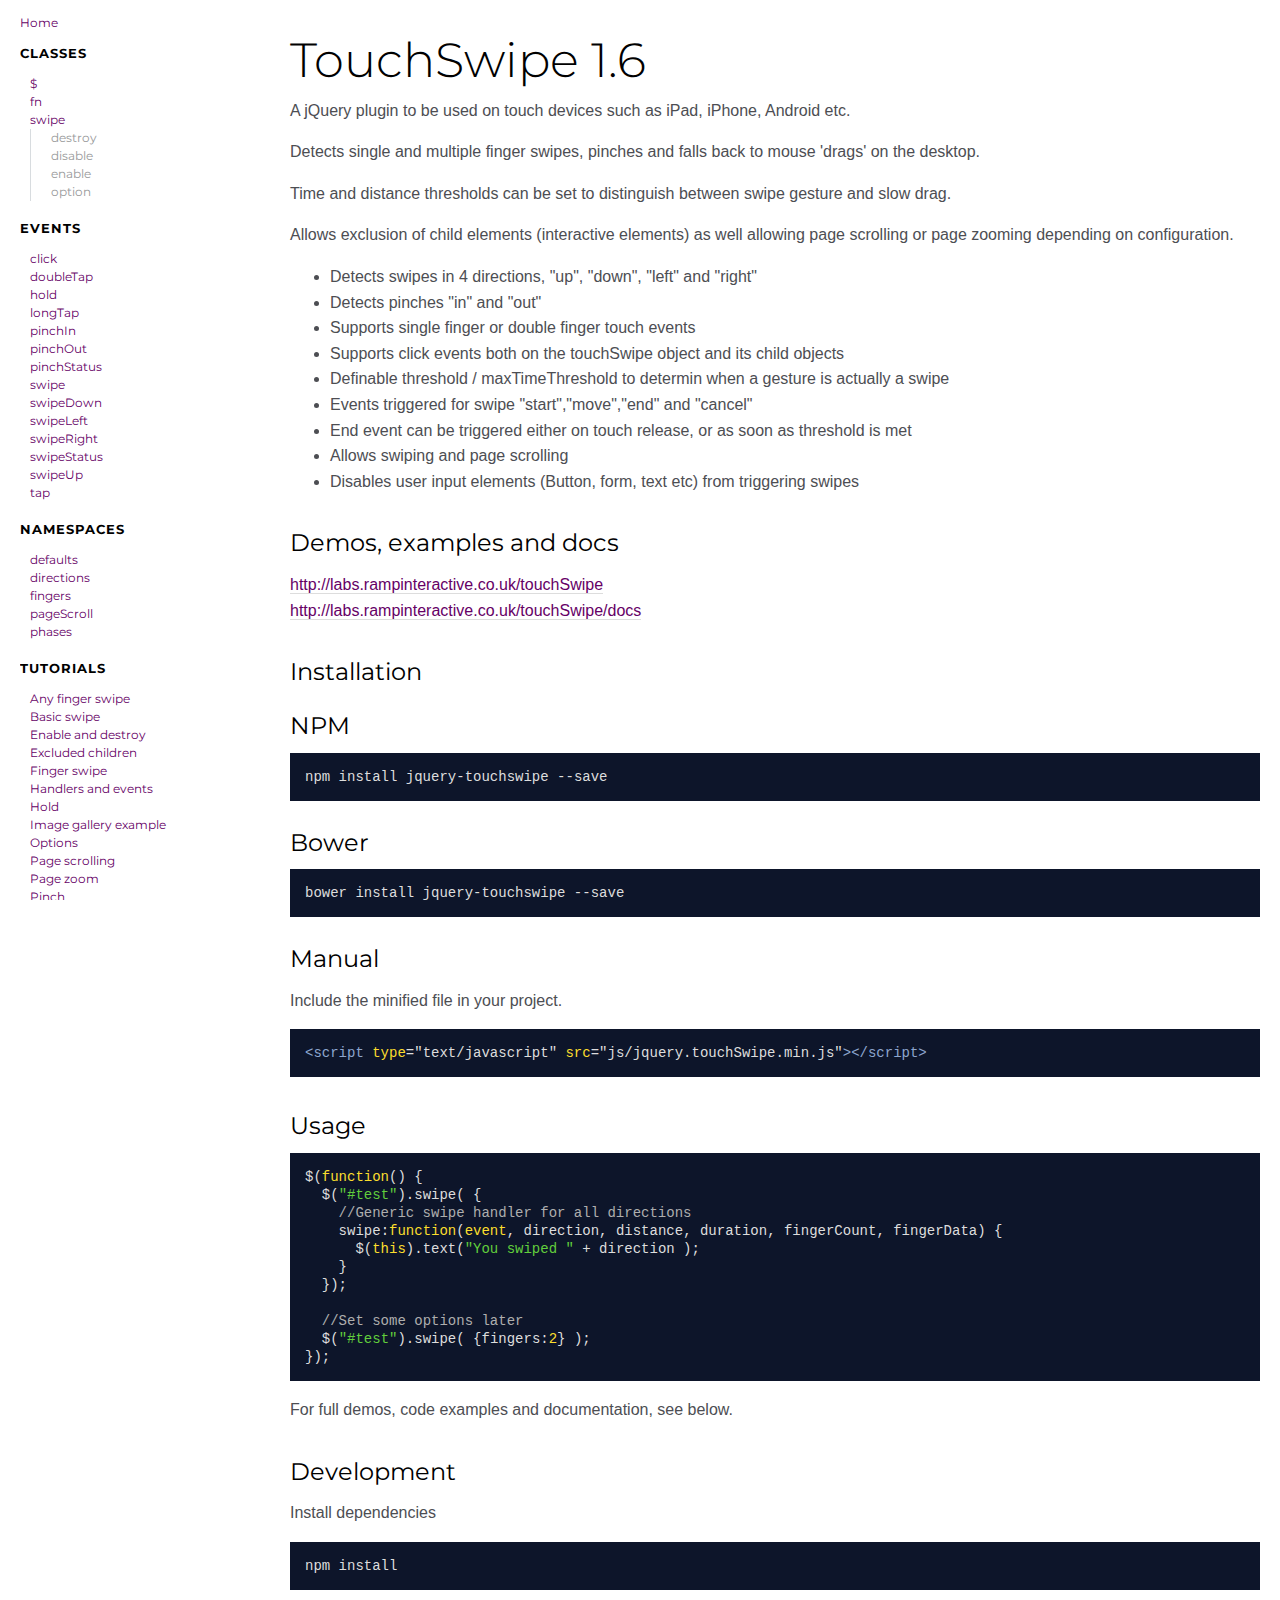
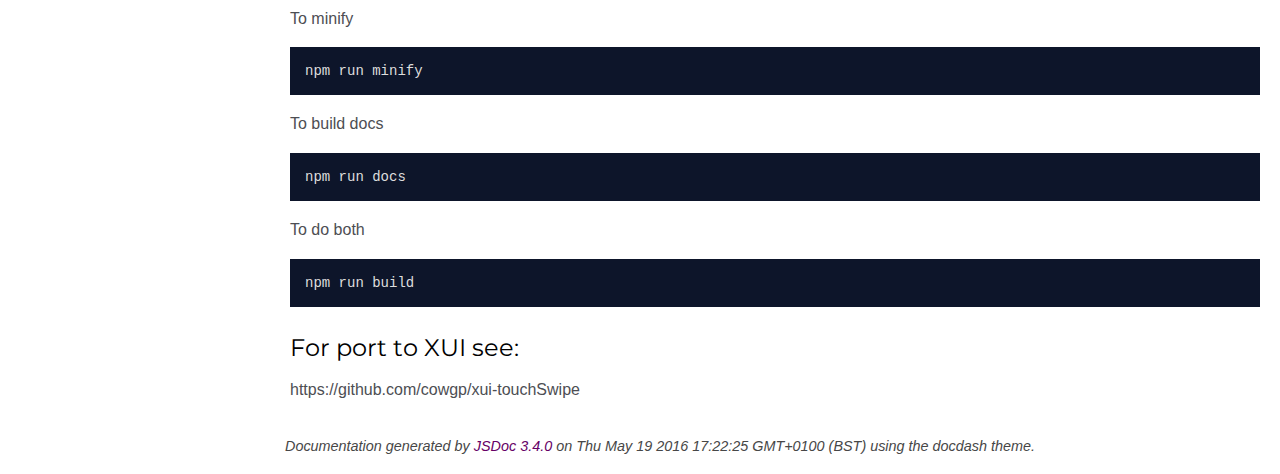
<file: vendor/jquery-touchswipe/docs/index.html>
<!DOCTYPE html>
<html lang="en">
<head>
    <meta charset="utf-8">
    <title>Home - Documentation</title>

    <script src="scripts/prettify/prettify.js"></script>
    <script src="scripts/prettify/lang-css.js"></script>
    <!--[if lt IE 9]>
      <script src="//html5shiv.googlecode.com/svn/trunk/html5.js"></script>
    <![endif]-->
    <link type="text/css" rel="stylesheet" href="https://code.ionicframework.com/ionicons/2.0.1/css/ionicons.min.css">
    <link type="text/css" rel="stylesheet" href="styles/prettify.css">
    <link type="text/css" rel="stylesheet" href="styles/jsdoc.css">
</head>
<body>

<input type="checkbox" id="nav-trigger" class="nav-trigger" />
<label for="nav-trigger" class="navicon-button x">
  <div class="navicon"></div>
</label>

<label for="nav-trigger" class="overlay"></label>

<nav>
    <h2><a href="index.html">Home</a></h2><h3>Classes</h3><ul><li><a href="$.html">$</a></li><li><a href="$.fn.html">fn</a></li><li><a href="$.fn.swipe.html">swipe</a><ul class='methods'><li data-type='method'><a href="$.fn.swipe.html#destroy">destroy</a></li><li data-type='method'><a href="$.fn.swipe.html#disable">disable</a></li><li data-type='method'><a href="$.fn.swipe.html#enable">enable</a></li><li data-type='method'><a href="$.fn.swipe.html#option">option</a></li></ul></li></ul><h3>Events</h3><ul><li><a href="$.fn.swipe.html#event:click">click</a></li><li><a href="$.fn.swipe.html#event:doubleTap">doubleTap</a></li><li><a href="$.fn.swipe.html#event:hold">hold</a></li><li><a href="$.fn.swipe.html#event:longTap">longTap</a></li><li><a href="$.fn.swipe.html#event:pinchIn">pinchIn</a></li><li><a href="$.fn.swipe.html#event:pinchOut">pinchOut</a></li><li><a href="$.fn.swipe.html#event:pinchStatus">pinchStatus</a></li><li><a href="$.fn.swipe.html#event:swipe">swipe</a></li><li><a href="$.fn.swipe.html#event:swipeDown">swipeDown</a></li><li><a href="$.fn.swipe.html#event:swipeLeft">swipeLeft</a></li><li><a href="$.fn.swipe.html#event:swipeRight">swipeRight</a></li><li><a href="$.fn.swipe.html#event:swipeStatus">swipeStatus</a></li><li><a href="$.fn.swipe.html#event:swipeUp">swipeUp</a></li><li><a href="$.fn.swipe.html#event:tap">tap</a></li></ul><h3>Namespaces</h3><ul><li><a href="$.fn.swipe.defaults.html">defaults</a></li><li><a href="$.fn.swipe.directions.html">directions</a></li><li><a href="$.fn.swipe.fingers.html">fingers</a></li><li><a href="$.fn.swipe.pageScroll.html">pageScroll</a></li><li><a href="$.fn.swipe.phases.html">phases</a></li></ul><h3>Tutorials</h3><ul><li><a href="tutorial-Any_finger_swipe.html">Any finger swipe</a></li><li><a href="tutorial-Basic_swipe.html">Basic swipe</a></li><li><a href="tutorial-Enable_and_destroy.html">Enable and destroy</a></li><li><a href="tutorial-Excluded_children.html">Excluded children</a></li><li><a href="tutorial-Finger_swipe.html">Finger swipe</a></li><li><a href="tutorial-Handlers_and_events.html">Handlers and events</a></li><li><a href="tutorial-Hold.html">Hold</a></li><li><a href="tutorial-Image_gallery_example.html">Image gallery example</a></li><li><a href="tutorial-Options.html">Options</a></li><li><a href="tutorial-Page_scrolling.html">Page scrolling</a></li><li><a href="tutorial-Page_zoom.html">Page zoom</a></li><li><a href="tutorial-Pinch.html">Pinch</a></li><li><a href="tutorial-Pinch_and_Swipe.html">Pinch and Swipe</a></li><li><a href="tutorial-Pinch_status.html">Pinch status</a></li><li><a href="tutorial-Single_swipe.html">Single swipe</a></li><li><a href="tutorial-Stop_propegation.html">Stop propegation</a></li><li><a href="tutorial-Swipe_status.html">Swipe status</a></li><li><a href="tutorial-Tap_vs_swipe.html">Tap vs swipe</a></li><li><a href="tutorial-Thresholds.html">Thresholds</a></li><li><a href="tutorial-Trigger_handlers.html">Trigger handlers</a></li><li><a href="tutorial-index_.html">index</a></li></ul>
</nav>

<div id="main">
    

    



    









    


    <section class="readme">
        <article><h1>TouchSwipe 1.6</h1><p>A jQuery plugin to be used on touch devices such as iPad, iPhone, Android etc.</p>
<p>Detects single and multiple finger swipes, pinches and falls back to mouse 'drags' on the desktop.</p>
<p>Time and distance thresholds can be set to distinguish between swipe gesture and slow drag.</p>
<p>Allows exclusion of child elements (interactive elements) as well allowing page scrolling or page zooming depending on configuration.</p>
<ul>
<li>Detects swipes in 4 directions, &quot;up&quot;, &quot;down&quot;, &quot;left&quot; and &quot;right&quot;</li>
<li>Detects pinches &quot;in&quot; and &quot;out&quot;</li>
<li>Supports single finger or double finger touch events</li>
<li>Supports click events both on the touchSwipe object and its child objects</li>
<li>Definable threshold / maxTimeThreshold to determin when a gesture is actually a swipe</li>
<li>Events triggered for swipe &quot;start&quot;,&quot;move&quot;,&quot;end&quot; and &quot;cancel&quot;</li>
<li>End event can be triggered either on touch release, or as soon as threshold is met</li>
<li>Allows swiping and page scrolling</li>
<li>Disables user input elements (Button, form, text etc) from triggering swipes</li>
</ul>
<h2>Demos, examples and docs</h2><p><a href="http://labs.rampinteractive.co.uk/touchSwipe">http://labs.rampinteractive.co.uk/touchSwipe</a><br><a href="http://labs.rampinteractive.co.uk/touchSwipe/docs">http://labs.rampinteractive.co.uk/touchSwipe/docs</a></p>
<h2>Installation</h2><h3>NPM</h3><pre class="prettyprint source lang-bash"><code>npm install jquery-touchswipe --save</code></pre><h3>Bower</h3><pre class="prettyprint source lang-bash"><code>bower install jquery-touchswipe --save</code></pre><h3>Manual</h3><p>Include the minified file in your project.</p>
<pre class="prettyprint source lang-html"><code>&lt;script type=&quot;text/javascript&quot; src=&quot;js/jquery.touchSwipe.min.js&quot;>&lt;/script></code></pre><h2>Usage</h2><pre class="prettyprint source lang-javascript"><code>$(function() {
  $(&quot;#test&quot;).swipe( {
    //Generic swipe handler for all directions
    swipe:function(event, direction, distance, duration, fingerCount, fingerData) {
      $(this).text(&quot;You swiped &quot; + direction );  
    }
  });

  //Set some options later
  $(&quot;#test&quot;).swipe( {fingers:2} );
});</code></pre><p>For full demos, code examples and documentation, see below.</p>
<h2>Development</h2><p>Install dependencies</p>
<pre class="prettyprint source lang-bash"><code>npm install</code></pre><p>To minify</p>
<pre class="prettyprint source lang-bash"><code>npm run minify</code></pre><p>To build docs</p>
<pre class="prettyprint source lang-bash"><code>npm run docs</code></pre><p>To do both</p>
<pre class="prettyprint source lang-bash"><code>npm run build</code></pre><h3>For port to XUI see:</h3><p>https://github.com/cowgp/xui-touchSwipe</p></article>
    </section>






</div>

<br class="clear">

<footer>
    Documentation generated by <a href="https://github.com/jsdoc3/jsdoc">JSDoc 3.4.0</a> on Thu May 19 2016 17:22:25 GMT+0100 (BST) using the docdash theme.
</footer>

<script>prettyPrint();</script>
<script src="scripts/linenumber.js"></script>
</body>
</html>
</file>
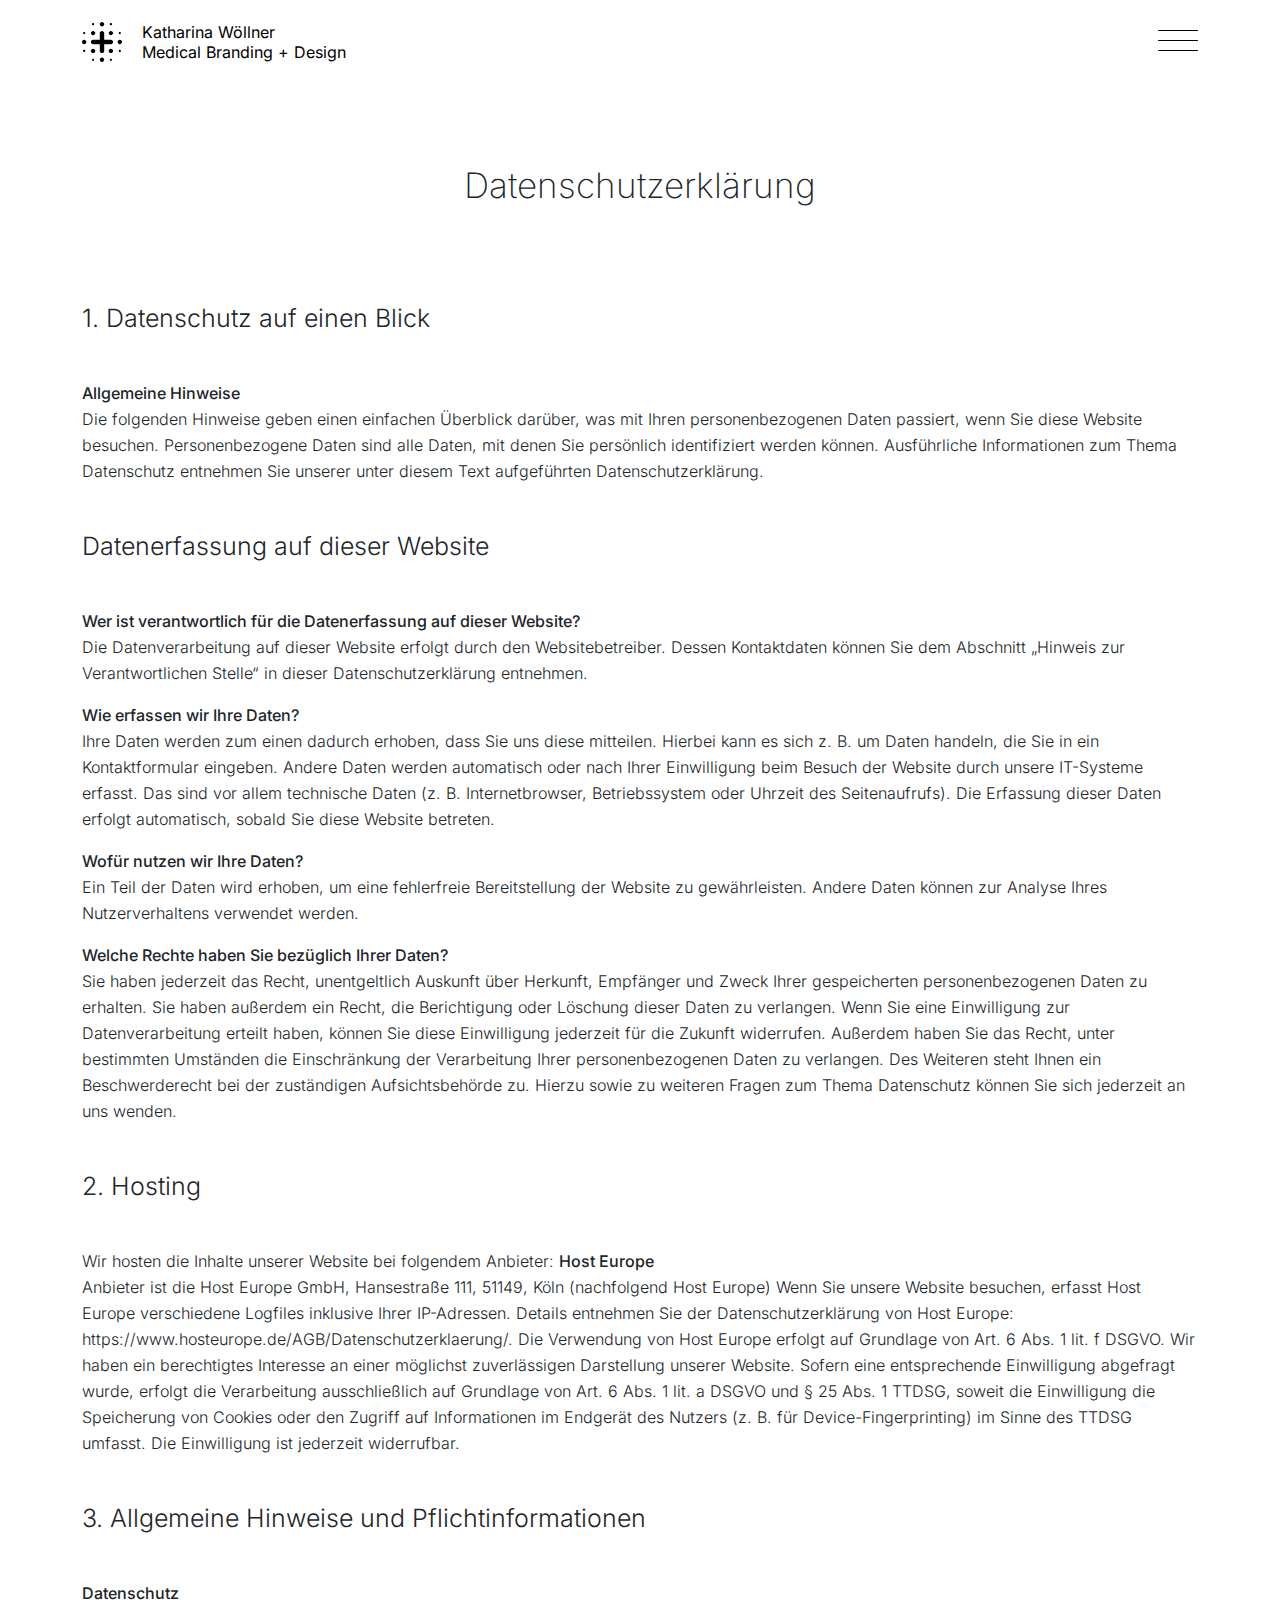
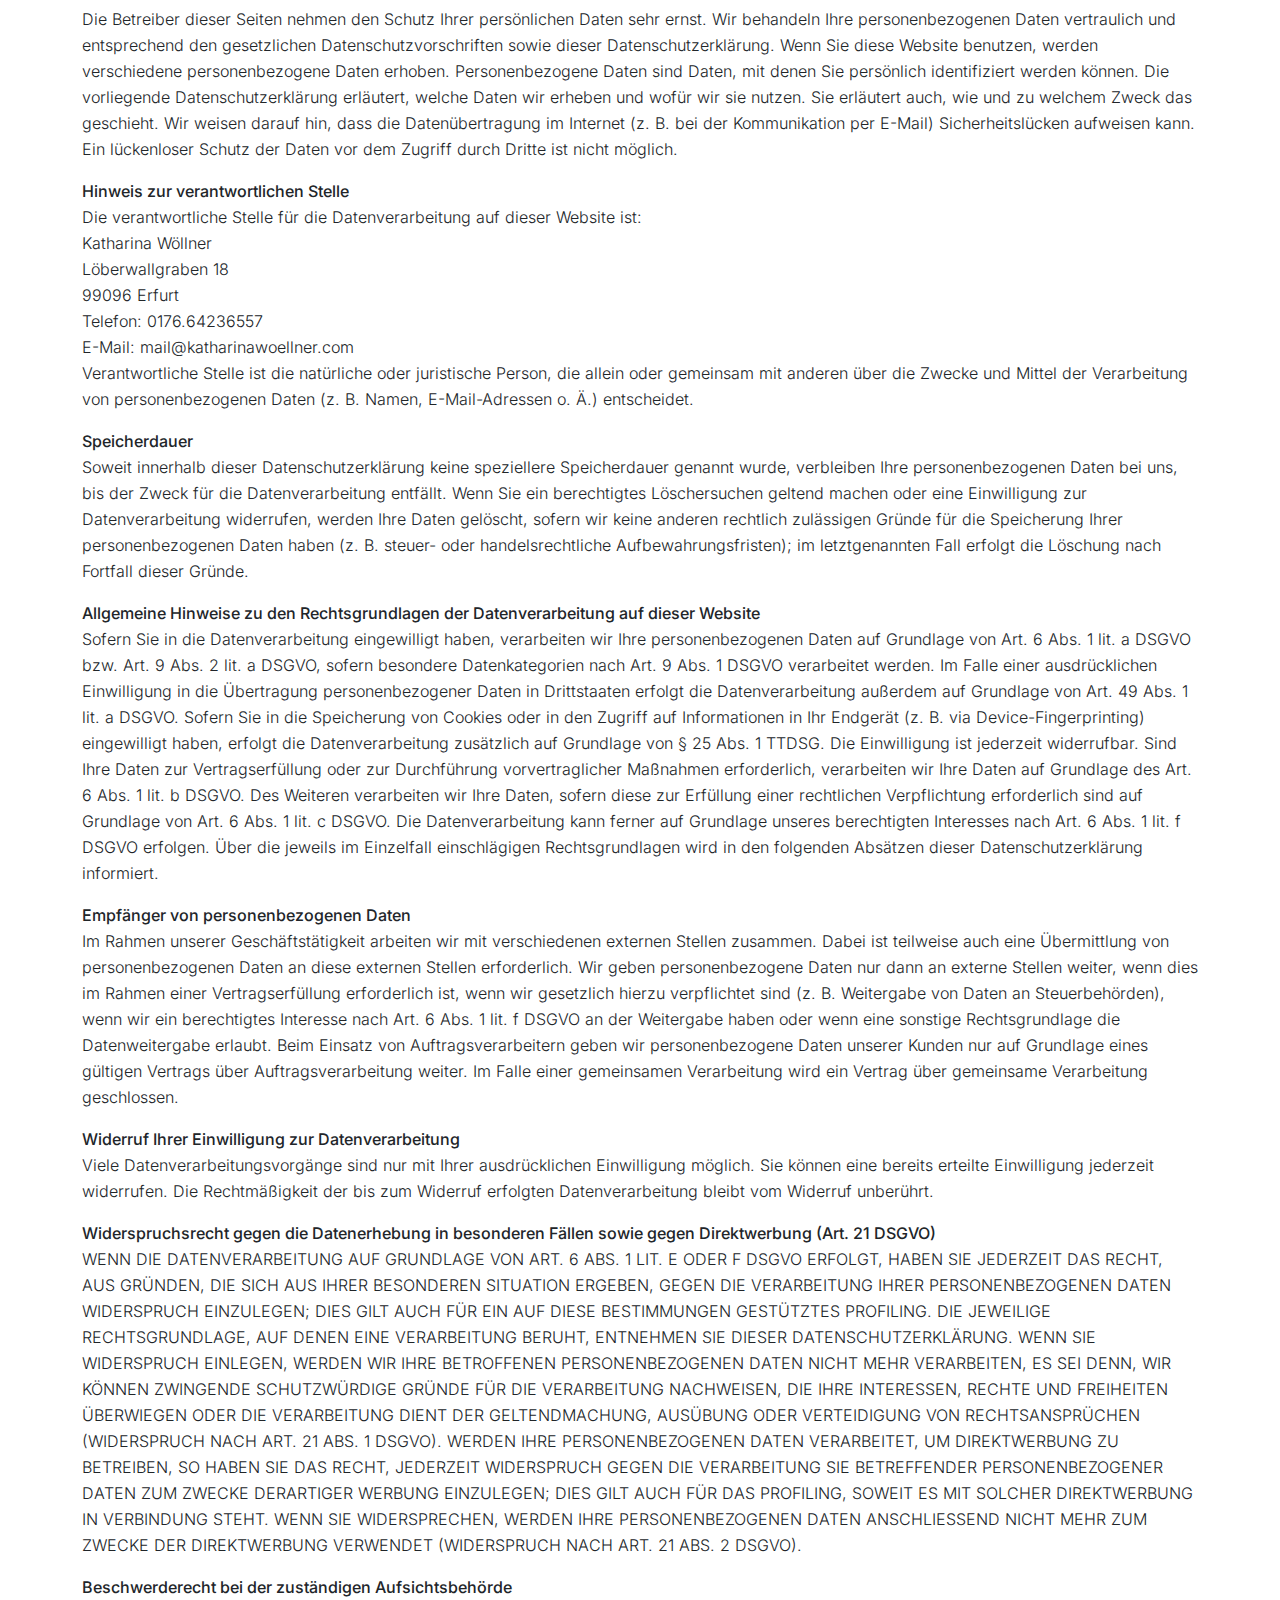
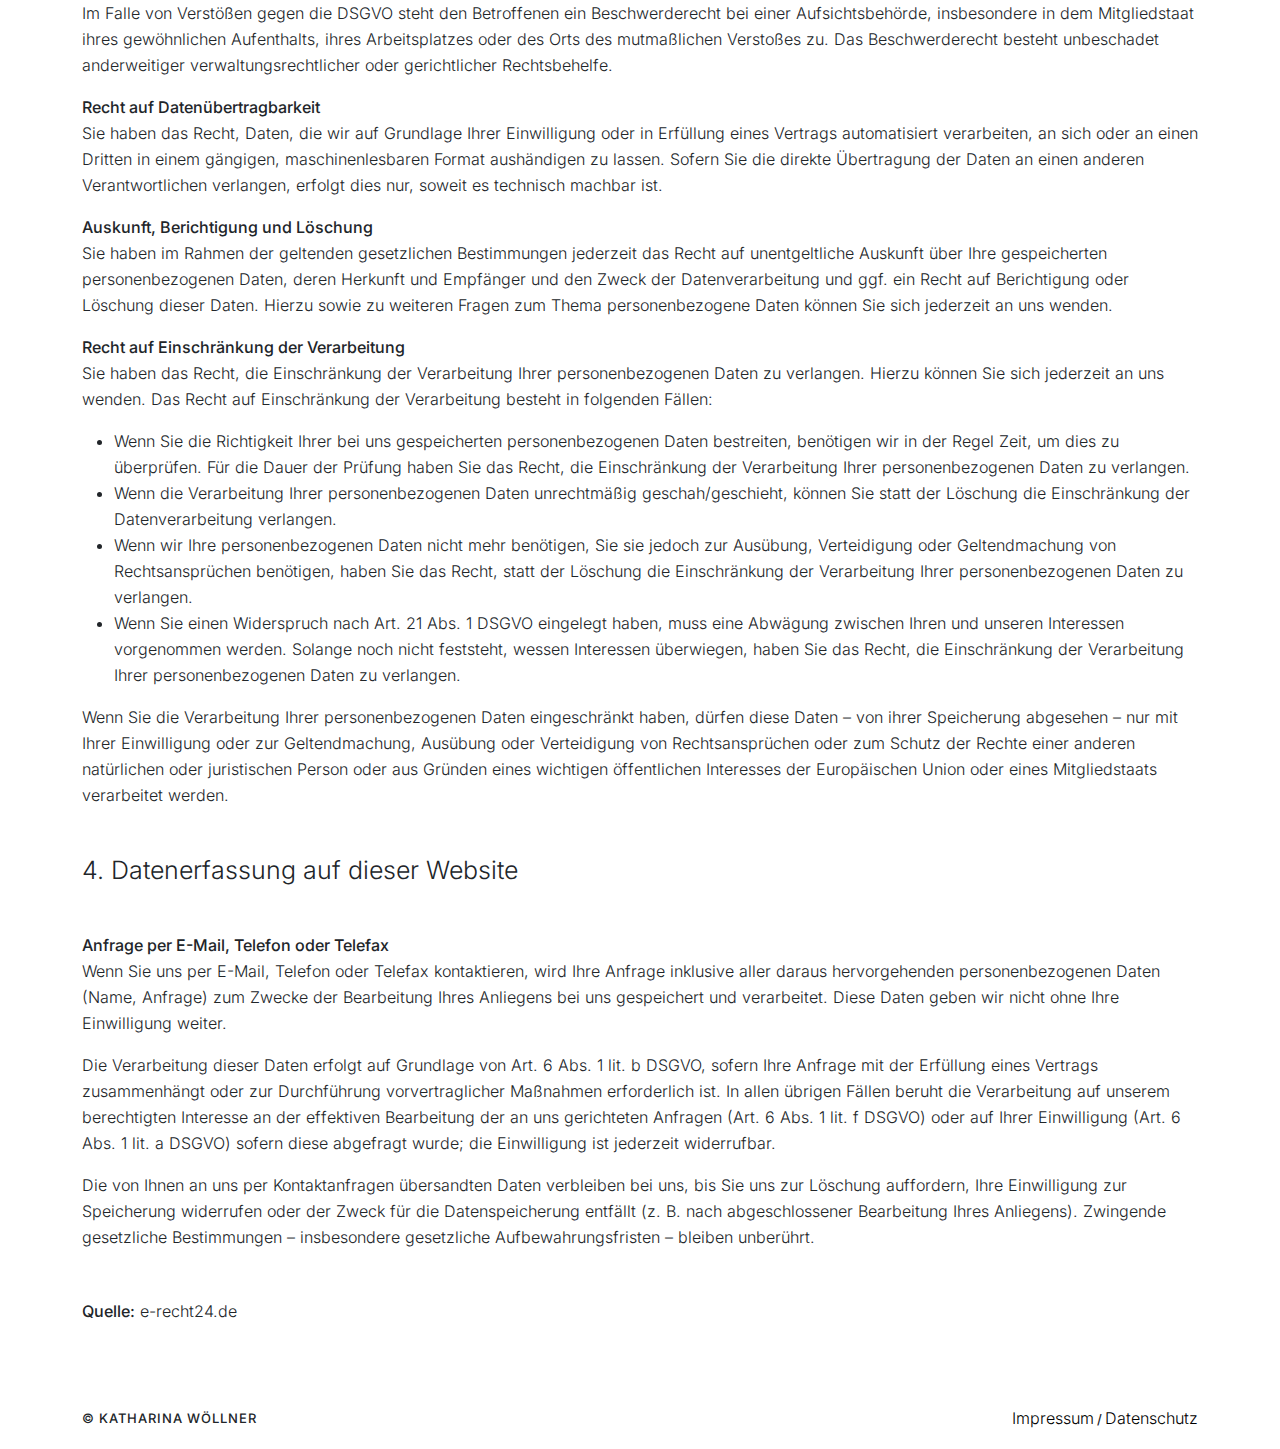
<file: datenschutz.html>
<!DOCTYPE html>
<html lang="de">
<head>
    <title>Katharina Wöllner | Medical Branding + Design für Ärzte, medizinische Praxen & Unternehmen im Gesundheitswesen</title>
    <meta http-equiv="content-type" content="text/html; charset=utf-8">
    <meta name="viewport" content="width=device-width, initial-scale=1.0">
    <meta name="description" content="Als erfahrene Kommunikationsdesignerin und Art Directorin mit Fokus auf Medical Branding und Design, bin ich darauf spezialisiert, hochwertige visuelle Identitäten und Designlösungen für Ärzte, medizinische Praxen und Unternehmen im Gesundheitswesen zu entwickeln. Von der individuellen Gestaltung Ihres Logos bis hin zur Schaffung eines konsistenten Corporate Designs und intuitiven Webseiten, biete ich einen ganzheitlichen Ansatz, der die Einzigartigkeit Ihrer medizinische Marke herausstellt, Vertrauen aufbaut und Ihre Fachkompetenz unterstreicht.">
    <meta name="robots" content="index,follow">
    <meta property="og:title" content="Katharina Wöllner | Medical Branding + Design für Ärzte, medizinische Praxen & Unternehmen im Gesundheitswesen">
    <meta property="og:description" content="Als erfahrene Kommunikationsdesignerin und Art Directorin mit Fokus auf Medical Branding und Design, bin ich darauf spezialisiert, hochwertige visuelle Identitäten und Designlösungen für Ärzte, medizinische Praxen und Unternehmen im Gesundheitswesen zu entwickeln. Von der individuellen Gestaltung Ihres Logos bis hin zur Schaffung eines konsistenten Corporate Designs und intuitiven Webseiten, biete ich einen ganzheitlichen Ansatz, der die Einzigartigkeit Ihrer medizinische Marke herausstellt, Vertrauen aufbaut und Ihre Fachkompetenz unterstreicht.">
    <meta property="og:image" content="https://www.katharinawoellner.com/assets/images/katharina-woellner-fb.jpg">
    <meta property="og:type" content="website">
    <meta property="og:url" content="https://www.katharinawoellner.com">
    <link rel="stylesheet" href="vendor/bootstrap/css/bootstrap.min.css">
    <link rel="stylesheet" href="assets/styles/custom.css">
    <link rel="apple-touch-icon" sizes="57x57" href="assets/images/icons/apple-icon-57x57.png">
    <link rel="apple-touch-icon" sizes="60x60" href="assets/images/icons/apple-icon-60x60.png">
    <link rel="apple-touch-icon" sizes="72x72" href="assets/images/icons/apple-icon-72x72.png">
    <link rel="apple-touch-icon" sizes="76x76" href="assets/images/icons/apple-icon-76x76.png">
    <link rel="apple-touch-icon" sizes="114x114" href="assets/images/icons/apple-icon-114x114.png">
    <link rel="apple-touch-icon" sizes="120x120" href="assets/images/icons/apple-icon-120x120.png">
    <link rel="apple-touch-icon" sizes="144x144" href="assets/images/icons/apple-icon-144x144.png">
    <link rel="apple-touch-icon" sizes="152x152" href="assets/images/icons/apple-icon-152x152.png">
    <link rel="apple-touch-icon" sizes="180x180" href="assets/images/icons/apple-icon-180x180.png">
    <link rel="icon" type="image/png" sizes="192x192"  href="assets/images/icons/android-icon-192x192.png">
    <link rel="icon" type="image/png" sizes="32x32" href="assets/images/icons/favicon-32x32.png">
    <link rel="icon" type="image/png" sizes="96x96" href="assets/images/icons/favicon-96x96.png">
    <link rel="icon" type="image/png" sizes="16x16" href="assets/images/icons/favicon-16x16.png">
    <!--link rel="manifest" href="manifest.json"-->
    <meta name="msapplication-TileColor" content="#da532c">
    <meta name="msapplication-TileImage" content="assets/images/icons/ms-icon-144x144.png">
    <meta name="theme-color" content="#ffffff">
</head>
<body data-bs-spy="scroll" data-bs-offset="0" data-bs-target=".navbar-collapse" tabindex="0">

<article>
    <section id="header">
        <div class="container-fluid p-0 overflow-hidden">
            <nav id="navbar" class="navbar navbar-light position-relative">
                <div class="container">
                    <a href="index.html" class="navbar-brand mt-3">
                        <img src="assets/images/kw-logo.svg" height="40" alt="Logo">
                        <span class="d-none d-md-block">Katharina Wöllner<br>Medical Branding + Design</span>
                    </a>
                    <div class="d-flex justify-content-end mt-3">
                        <button class="navbar-toggler d-flex align-items-center collapsed" type="button" data-bs-toggle="collapse" data-bs-target="#navbar-collapse" aria-controls="navbar-collapse" aria-expanded="false" aria-label="Toggle navigation">
                            <input type="checkbox" id="hamburger" />
                            <label for="hamburger">
                                <span></span>
                                <span></span>
                                <span></span>
                            </label>
                        </button>
                        <div id="navbar-collapse" class="collapse navbar-collapse">
                            <div class="navbar-nav navbar-nav-scroll">
                                <a class="nav-link" href="index.html#header">Home</a>
                                <a class="nav-link" href="index.html#referenzen">Referenzen</a>
                                <a class="nav-link" href="index.html#leistungen">Leistungen</a>
                                <a class="nav-link" href="index.html#prozess">Prozess</a>
                                <a class="nav-link mb-4" href="index.html#kontakt">Kontakt</a>
                                <div class="d-flex flex-column flex-md-row">
                                    <a class="btn btn-outline-secondary d-block mt-4 mt-lg-5 mb-3 me-0 me-md-2" href="tel:+4917664236557">Anrufen</a>
                                    <a class="btn btn-outline-secondary btn-arrow d-block mt-md-4 mt-lg-5 mb-3 ms-0 ms-md-2" href="mailto:mail@katharinawoellner.com" target="_blank">E-Mail</a>
                                </div>
                            </div>
                        </div>
                    </div>
                </div>
            </nav>
        </div>
    </section>

    <section id="impressum">
        <div class="container">
            <div class="row my-5">
                <div class="col-12 my-5">
                    <h3>Datenschutzerklärung</h3>
                </div>
            </div>
            <div class="row my-5">
                <div class="col-12">
                    <h4 class="mb-5">1. Datenschutz auf einen Blick</h4>
                    <p>
                        <strong>Allgemeine Hinweise</strong><br>
                        Die folgenden Hinweise geben einen einfachen Überblick darüber, was mit Ihren personenbezogenen Daten passiert, wenn Sie diese Website besuchen. Personenbezogene Daten sind alle Daten, mit denen Sie persönlich identifiziert werden können. Ausführliche Informationen zum Thema Datenschutz entnehmen Sie unserer unter diesem Text aufgeführten Datenschutzerklärung.
                    </p>
                    <h4 class="my-5">Datenerfassung auf dieser Website</h4>
                    <p>
                        <strong>Wer ist verantwortlich für die Datenerfassung auf dieser Website?</strong><br>
                        Die Datenverarbeitung auf dieser Website erfolgt durch den Websitebetreiber. Dessen Kontaktdaten können Sie dem Abschnitt „Hinweis zur Verantwortlichen Stelle“ in dieser Datenschutzerklärung entnehmen.
                    </p>
                    <p>
                        <strong>Wie erfassen wir Ihre Daten?</strong><br>
                        Ihre Daten werden zum einen dadurch erhoben, dass Sie uns diese mitteilen. Hierbei kann es sich z. B. um Daten handeln, die Sie in ein Kontaktformular eingeben. Andere Daten werden automatisch oder nach Ihrer Einwilligung beim Besuch der Website durch unsere IT-Systeme erfasst. Das sind vor allem technische Daten (z. B. Internetbrowser, Betriebssystem oder Uhrzeit des Seitenaufrufs). Die Erfassung dieser Daten erfolgt automatisch, sobald Sie diese Website betreten.
                    </p>
                    <p>
                        <strong>Wofür nutzen wir Ihre Daten?</strong><br>
                        Ein Teil der Daten wird erhoben, um eine fehlerfreie Bereitstellung der Website zu gewährleisten. Andere
                        Daten können zur Analyse Ihres Nutzerverhaltens verwendet werden.
                    </p>
                    <p>
                        <strong>Welche Rechte haben Sie bezüglich Ihrer Daten?</strong><br>
                        Sie haben jederzeit das Recht, unentgeltlich Auskunft über Herkunft, Empfänger und Zweck Ihrer gespeicherten personenbezogenen Daten zu erhalten. Sie haben außerdem ein Recht, die Berichtigung oder Löschung dieser Daten zu verlangen. Wenn Sie eine Einwilligung zur Datenverarbeitung erteilt haben, können Sie diese Einwilligung jederzeit für die Zukunft widerrufen. Außerdem haben Sie das Recht, unter bestimmten Umständen die Einschränkung der Verarbeitung Ihrer personenbezogenen Daten zu verlangen. Des Weiteren steht Ihnen ein Beschwerderecht bei der zuständigen Aufsichtsbehörde zu. Hierzu sowie zu weiteren Fragen zum Thema Datenschutz können Sie sich jederzeit an uns wenden.
                    </p>
                    <h4 class="my-5">2. Hosting</h4>
                    <p>
                        Wir hosten die Inhalte unserer Website bei folgendem Anbieter: <strong>Host Europe</strong><br>
                        Anbieter ist die Host Europe GmbH, Hansestraße 111, 51149, Köln (nachfolgend Host Europe) Wenn Sie unsere Website besuchen, erfasst Host Europe verschiedene Logfiles inklusive Ihrer IP-Adressen. Details entnehmen Sie der Datenschutzerklärung von Host Europe: https://www.hosteurope.de/AGB/Datenschutzerklaerung/. Die Verwendung von Host Europe erfolgt auf Grundlage von Art. 6 Abs. 1 lit. f DSGVO. Wir haben ein berechtigtes Interesse an einer möglichst zuverlässigen Darstellung unserer Website. Sofern eine entsprechende Einwilligung abgefragt wurde, erfolgt die Verarbeitung ausschließlich auf Grundlage von Art. 6 Abs. 1 lit. a DSGVO und § 25 Abs. 1 TTDSG, soweit die Einwilligung die Speicherung von Cookies oder den Zugriff auf Informationen im Endgerät des Nutzers (z. B. für Device-Fingerprinting) im Sinne des TTDSG umfasst. Die Einwilligung ist jederzeit widerrufbar.
                    </p>
                    <h4 class="my-5">3. Allgemeine Hinweise und Pflichtinformationen</h4>
                    <p>
                        <strong>Datenschutz</strong><br>
                        Die Betreiber dieser Seiten nehmen den Schutz Ihrer persönlichen Daten sehr ernst. Wir behandeln Ihre personenbezogenen Daten vertraulich und entsprechend den gesetzlichen Datenschutzvorschriften sowie dieser Datenschutzerklärung. Wenn Sie diese Website benutzen, werden verschiedene personenbezogene Daten erhoben. Personenbezogene Daten sind Daten, mit denen Sie persönlich identifiziert werden können. Die vorliegende Datenschutzerklärung erläutert, welche Daten wir erheben und wofür wir sie nutzen. Sie erläutert auch, wie und zu welchem Zweck das geschieht. Wir weisen darauf hin, dass die Datenübertragung im Internet (z. B. bei der Kommunikation per E-Mail) Sicherheitslücken aufweisen kann. Ein lückenloser Schutz der Daten vor dem Zugriff durch Dritte ist nicht möglich.
                    </p>
                    <p>
                        <strong>Hinweis zur verantwortlichen Stelle</strong><br>
                        Die verantwortliche Stelle für die Datenverarbeitung auf dieser Website ist:<br>
                        Katharina Wöllner<br>
                        Löberwallgraben 18<br>
                        99096 Erfurt<br>
                        Telefon: 0176.64236557<br>
                        E-Mail: mail@katharinawoellner.com<br>
                        Verantwortliche Stelle ist die natürliche oder juristische Person, die allein oder gemeinsam mit anderen über die Zwecke und Mittel der Verarbeitung von personenbezogenen Daten (z. B. Namen, E-Mail-Adressen o. Ä.) entscheidet.
                    </p>
                    <p>
                        <strong>Speicherdauer</strong><br>
                        Soweit innerhalb dieser Datenschutzerklärung keine speziellere Speicherdauer genannt wurde, verbleiben Ihre personenbezogenen Daten bei uns, bis der Zweck für die Datenverarbeitung entfällt. Wenn Sie ein berechtigtes Löschersuchen geltend machen oder eine Einwilligung zur Datenverarbeitung widerrufen, werden Ihre Daten gelöscht, sofern wir keine anderen rechtlich zulässigen Gründe für die Speicherung Ihrer personenbezogenen Daten haben (z. B. steuer- oder handelsrechtliche Aufbewahrungsfristen); im letztgenannten Fall erfolgt die Löschung nach Fortfall dieser Gründe.
                    </p>
                    <p>
                        <strong>Allgemeine Hinweise zu den Rechtsgrundlagen der Datenverarbeitung auf dieser Website</strong><br>
                        Sofern Sie in die Datenverarbeitung eingewilligt haben, verarbeiten wir Ihre personenbezogenen Daten auf Grundlage von Art. 6 Abs. 1 lit. a DSGVO bzw. Art. 9 Abs. 2 lit. a DSGVO, sofern besondere Datenkategorien nach Art. 9 Abs. 1 DSGVO verarbeitet werden. Im Falle einer ausdrücklichen Einwilligung in die Übertragung personenbezogener Daten in Drittstaaten erfolgt die Datenverarbeitung außerdem auf Grundlage von Art. 49 Abs. 1 lit. a DSGVO. Sofern Sie in die Speicherung von Cookies oder in den Zugriff auf Informationen in Ihr Endgerät (z. B. via Device-Fingerprinting) eingewilligt haben, erfolgt die Datenverarbeitung zusätzlich auf Grundlage von § 25 Abs. 1 TTDSG. Die Einwilligung ist jederzeit widerrufbar. Sind Ihre Daten zur Vertragserfüllung oder zur Durchführung vorvertraglicher Maßnahmen erforderlich, verarbeiten wir Ihre Daten auf Grundlage des Art. 6 Abs. 1 lit. b DSGVO. Des Weiteren verarbeiten wir Ihre Daten, sofern diese zur Erfüllung einer rechtlichen Verpflichtung erforderlich sind auf Grundlage von Art. 6 Abs. 1 lit. c DSGVO. Die Datenverarbeitung kann ferner auf Grundlage unseres berechtigten Interesses nach Art. 6 Abs. 1 lit. f DSGVO erfolgen. Über die jeweils im Einzelfall einschlägigen Rechtsgrundlagen wird in den folgenden Absätzen dieser Datenschutzerklärung informiert.
                    </p>
                    <p>
                        <strong>Empfänger von personenbezogenen Daten</strong><br>
                        Im Rahmen unserer Geschäftstätigkeit arbeiten wir mit verschiedenen externen Stellen zusammen. Dabei ist teilweise auch eine Übermittlung von personenbezogenen Daten an diese externen Stellen erforderlich. Wir geben personenbezogene Daten nur dann an externe Stellen weiter, wenn dies im Rahmen einer Vertragserfüllung erforderlich ist, wenn wir gesetzlich hierzu verpflichtet sind (z. B. Weitergabe von Daten an Steuerbehörden), wenn wir ein berechtigtes Interesse nach Art. 6 Abs. 1 lit. f DSGVO an der Weitergabe haben oder wenn eine sonstige Rechtsgrundlage die Datenweitergabe erlaubt. Beim Einsatz von Auftragsverarbeitern geben wir personenbezogene Daten unserer Kunden nur auf Grundlage eines gültigen Vertrags über Auftragsverarbeitung weiter. Im Falle einer gemeinsamen Verarbeitung wird ein Vertrag über gemeinsame Verarbeitung geschlossen.
                    </p>
                    <p>
                        <strong>Widerruf Ihrer Einwilligung zur Datenverarbeitung</strong><br>
                        Viele Datenverarbeitungsvorgänge sind nur mit Ihrer ausdrücklichen Einwilligung möglich. Sie können eine bereits erteilte Einwilligung jederzeit widerrufen. Die Rechtmäßigkeit der bis zum Widerruf erfolgten Datenverarbeitung bleibt vom Widerruf unberührt.
                    </p>
                    <p>
                        <strong>Widerspruchsrecht gegen die Datenerhebung in besonderen Fällen sowie gegen Direktwerbung (Art. 21 DSGVO)</strong><br>
                        WENN DIE DATENVERARBEITUNG AUF GRUNDLAGE VON ART. 6 ABS. 1 LIT. E ODER F DSGVO ERFOLGT, HABEN SIE JEDERZEIT DAS RECHT, AUS GRÜNDEN, DIE SICH AUS IHRER BESONDEREN SITUATION ERGEBEN, GEGEN DIE VERARBEITUNG IHRER PERSONENBEZOGENEN DATEN WIDERSPRUCH EINZULEGEN; DIES GILT AUCH FÜR EIN AUF DIESE BESTIMMUNGEN GESTÜTZTES PROFILING. DIE JEWEILIGE RECHTSGRUNDLAGE, AUF DENEN EINE VERARBEITUNG BERUHT, ENTNEHMEN SIE DIESER DATENSCHUTZERKLÄRUNG. WENN SIE WIDERSPRUCH EINLEGEN, WERDEN WIR IHRE BETROFFENEN PERSONENBEZOGENEN DATEN NICHT MEHR VERARBEITEN, ES SEI DENN, WIR KÖNNEN ZWINGENDE SCHUTZWÜRDIGE GRÜNDE FÜR DIE VERARBEITUNG NACHWEISEN, DIE IHRE INTERESSEN, RECHTE UND FREIHEITEN ÜBERWIEGEN ODER DIE VERARBEITUNG DIENT DER GELTENDMACHUNG, AUSÜBUNG ODER VERTEIDIGUNG VON RECHTSANSPRÜCHEN (WIDERSPRUCH NACH ART. 21 ABS. 1 DSGVO). WERDEN IHRE PERSONENBEZOGENEN DATEN VERARBEITET, UM DIREKTWERBUNG ZU BETREIBEN, SO HABEN SIE DAS RECHT, JEDERZEIT WIDERSPRUCH GEGEN DIE VERARBEITUNG SIE BETREFFENDER PERSONENBEZOGENER DATEN ZUM ZWECKE DERARTIGER WERBUNG EINZULEGEN; DIES GILT AUCH FÜR DAS PROFILING, SOWEIT ES MIT SOLCHER DIREKTWERBUNG IN VERBINDUNG STEHT. WENN SIE WIDERSPRECHEN, WERDEN IHRE PERSONENBEZOGENEN DATEN ANSCHLIESSEND NICHT MEHR ZUM ZWECKE DER DIREKTWERBUNG VERWENDET (WIDERSPRUCH NACH ART. 21 ABS. 2 DSGVO).
                    </p>
                    <p>
                        <strong>Beschwerderecht bei der zuständigen Aufsichtsbehörde</strong><br>
                        Im Falle von Verstößen gegen die DSGVO steht den Betroffenen ein Beschwerderecht bei einer Aufsichtsbehörde, insbesondere in dem Mitgliedstaat ihres gewöhnlichen Aufenthalts, ihres Arbeitsplatzes oder des Orts des mutmaßlichen Verstoßes zu. Das Beschwerderecht besteht unbeschadet anderweitiger verwaltungsrechtlicher oder gerichtlicher Rechtsbehelfe.
                    </p>
                    <p>
                        <strong>Recht auf Datenübertragbarkeit</strong><br>
                        Sie haben das Recht, Daten, die wir auf Grundlage Ihrer Einwilligung oder in Erfüllung eines Vertrags automatisiert verarbeiten, an sich oder an einen Dritten in einem gängigen, maschinenlesbaren Format aushändigen zu lassen. Sofern Sie die direkte Übertragung der Daten an einen anderen Verantwortlichen verlangen, erfolgt dies nur, soweit es technisch machbar ist.
                    </p>
                    <p>
                        <strong>Auskunft, Berichtigung und Löschung</strong><br>
                        Sie haben im Rahmen der geltenden gesetzlichen Bestimmungen jederzeit das Recht auf unentgeltliche Auskunft über Ihre gespeicherten personenbezogenen Daten, deren Herkunft und Empfänger und den Zweck der Datenverarbeitung und ggf. ein Recht auf Berichtigung oder Löschung dieser Daten. Hierzu sowie zu weiteren Fragen zum Thema personenbezogene Daten können Sie sich jederzeit an uns wenden.
                    </p>
                    <p>
                        <strong>Recht auf Einschränkung der Verarbeitung</strong><br>
                        Sie haben das Recht, die Einschränkung der Verarbeitung Ihrer personenbezogenen Daten zu verlangen. Hierzu können Sie sich jederzeit an uns wenden. Das Recht auf Einschränkung der Verarbeitung besteht in folgenden Fällen:
                    </p>
                    <ul>
                        <li>Wenn Sie die Richtigkeit Ihrer bei uns gespeicherten personenbezogenen Daten bestreiten, benötigen wir in der Regel Zeit, um dies zu überprüfen. Für die Dauer der Prüfung haben Sie das Recht, die Einschränkung der Verarbeitung Ihrer personenbezogenen Daten zu verlangen.</li>
                        <li>Wenn die Verarbeitung Ihrer personenbezogenen Daten unrechtmäßig geschah/geschieht, können Sie statt der Löschung die Einschränkung der Datenverarbeitung verlangen.</li>
                        <li>Wenn wir Ihre personenbezogenen Daten nicht mehr benötigen, Sie sie jedoch zur Ausübung, Verteidigung oder Geltendmachung von Rechtsansprüchen benötigen, haben Sie das Recht, statt der Löschung die Einschränkung der Verarbeitung Ihrer personenbezogenen Daten zu verlangen.</li>
                        <li>Wenn Sie einen Widerspruch nach Art. 21 Abs. 1 DSGVO eingelegt haben, muss eine Abwägung zwischen Ihren und unseren Interessen vorgenommen werden. Solange noch nicht feststeht, wessen Interessen überwiegen, haben Sie das Recht, die Einschränkung der Verarbeitung Ihrer personenbezogenen Daten zu verlangen.</li>
                    </ul>
                    <p>Wenn Sie die Verarbeitung Ihrer personenbezogenen Daten eingeschränkt haben, dürfen diese Daten – von ihrer Speicherung abgesehen – nur mit Ihrer Einwilligung oder zur Geltendmachung, Ausübung oder Verteidigung von Rechtsansprüchen oder zum Schutz der Rechte einer anderen natürlichen oder juristischen Person oder aus Gründen eines wichtigen öffentlichen Interesses der Europäischen Union oder eines Mitgliedstaats verarbeitet werden.</p>
                    <h4 class="my-5">4. Datenerfassung auf dieser Website</h4>
                    <p>
                        <strong>Anfrage per E-Mail, Telefon oder Telefax</strong><br>
                        Wenn Sie uns per E-Mail, Telefon oder Telefax kontaktieren, wird Ihre Anfrage inklusive aller daraus hervorgehenden personenbezogenen Daten (Name, Anfrage) zum Zwecke der Bearbeitung Ihres Anliegens bei uns gespeichert und verarbeitet. Diese Daten geben wir nicht ohne Ihre Einwilligung weiter.
                    </p>
                    <p>
                        Die Verarbeitung dieser Daten erfolgt auf Grundlage von Art. 6 Abs. 1 lit. b DSGVO, sofern Ihre Anfrage mit der Erfüllung eines Vertrags zusammenhängt oder zur Durchführung vorvertraglicher Maßnahmen erforderlich ist. In allen übrigen Fällen beruht die Verarbeitung auf unserem berechtigten Interesse an der effektiven Bearbeitung der an uns gerichteten Anfragen (Art. 6 Abs. 1 lit. f DSGVO) oder auf Ihrer Einwilligung (Art. 6 Abs. 1 lit. a DSGVO) sofern diese abgefragt wurde; die Einwilligung ist jederzeit widerrufbar.
                    </p>
                    <p>
                        Die von Ihnen an uns per Kontaktanfragen übersandten Daten verbleiben bei uns, bis Sie uns zur Löschung auffordern, Ihre Einwilligung zur Speicherung widerrufen oder der Zweck für die Datenspeicherung entfällt (z. B. nach abgeschlossener Bearbeitung Ihres Anliegens). Zwingende gesetzliche Bestimmungen – insbesondere gesetzliche Aufbewahrungsfristen – bleiben unberührt.
                    </p>
                    <p class="mt-5">
                        <strong>Quelle:</strong> e-recht24.de
                    </p>
                </div>
            </div>
        </div>
    </section>
</article>

<footer>
    <div class="container">
        <div class="row ">
            <div class="col-12 col-md-6 d-none d-md-block">
                <p class="my-0 text-uppercase">&copy; Katharina Wöllner</p>
            </div>
            <div class="col-12 col-md-6 text-center text-md-end">
                <p class="my-0"><a href="impressum.html">Impressum</a> / <a href="datenschutz.html">Datenschutz</a></p>
            </div>
        </div>
    </div>
</footer>

<script type="text/javascript" src="vendor/jquery/dist/jquery.min.js"></script>
<script type="text/javascript" src="vendor/bootstrap/js/bootstrap.min.js"></script>
</body>
</html>
</file>
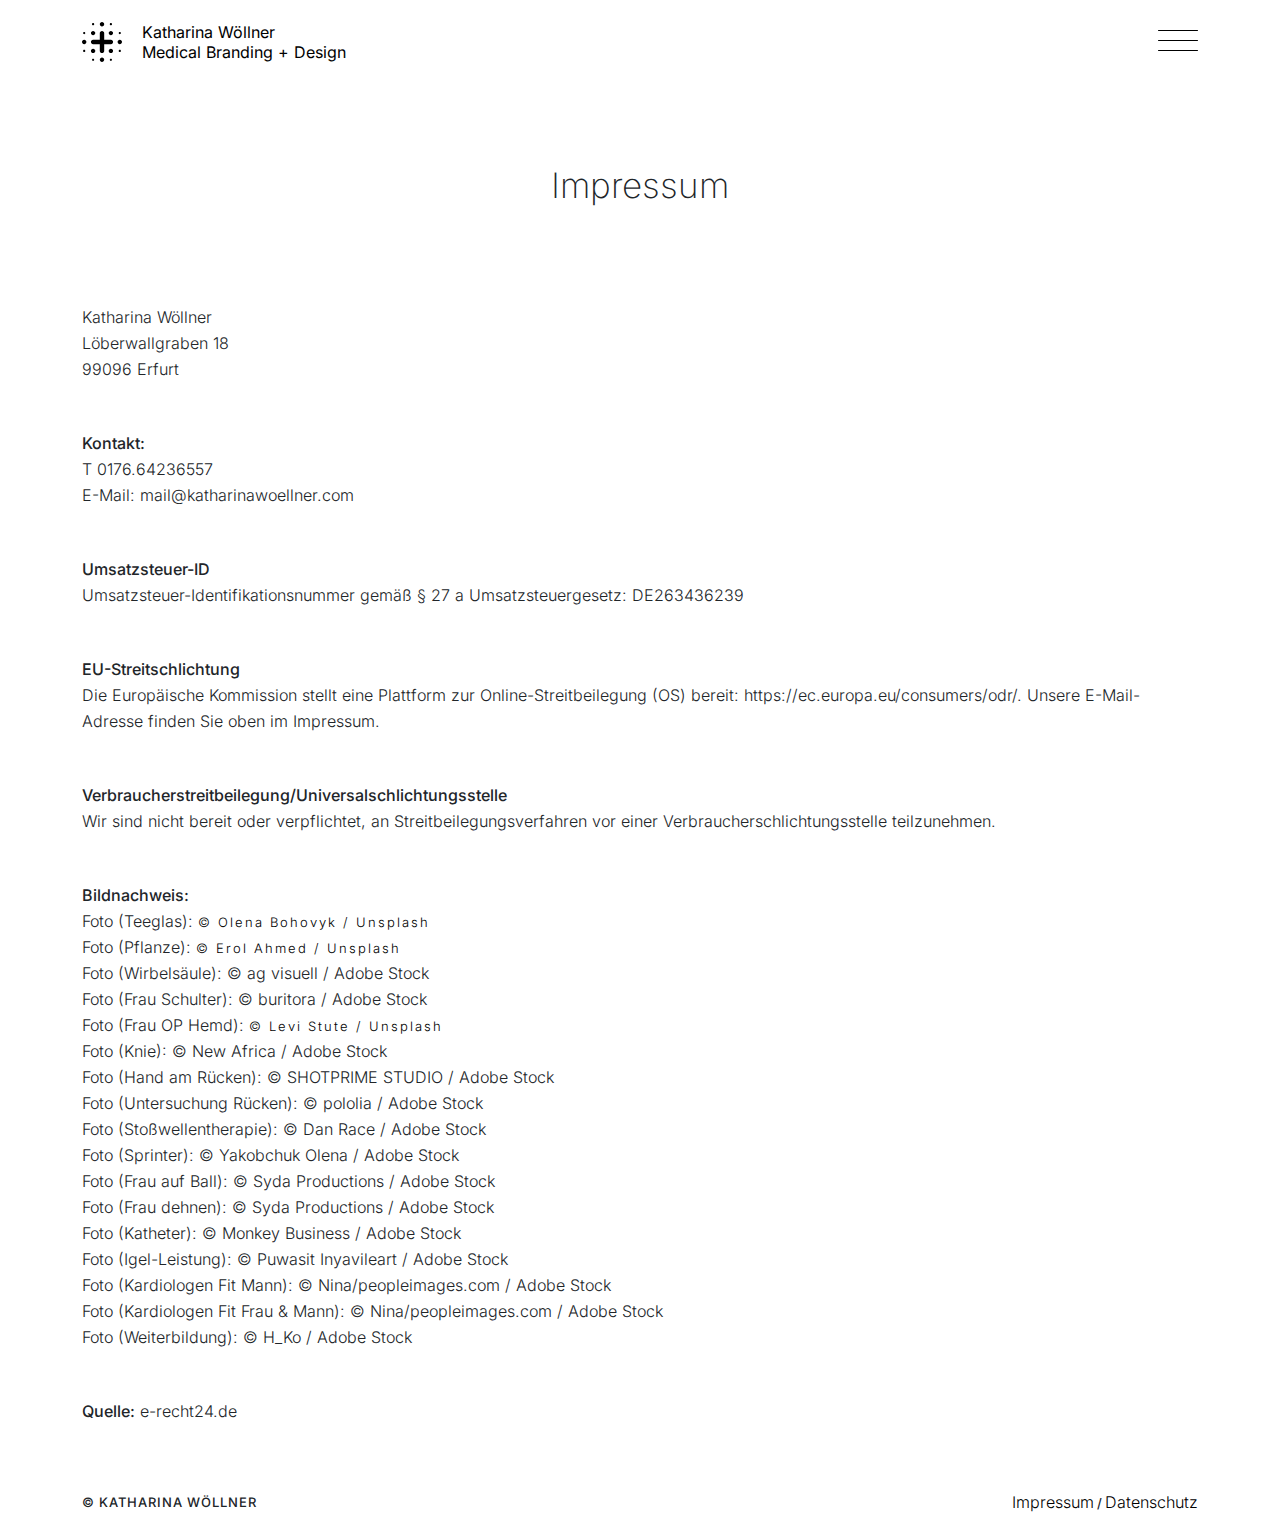
<file: impressum.html>
<!DOCTYPE html>
<html lang="de">
<head>
    <title>Katharina Wöllner | Medical Branding + Design für Ärzte, medizinische Praxen & Unternehmen im Gesundheitswesen</title>
    <meta http-equiv="content-type" content="text/html; charset=utf-8">
    <meta name="viewport" content="width=device-width, initial-scale=1.0">
    <meta name="description" content="Als erfahrene Kommunikationsdesignerin und Art Directorin mit Fokus auf Medical Branding und Design, bin ich darauf spezialisiert, hochwertige visuelle Identitäten und Designlösungen für Ärzte, medizinische Praxen und Unternehmen im Gesundheitswesen zu entwickeln. Von der individuellen Gestaltung Ihres Logos bis hin zur Schaffung eines konsistenten Corporate Designs und intuitiven Webseiten, biete ich einen ganzheitlichen Ansatz, der die Einzigartigkeit Ihrer medizinische Marke herausstellt, Vertrauen aufbaut und Ihre Fachkompetenz unterstreicht.">
    <meta name="robots" content="index,follow">
    <meta property="og:title" content="Katharina Wöllner | Medical Branding + Design für Ärzte, medizinische Praxen & Unternehmen im Gesundheitswesen">
    <meta property="og:description" content="Als erfahrene Kommunikationsdesignerin und Art Directorin mit Fokus auf Medical Branding und Design, bin ich darauf spezialisiert, hochwertige visuelle Identitäten und Designlösungen für Ärzte, medizinische Praxen und Unternehmen im Gesundheitswesen zu entwickeln. Von der individuellen Gestaltung Ihres Logos bis hin zur Schaffung eines konsistenten Corporate Designs und intuitiven Webseiten, biete ich einen ganzheitlichen Ansatz, der die Einzigartigkeit Ihrer medizinische Marke herausstellt, Vertrauen aufbaut und Ihre Fachkompetenz unterstreicht.">
    <meta property="og:image" content="https://www.katharinawoellner.com/assets/images/katharina-woellner-fb.jpg">
    <meta property="og:type" content="website">
    <meta property="og:url" content="https://www.katharinawoellner.com">
    <link rel="stylesheet" href="vendor/bootstrap/css/bootstrap.min.css">
    <link rel="stylesheet" href="assets/styles/custom.css">
    <link rel="apple-touch-icon" sizes="57x57" href="assets/images/icons/apple-icon-57x57.png">
    <link rel="apple-touch-icon" sizes="60x60" href="assets/images/icons/apple-icon-60x60.png">
    <link rel="apple-touch-icon" sizes="72x72" href="assets/images/icons/apple-icon-72x72.png">
    <link rel="apple-touch-icon" sizes="76x76" href="assets/images/icons/apple-icon-76x76.png">
    <link rel="apple-touch-icon" sizes="114x114" href="assets/images/icons/apple-icon-114x114.png">
    <link rel="apple-touch-icon" sizes="120x120" href="assets/images/icons/apple-icon-120x120.png">
    <link rel="apple-touch-icon" sizes="144x144" href="assets/images/icons/apple-icon-144x144.png">
    <link rel="apple-touch-icon" sizes="152x152" href="assets/images/icons/apple-icon-152x152.png">
    <link rel="apple-touch-icon" sizes="180x180" href="assets/images/icons/apple-icon-180x180.png">
    <link rel="icon" type="image/png" sizes="192x192"  href="assets/images/icons/android-icon-192x192.png">
    <link rel="icon" type="image/png" sizes="32x32" href="assets/images/icons/favicon-32x32.png">
    <link rel="icon" type="image/png" sizes="96x96" href="assets/images/icons/favicon-96x96.png">
    <link rel="icon" type="image/png" sizes="16x16" href="assets/images/icons/favicon-16x16.png">
    <!--link rel="manifest" href="manifest.json"-->
    <meta name="msapplication-TileColor" content="#da532c">
    <meta name="msapplication-TileImage" content="assets/images/icons/ms-icon-144x144.png">
    <meta name="theme-color" content="#ffffff">
</head>
<body data-bs-spy="scroll" data-bs-offset="0" data-bs-target=".navbar-collapse" tabindex="0">

<article>
    <section id="header">
        <div class="container-fluid p-0 overflow-hidden">
            <nav id="navbar" class="navbar navbar-light position-relative">
                <div class="container">
                    <a href="index.html" class="navbar-brand mt-3">
                        <img src="assets/images/kw-logo.svg" height="40" alt="Logo">
                        <span class="d-none d-md-block">Katharina Wöllner<br>Medical Branding + Design</span>
                    </a>
                    <div class="d-flex justify-content-end mt-3">
                        <button class="navbar-toggler d-flex align-items-center collapsed" type="button" data-bs-toggle="collapse" data-bs-target="#navbar-collapse" aria-controls="navbar-collapse" aria-expanded="false" aria-label="Toggle navigation">
                            <input type="checkbox" id="hamburger" />
                            <label for="hamburger">
                                <span></span>
                                <span></span>
                                <span></span>
                            </label>
                        </button>
                        <div id="navbar-collapse" class="collapse navbar-collapse">
                            <div class="navbar-nav navbar-nav-scroll">
                                <a class="nav-link" href="index.html#header">Home</a>
                                <a class="nav-link" href="index.html#referenzen">Referenzen</a>
                                <a class="nav-link" href="index.html#leistungen">Leistungen</a>
                                <a class="nav-link" href="index.html#prozess">Prozess</a>
                                <a class="nav-link mb-4" href="index.html#kontakt">Kontakt</a>
                                <div class="d-flex flex-column flex-md-row">
                                    <a class="btn btn-outline-secondary d-block mt-4 mt-lg-5 mb-3 me-0 me-md-2" href="tel:+4917664236557">Anrufen</a>
                                    <a class="btn btn-outline-secondary btn-arrow d-block mt-md-4 mt-lg-5 mb-3 ms-0 ms-md-2" href="mailto:mail@katharinawoellner.com" target="_blank">E-Mail</a>
                                </div>
                            </div>
                        </div>
                    </div>
                </div>
            </nav>
        </div>
    </section>

    <section id="impressum">
        <div class="container">
            <div class="row my-5">
                <div class="col-12 mt-5">
                    <h3>Impressum</h3>
                </div>
            </div>
            <div class="row mb-5">
                <div class="col-12 mt-5">
                    <p class="mb-5">
                        Katharina Wöllner<br>
                        Löberwallgraben 18<br>
                        99096 Erfurt
                    </p>
                    <p class="mb-5">
                        <strong>Kontakt:</strong><br>
                        T 0176.64236557<br>
                        E-Mail: mail@katharinawoellner.com
                    </p>
                    <p class="mb-5">
                        <strong>Umsatzsteuer-ID</strong><br>
                        Umsatzsteuer-Identifikationsnummer gemäß § 27 a Umsatzsteuergesetz:
                        DE263436239
                    </p>
                    <p class="mb-5">
                        <strong>EU-Streitschlichtung</strong><br>
                        Die Europäische Kommission stellt eine Plattform zur Online-Streitbeilegung (OS) bereit: https://ec.europa.eu/consumers/odr/.
                        Unsere E-Mail-Adresse finden Sie oben im Impressum.
                    </p>
                    <p class="mb-5">
                        <strong>Verbraucherstreitbeilegung/Universalschlichtungsstelle</strong><br>
                        Wir sind nicht bereit oder verpflichtet, an Streitbeilegungsverfahren vor einer Verbraucherschlichtungsstelle teilzunehmen.
                    </p>
                    <p class="mb-5">
                        <strong>Bildnachweis:</strong><br>
                        Foto (Teeglas): <a href="https://unsplash.com/de/fotos/klarglasbecher-mit-brauner-flussigkeit-im-inneren-TwZewnGDXeM" target="_blank" class="link-primary">© Olena Bohovyk / Unsplash</a><br>
                        Foto (Pflanze): <a href="https://unsplash.com/de/fotos/grunblattrige-pflanze-aIYFR0vbADk" target="_blank" class="link-primary">© Erol Ahmed / Unsplash</a><br>
                        Foto (Wirbelsäule): © ag visuell / Adobe Stock<br>
                        Foto (Frau Schulter): © buritora / Adobe Stock<br>
                        Foto (Frau OP Hemd): <a href="https://unsplash.com/de/fotos/graustufenfoto-einer-frau-in-weissem-hemd-PuuP2OEYqWk" target="_blank" class="link-primary">© Levi Stute / Unsplash</a><br>
                        Foto (Knie): © New Africa / Adobe Stock<br>
                        Foto (Hand am Rücken): © SHOTPRIME STUDIO / Adobe Stock<br>
                        Foto (Untersuchung Rücken): © pololia / Adobe Stock<br>
                        Foto (Stoßwellentherapie): © Dan Race / Adobe Stock<br>
                        Foto (Sprinter): © Yakobchuk Olena / Adobe Stock<br>
                        Foto (Frau auf Ball): © Syda Productions / Adobe Stock<br>
                        Foto (Frau dehnen): © Syda Productions / Adobe Stock<br>
                        Foto (Katheter): © Monkey Business / Adobe Stock<br>
                        Foto (Igel-Leistung): © Puwasit Inyavileart / Adobe Stock<br>
                        Foto (Kardiologen Fit Mann): © Nina/peopleimages.com / Adobe Stock<br>
                        Foto (Kardiologen Fit Frau & Mann): © Nina/peopleimages.com / Adobe Stock<br>
                        Foto (Weiterbildung): © H_Ko / Adobe Stock
                    </p>
                    <p class="mb-0"><strong>Quelle:</strong> e-recht24.de</p>
                </div>
            </div>
        </div>
    </section>
</article>

<footer>
    <div class="container">
        <div class="row ">
            <div class="col-12 col-md-6 d-none d-md-block">
                <p class="my-0 text-uppercase">&copy; Katharina Wöllner</p>
            </div>
            <div class="col-12 col-md-6 text-center text-md-end">
                <p class="my-0"><a href="impressum.html">Impressum</a> / <a href="datenschutz.html">Datenschutz</a></p>
            </div>
        </div>
    </div>
</footer>

<script type="text/javascript" src="vendor/jquery/dist/jquery.min.js"></script>
<script type="text/javascript" src="vendor/bootstrap/js/bootstrap.min.js"></script>
</body>
</html>
</file>
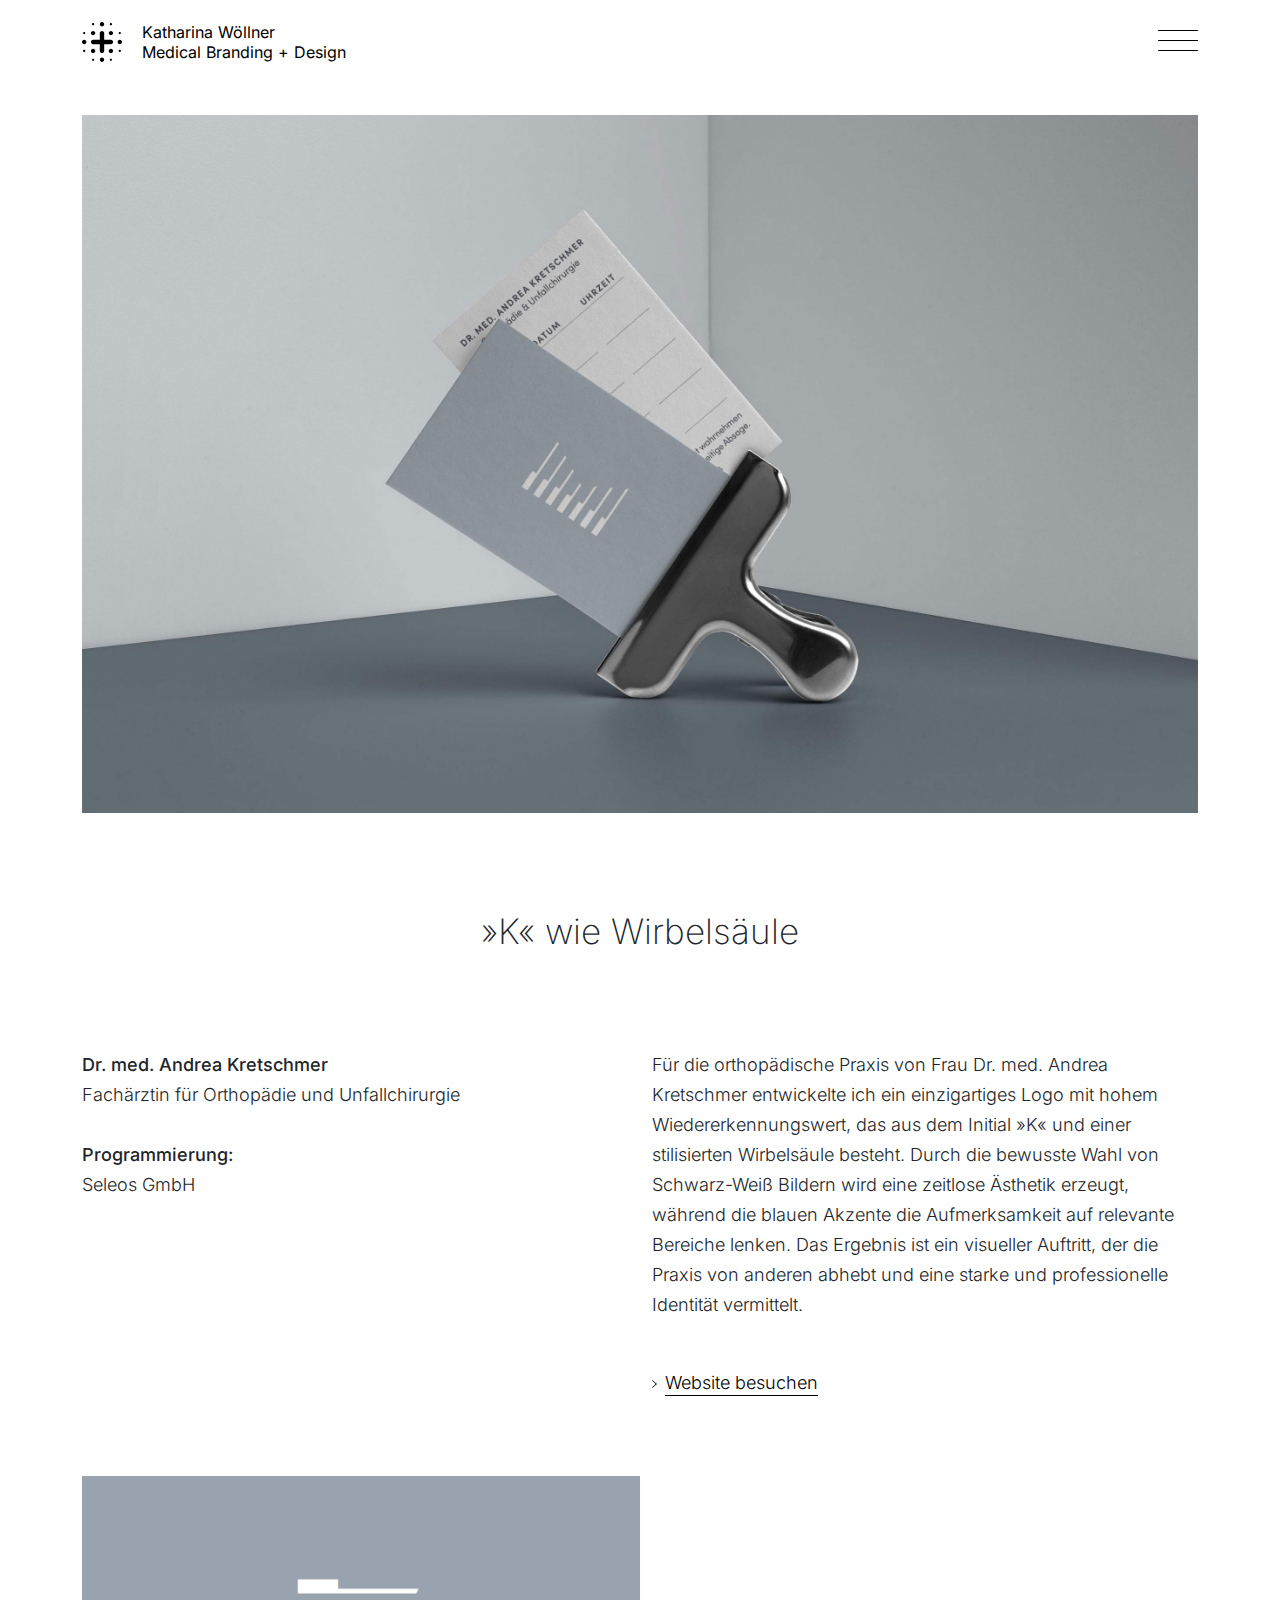
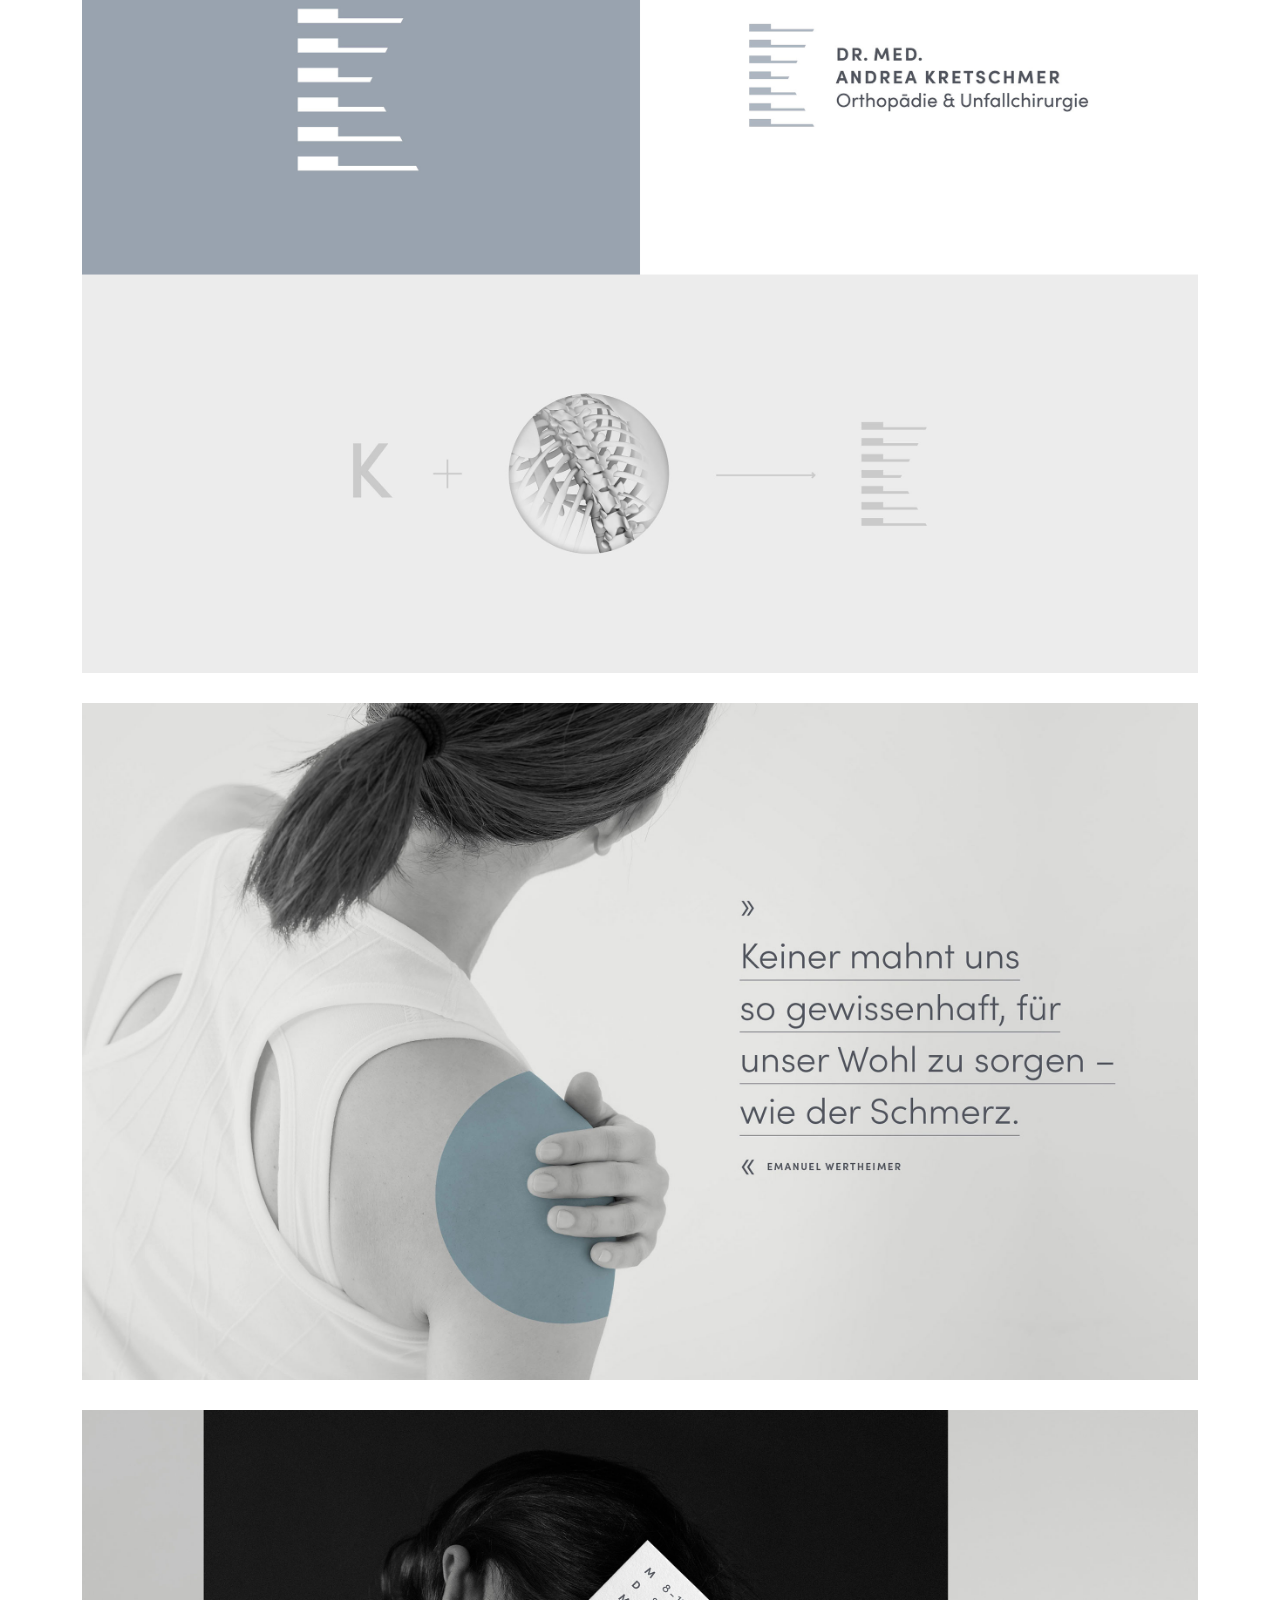
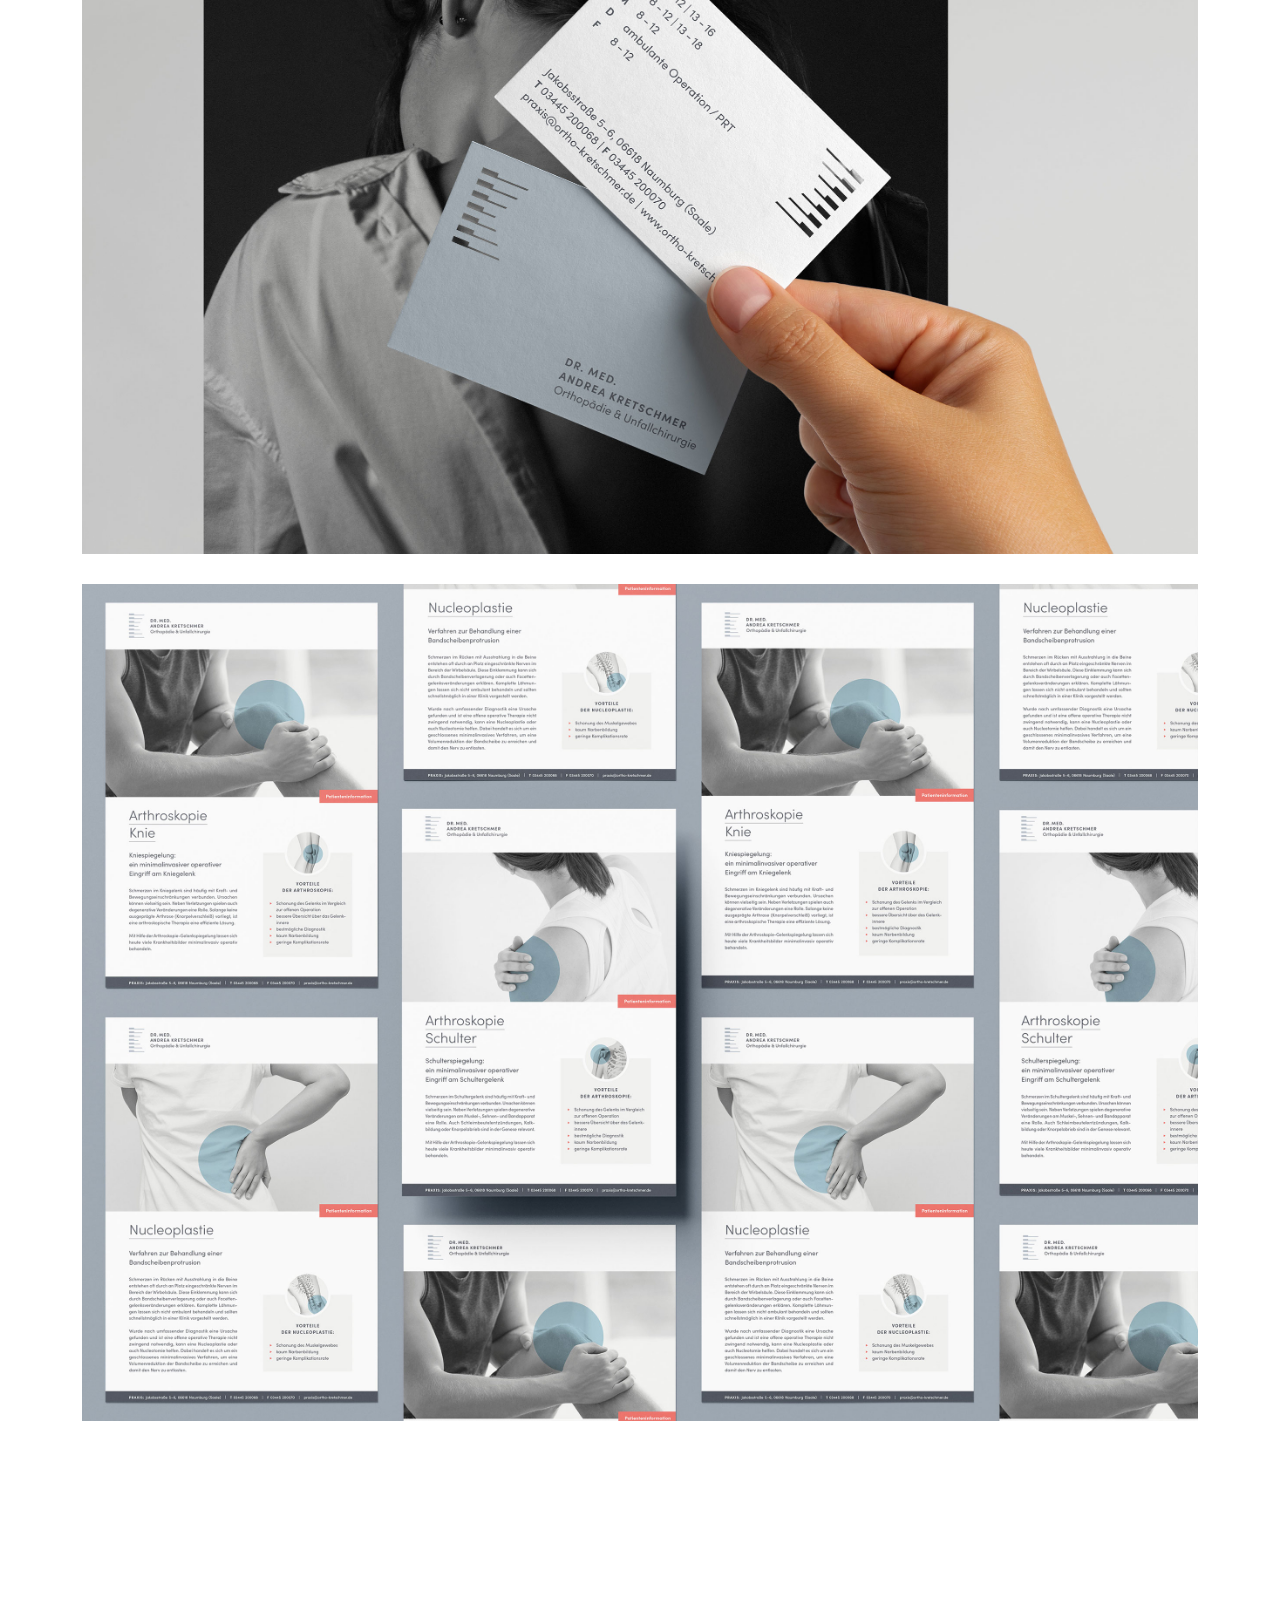
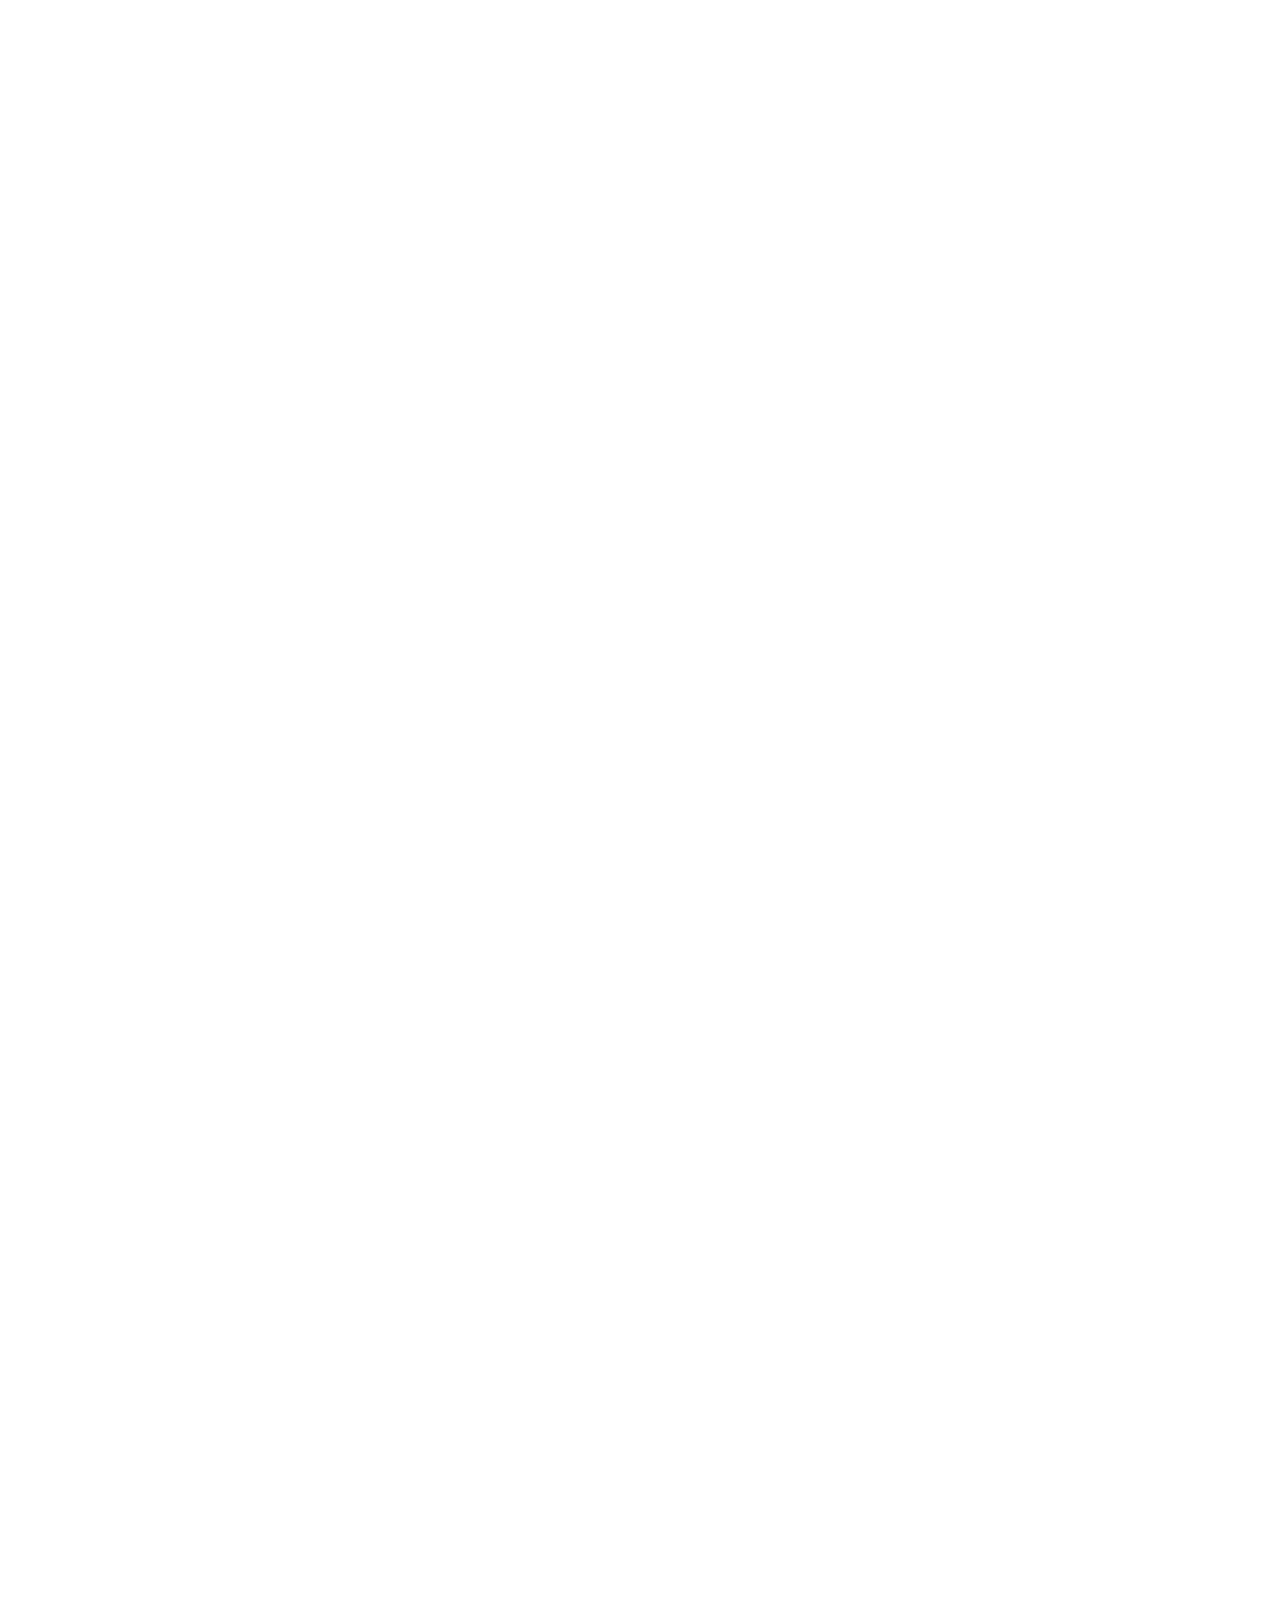
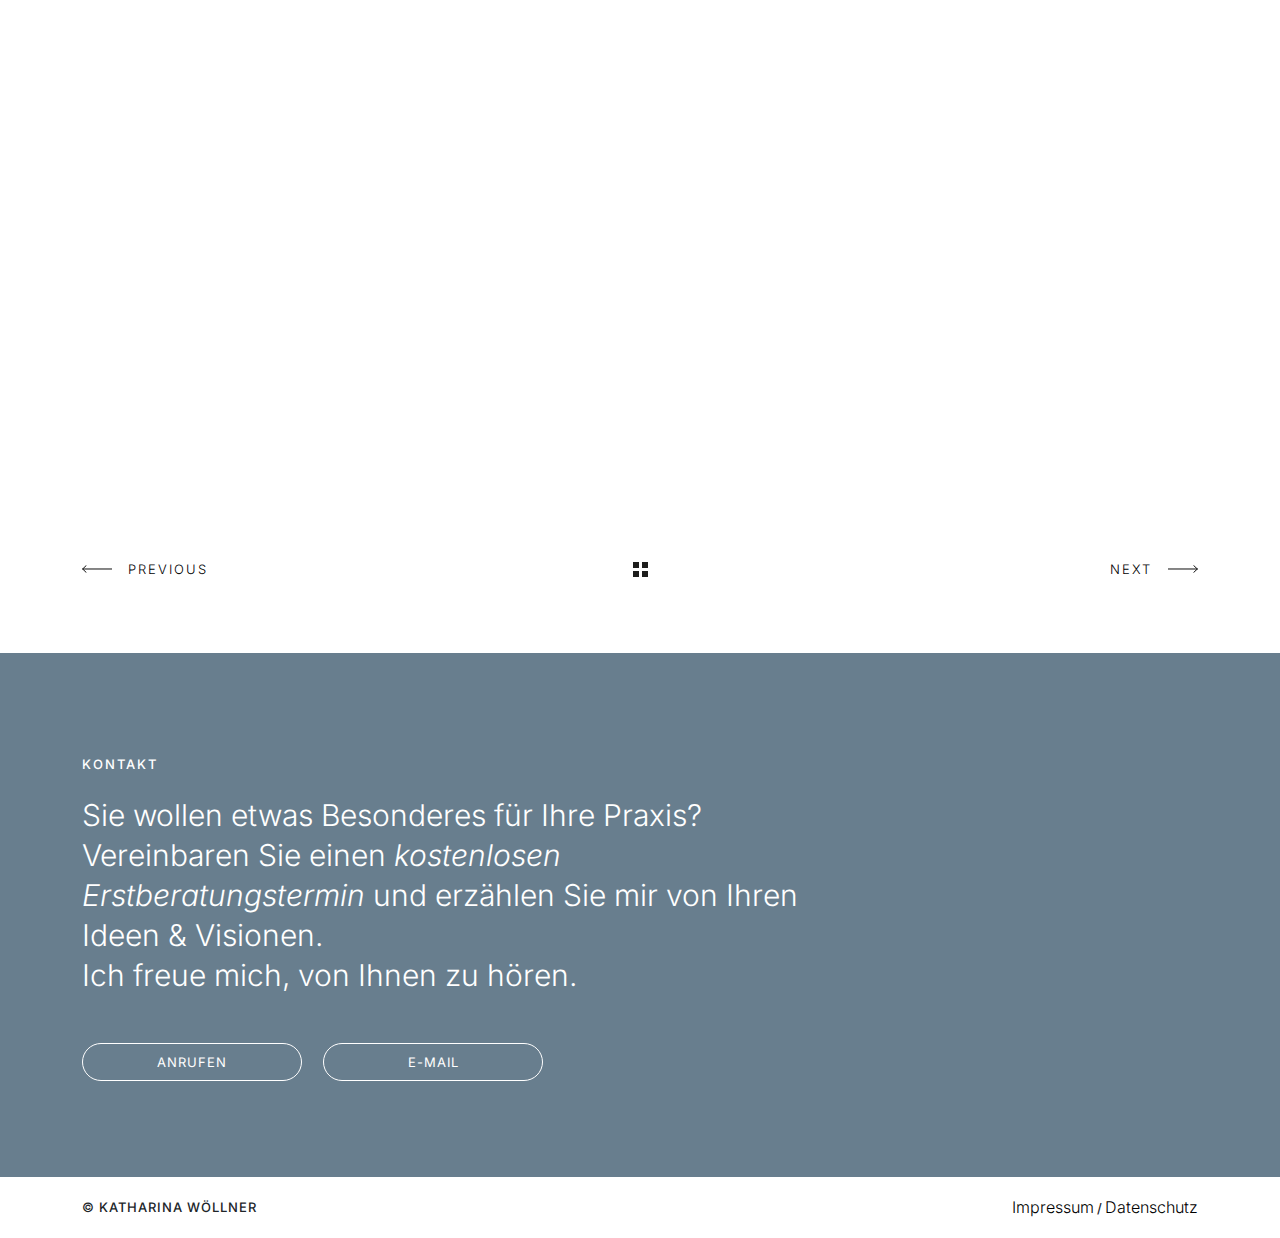
<file: referenz-ak.html>
<!DOCTYPE html>
<html lang="de">
<head>
    <title>Orthopädische Praxis | Individuelles Logo Design & Webdesign</title>
    <meta http-equiv="content-type" content="text/html; charset=utf-8">
    <meta name="viewport" content="width=device-width, initial-scale=1.0">
    <meta name="description" content="Erleben Sie das einzigartige Logo-Design der orthopädischen Praxis von Frau Dr. med. Andrea Kretschmer, das mit dem Initial »K« und einer stilisierten Wirbelsäule hohe Wiedererkennbarkeit schafft. Durch die zeitlose Schwarz-Weiß-Ästhetik und gezielte blaue Akzente bietet die Praxis einen professionellen visuellen Auftritt. Entdecken Sie auch meine maßgeschneiderten Webdesign-Lösungen für eine starke Online-Präsenz.">
    <meta name="robots" content="index,follow">
    <meta property="og:title" content="Katharina Wöllner | Medical Branding + Design für Ärzte, medizinische Praxen & Unternehmen im Gesundheitswesen">
    <meta property="og:description" content="Als erfahrene Kommunikationsdesignerin und Art Directorin mit Fokus auf Medical Branding und Design, bin ich darauf spezialisiert, hochwertige visuelle Identitäten und Designlösungen für Ärzte, medizinische Praxen und Unternehmen im Gesundheitswesen zu entwickeln. Von der individuellen Gestaltung Ihres Logos bis hin zur Schaffung eines konsistenten Corporate Designs und intuitiven Webseiten, biete ich einen ganzheitlichen Ansatz, der die Einzigartigkeit Ihrer medizinische Marke herausstellt, Vertrauen aufbaut und Ihre Fachkompetenz unterstreicht.">
    <meta property="og:image" content="https://www.katharinawoellner.com/assets/images/katharina-woellner-fb.jpg">
    <meta property="og:type" content="website">
    <meta property="og:url" content="https://www.katharinawoellner.com">
    <link rel="stylesheet" href="vendor/bootstrap/css/bootstrap.min.css">
    <link rel="stylesheet" href="assets/styles/custom.css">
    <link rel="apple-touch-icon" sizes="57x57" href="assets/images/icons/apple-icon-57x57.png">
    <link rel="apple-touch-icon" sizes="60x60" href="assets/images/icons/apple-icon-60x60.png">
    <link rel="apple-touch-icon" sizes="72x72" href="assets/images/icons/apple-icon-72x72.png">
    <link rel="apple-touch-icon" sizes="76x76" href="assets/images/icons/apple-icon-76x76.png">
    <link rel="apple-touch-icon" sizes="114x114" href="assets/images/icons/apple-icon-114x114.png">
    <link rel="apple-touch-icon" sizes="120x120" href="assets/images/icons/apple-icon-120x120.png">
    <link rel="apple-touch-icon" sizes="144x144" href="assets/images/icons/apple-icon-144x144.png">
    <link rel="apple-touch-icon" sizes="152x152" href="assets/images/icons/apple-icon-152x152.png">
    <link rel="apple-touch-icon" sizes="180x180" href="assets/images/icons/apple-icon-180x180.png">
    <link rel="icon" type="image/png" sizes="192x192"  href="assets/images/icons/android-icon-192x192.png">
    <link rel="icon" type="image/png" sizes="32x32" href="assets/images/icons/favicon-32x32.png">
    <link rel="icon" type="image/png" sizes="96x96" href="assets/images/icons/favicon-96x96.png">
    <link rel="icon" type="image/png" sizes="16x16" href="assets/images/icons/favicon-16x16.png">
    <!--link rel="manifest" href="manifest.json"-->
    <meta name="msapplication-TileColor" content="#da532c">
    <meta name="msapplication-TileImage" content="assets/images/icons/ms-icon-144x144.png">
    <meta name="theme-color" content="#ffffff">
</head>
<body data-bs-spy="scroll" data-bs-offset="0" data-bs-target=".navbar-collapse" tabindex="0">

<article>
    <section id="header">
        <div class="container-fluid p-0 overflow-hidden">
            <nav id="navbar" class="navbar navbar-light position-relative">
                <div class="container">
                    <a href="index.html" class="navbar-brand mt-3">
                        <img src="assets/images/kw-logo.svg" height="40" alt="Logo">
                        <span class="d-none d-md-block">Katharina Wöllner<br>Medical Branding + Design</span>
                    </a>
                    <div class="d-flex justify-content-end mt-3">
                        <button class="navbar-toggler d-flex align-items-center collapsed" type="button" data-bs-toggle="collapse" data-bs-target="#navbar-collapse" aria-controls="navbar-collapse" aria-expanded="false" aria-label="Toggle navigation">
                            <input type="checkbox" id="hamburger" />
                            <label for="hamburger">
                                <span></span>
                                <span></span>
                                <span></span>
                            </label>
                        </button>
                        <div id="navbar-collapse" class="collapse navbar-collapse">
                            <div class="navbar-nav navbar-nav-scroll">
                                <a class="nav-link" href="index.html#header">Home</a>
                                <a class="nav-link" href="index.html#referenzen">Referenzen</a>
                                <a class="nav-link" href="index.html#leistungen">Leistungen</a>
                                <a class="nav-link" href="index.html#prozess">Prozess</a>
                                <a class="nav-link mb-4" href="index.html#kontakt">Kontakt</a>
                                <div class="d-flex flex-column flex-md-row">
                                    <a class="btn btn-outline-secondary d-block mt-4 mt-lg-5 mb-3 me-0 me-md-2" href="tel:+4917664236557">Anrufen</a>
                                    <a class="btn btn-outline-secondary btn-arrow d-block mt-md-4 mt-lg-5 mb-3 ms-0 ms-md-2" href="mailto:mail@katharinawoellner.com" target="_blank">E-Mail</a>
                                </div>
                            </div>
                        </div>
                    </div>
                </div>
            </nav>
        </div>
    </section>

    <section id="referenz">
        <div class="container">
            <div class="row mt-3 mt-lg-5 mb-5">
                <div class="col-12">
                    <img src="assets/images/referenzen/ak/ak-terminkarte.jpg" width="2560" height="1600" class="img-fluid" alt="">
                </div>
            </div>
            <div class="row m-lg-5">
                <div class="col-12 mt-lg-5">
                    <h3>»K« wie Wirbelsäule</h3>
                </div>
            </div>
            <div class="row mb-5">
                <div class="col-md-6 mt-5">
                    <p class="mb-30">
                        <strong>Dr. med. Andrea Kretschmer</strong><br>
                        Fachärztin für Orthopädie und Unfallchirurgie
                    </p>
                    <p class="mb-0">
                        <strong>Programmierung:</strong><br>
                        Seleos GmbH
                    </p>
                </div>
                <div class="col-md-6 mt-5">
                    <p class="mb-5">Für die orthopädische Praxis von Frau Dr. med. Andrea Kretschmer entwickelte ich ein einzigartiges Logo mit hohem Wiedererkennungswert, das aus dem Initial »K« und einer stilisierten Wirbelsäule besteht. Durch die bewusste Wahl von Schwarz-Weiß Bildern wird eine zeitlose Ästhetik erzeugt, während die blauen Akzente die Aufmerksamkeit auf relevante Bereiche lenken. Das Ergebnis ist ein visueller Auftritt, der die Praxis von anderen abhebt und eine starke und professionelle Identität vermittelt.</p>
                    <p class="mb-0"><img src="assets/images/icon-arrow-right.svg" width="5" class="me-2" alt=""><a href="https://www.ortho-kretschmer.de" target="_blank" class="link-underline-secondary">Website besuchen</a></p>
                </div>
            </div>
            <div class="row my-5 g-4">
                <div class="col-12">
                    <img src="assets/images/referenzen/ak/ak-logo.jpg" width="2560" height="1829" class="img-fluid" loading="lazy" alt="">
                </div>
                <div class="col-12">
                    <img src="assets/images/referenzen/ak/ak-bildkonzept.jpg" width="2560" height="1554" class="img-fluid" loading="lazy" alt="">
                </div>
                <div class="col-12">
                    <img src="assets/images/referenzen/ak/ak-visitenkarte.jpg" width="2560" height="1707" class="img-fluid" loading="lazy" alt="">
                </div>
                <div class="col-12">
                    <img src="assets/images/referenzen/ak/ak-patienteninfo-flyer.jpg" width="2560" height="1920" class="img-fluid" loading="lazy" alt="">
                </div>
                <div class="col-12">
                    <img src="assets/images/referenzen/ak/ak-signage.jpg" width="2560" height="1706" class="img-fluid" loading="lazy" alt="">
                </div>
                <div class="col-12">
                    <img src="assets/images/referenzen/ak/ak-web.jpg" width="2560" height="1568" class="img-fluid" loading="lazy" alt="">
                </div>
                <div class="col-12">
                    <img src="assets/images/referenzen/ak/ak-3d.jpg" width="2560" height="1707" class="img-fluid" loading="lazy" alt="">
                </div>
            </div>
            <div class="row my-5 py-4">
                <div class="col-4">
                    <a href="referenz-kb.html" class="link-primary link-previous text-uppercase"><img src="assets/images/icon-arrow-previous.svg" width="30" class="me-3" alt="Previous"><span>Previous</span></a>
                </div>
                <div class="col-4 text-center">
                    <a href="index.html#referenzen"><img src="assets/images/icon-home.svg" height="15" alt="Referenzen"></a>
                </div>
                <div class="col-4 text-end">
                    <a href="referenz-cm.html" class="link-primary link-next text-uppercase"><span>Next</span><img src="assets/images/icon-arrow-next.svg" width="30" class="ms-3" alt="Next"></a>
                </div>
            </div>
        </div>
    </section>

    <section id="kontakt">
        <div class="container py-5">
            <div class="row pt-5">
                <div class="col-md-4 py-2 text-center order-md-last">
                    <img src="assets/images/kw-portrait.png" width="210" height="210" class="img-fluid mb-5 mb-md-0 mt-md-0" loading="lazy" alt="Portrait">
                </div>
                <div class="col-md-8">
                    <h2 class="mb-3">Kontakt</h2>
                    <p class="mb-5 fs-3">
                        Sie wollen etwas Besonderes für Ihre Praxis?<br>
                        Vereinbaren Sie einen <i>kostenlosen Erstberatungstermin</i> und erzählen Sie mir von Ihren Ideen &amp; Visionen.<br>
                        Ich freue mich, von Ihnen zu hören.
                    </p>
                </div>
            </div>
            <div class="row pb-5">
                <div class="col-12">
                    <a href="tel:+4917664236557" class="btn btn-outline-secondary d-block d-md-inline-block mb-3 mb-md-0 me-md-3">Anrufen</a>
                    <a href="mailto:mail@katharinawoellner.com" class="btn btn-outline-secondary d-block d-md-inline-block">E-Mail</a>
                </div>
            </div>
        </div>
    </section>
</article>

<footer>
    <div class="container">
        <div class="row ">
            <div class="col-12 col-md-6 d-none d-md-block">
                <p class="my-0 text-uppercase">&copy; Katharina Wöllner</p>
            </div>
            <div class="col-12 col-md-6 text-center text-md-end">
                <p class="my-0"><a href="impressum.html">Impressum</a> / <a href="datenschutz.html">Datenschutz</a></p>
            </div>
        </div>
    </div>
</footer>

<script type="text/javascript" src="vendor/jquery/dist/jquery.min.js"></script>
<script type="text/javascript" src="vendor/bootstrap/js/bootstrap.min.js"></script>
</body>
</html>
</file>
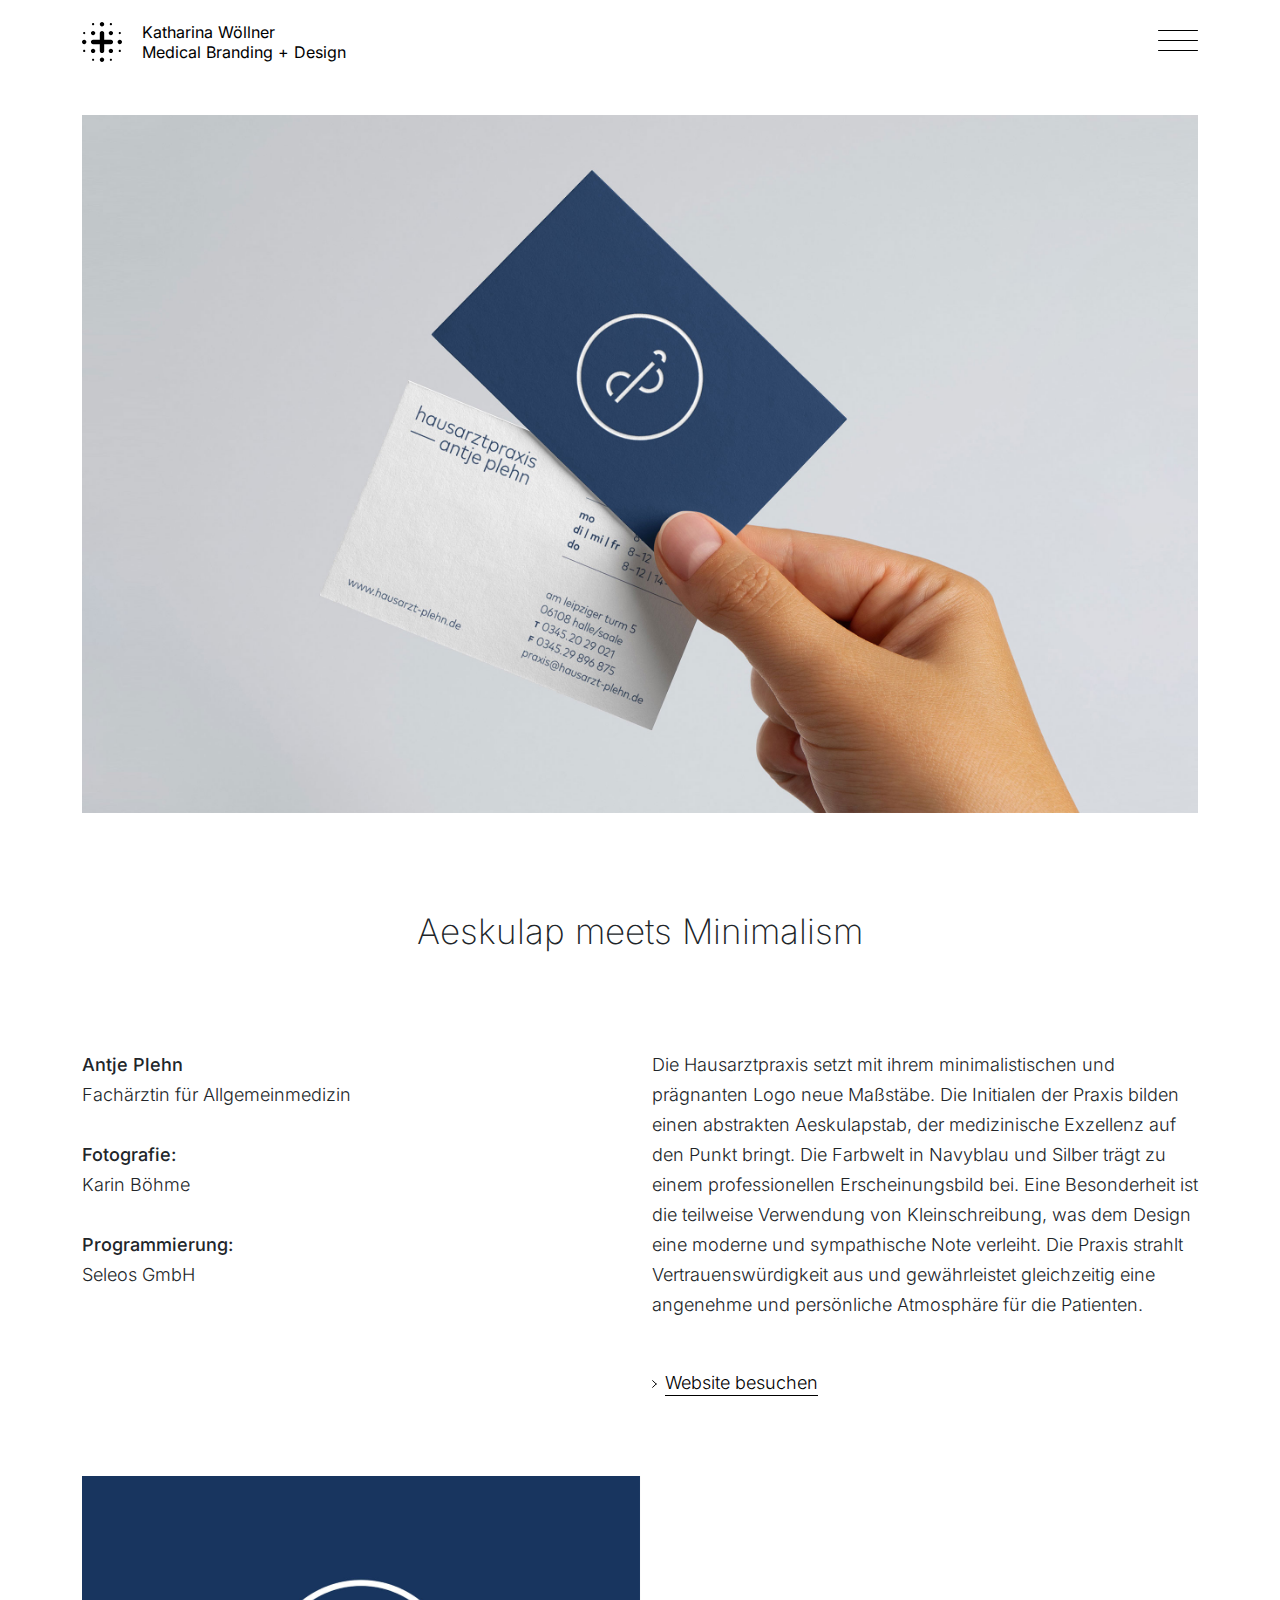
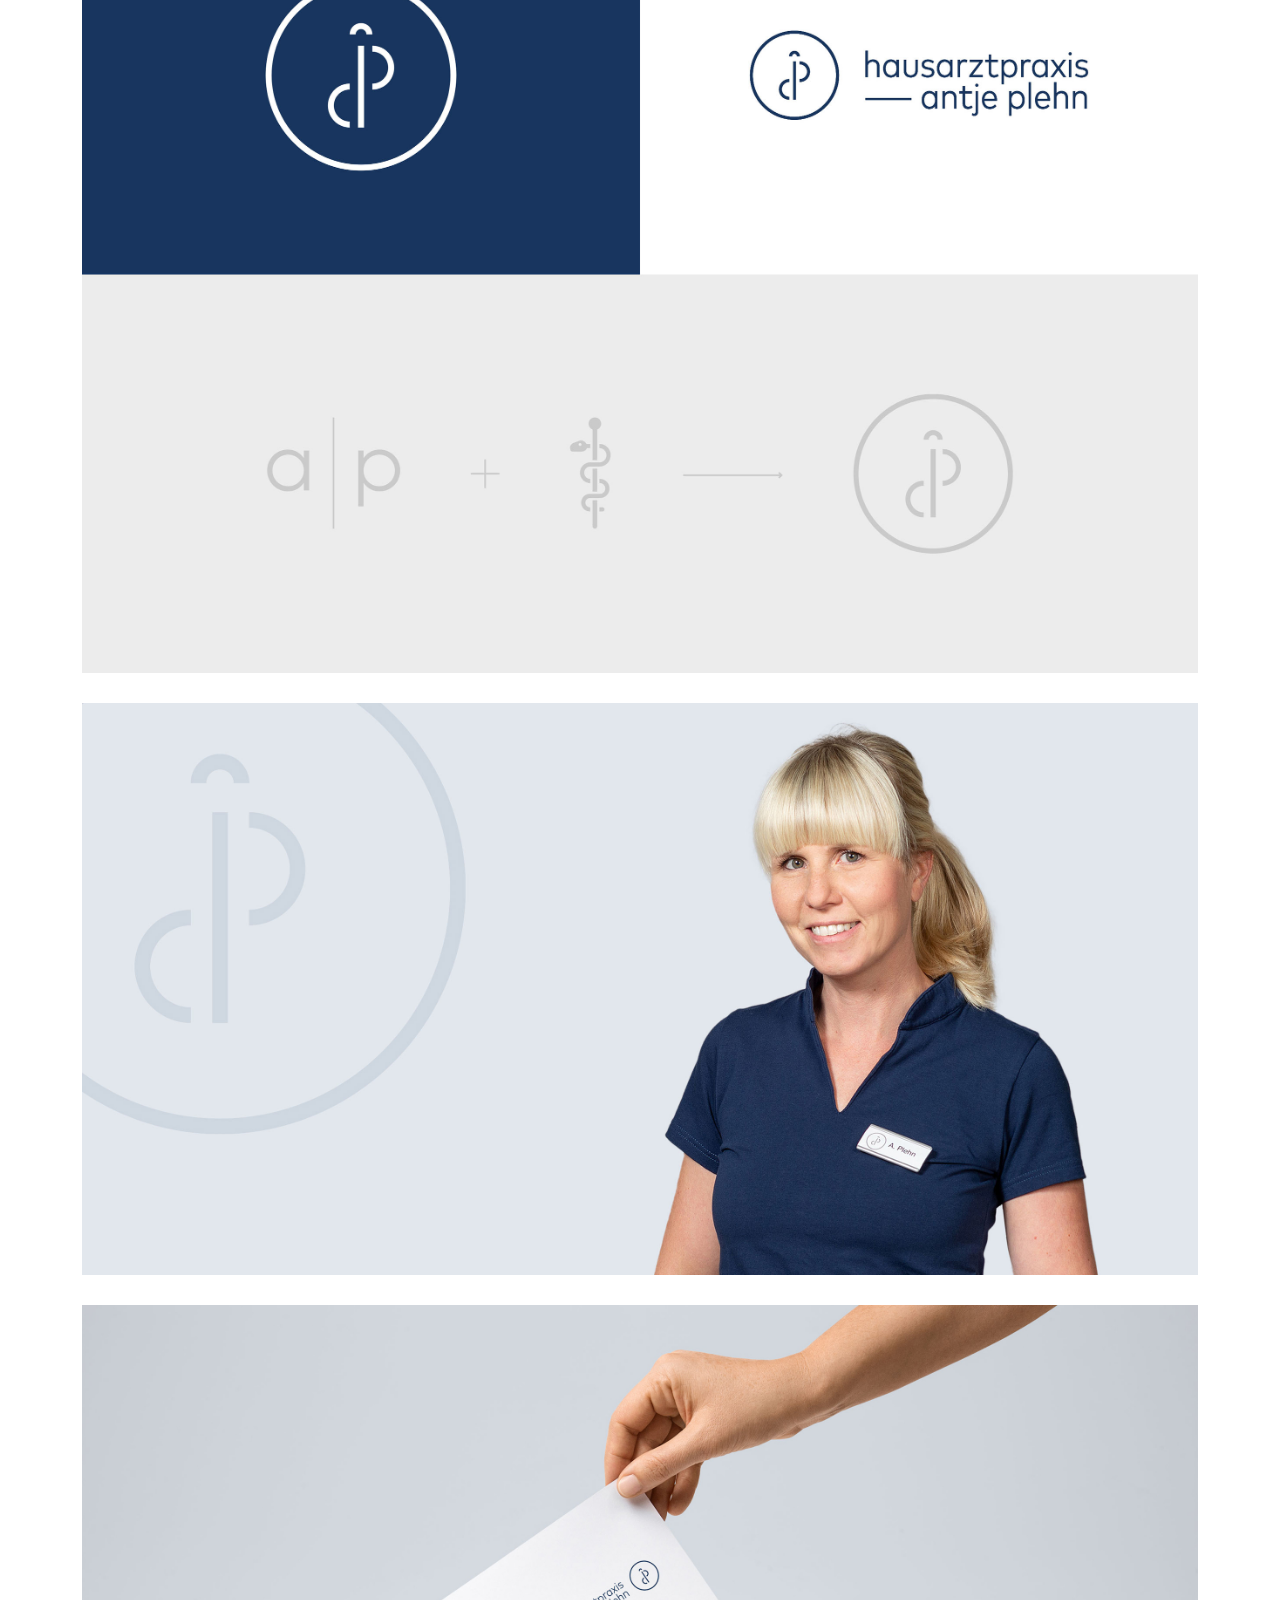
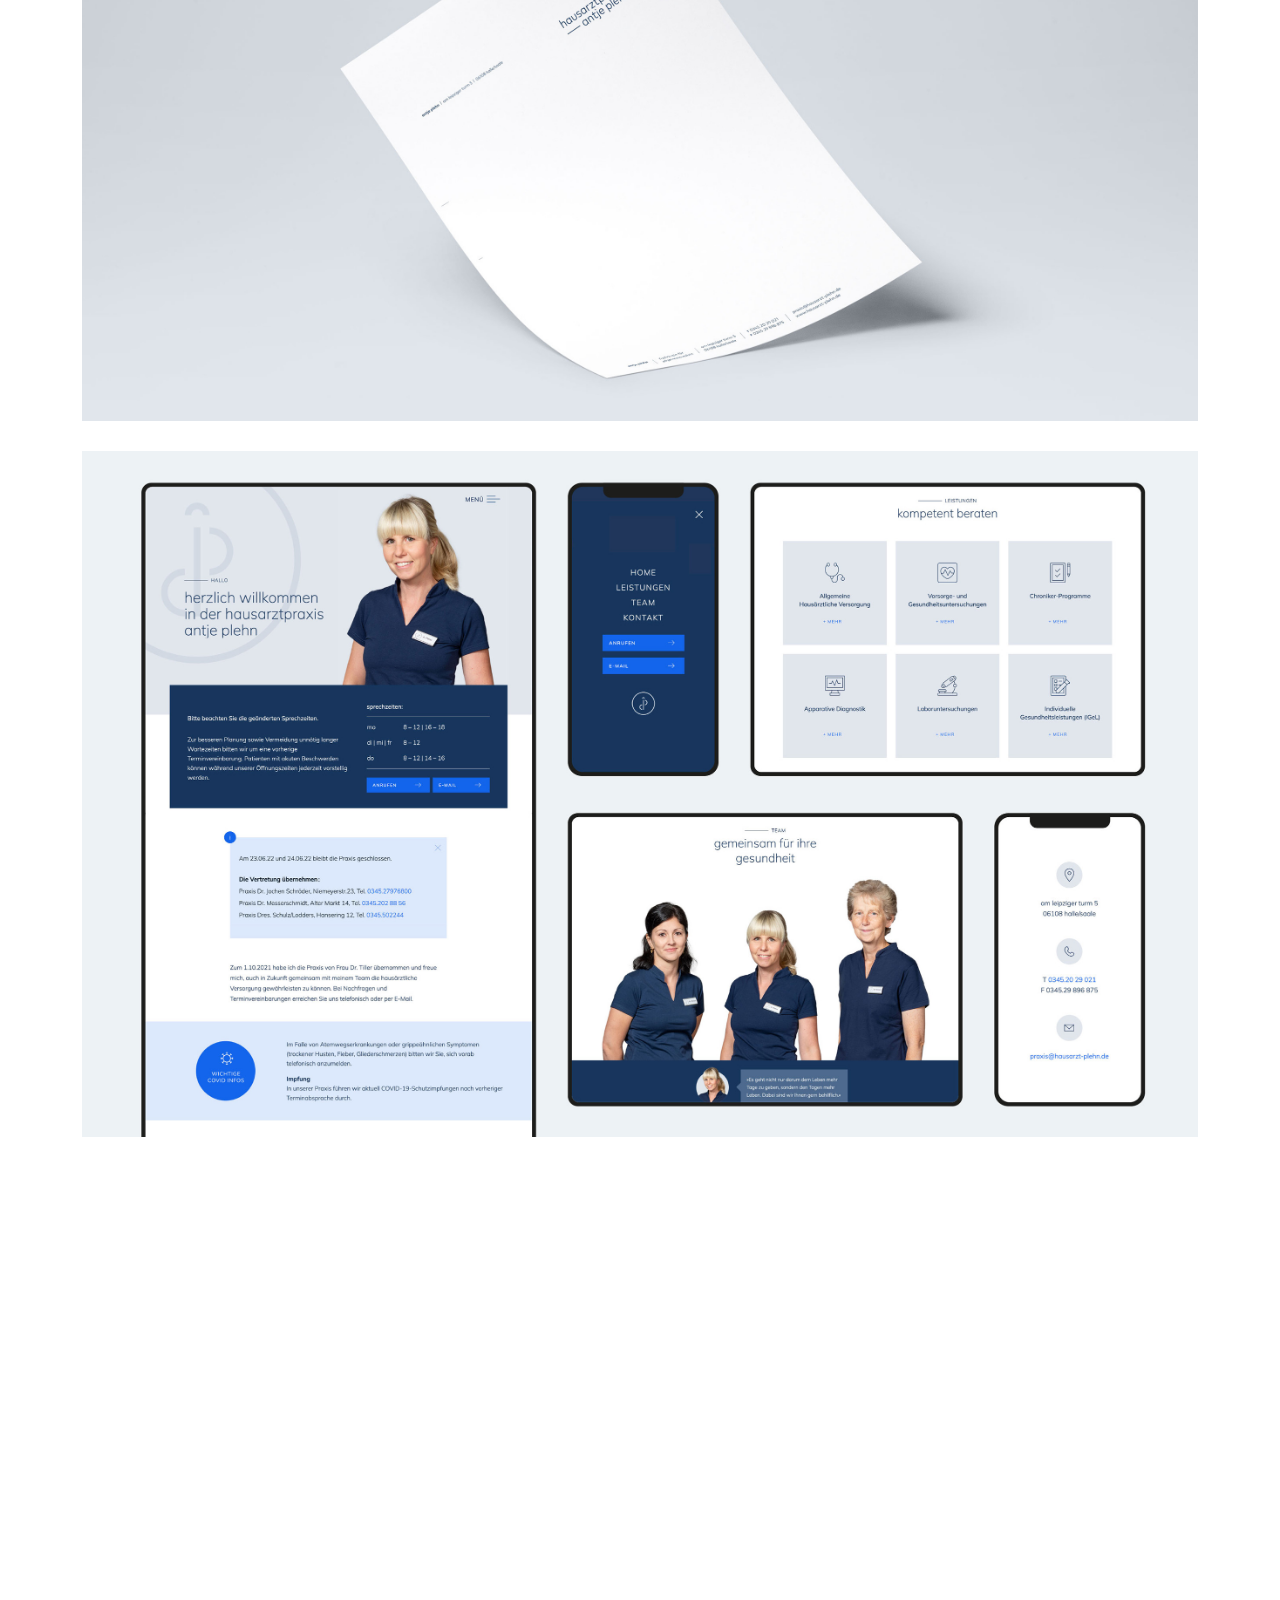
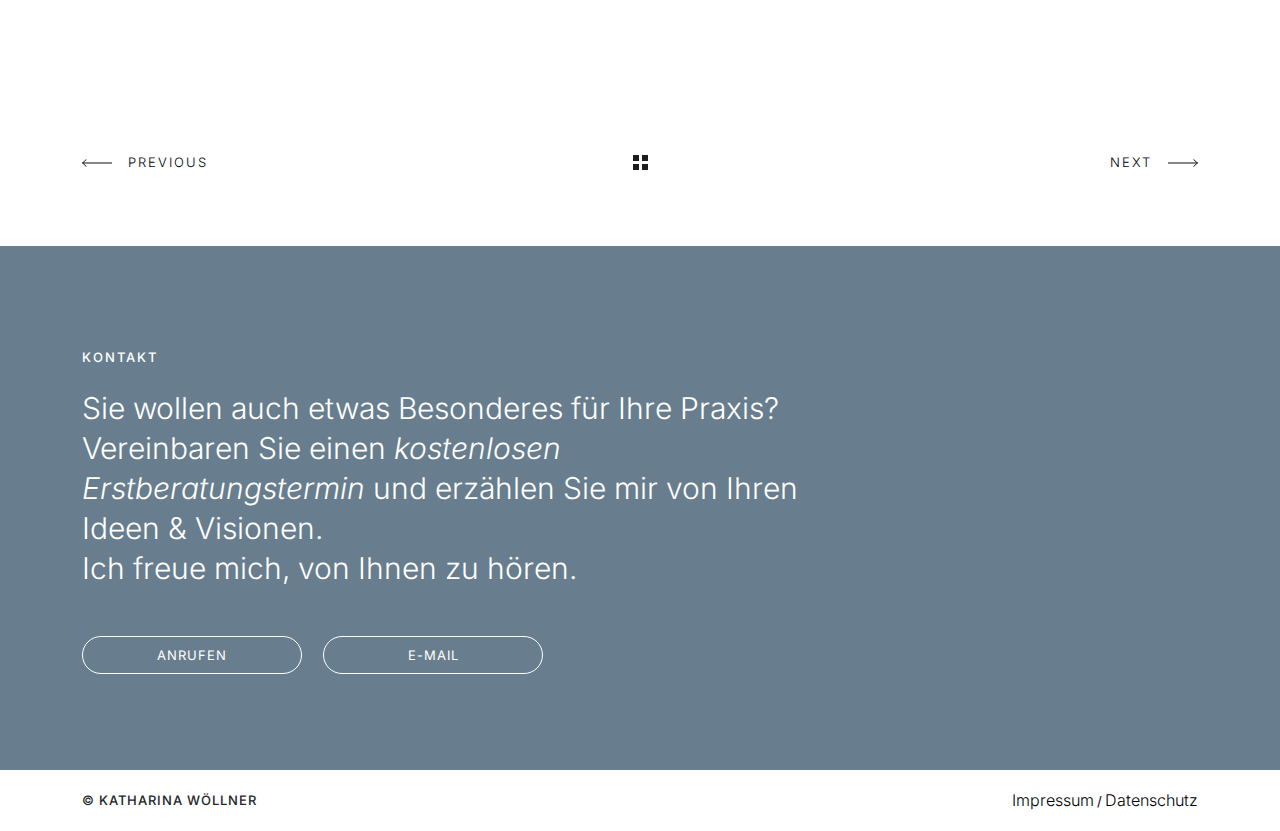
<file: referenz-ap.html>
<!DOCTYPE html>
<html lang="de">
<head>
    <title>Corporate Design, Logo und Website für Hausarztpraxis – Modern und Minimal</title>
    <meta http-equiv="content-type" content="text/html; charset=utf-8">
    <meta name="viewport" content="width=device-width, initial-scale=1.0">
    <meta name="description" content="Das Corporate Design der Hausarztpraxis besticht durch ein minimalistisches Logo mit abstraktem Aeskulapstab in Navyblau und Silber. Die teilweise Kleinschreibung verleiht dem Design eine moderne, sympathische Note, während die Praxis ein professionelles und vertrauenswürdiges Erscheinungsbild bewahrt. Gestalten Sie Ihre Praxis mit einem zeitgemäßen Design – kontaktieren Sie mich für weitere Informationen!">
    <meta name="robots" content="index,follow">
    <meta property="og:title" content="Katharina Wöllner | Medical Branding + Design für Ärzte, medizinische Praxen & Unternehmen im Gesundheitswesen">
    <meta property="og:description" content="Als erfahrene Kommunikationsdesignerin und Art Directorin mit Fokus auf Medical Branding und Design, bin ich darauf spezialisiert, hochwertige visuelle Identitäten und Designlösungen für Ärzte, medizinische Praxen und Unternehmen im Gesundheitswesen zu entwickeln. Von der individuellen Gestaltung Ihres Logos bis hin zur Schaffung eines konsistenten Corporate Designs und intuitiven Webseiten, biete ich einen ganzheitlichen Ansatz, der die Einzigartigkeit Ihrer medizinische Marke herausstellt, Vertrauen aufbaut und Ihre Fachkompetenz unterstreicht.">
    <meta property="og:image" content="https://www.katharinawoellner.com/assets/images/katharina-woellner-fb.jpg">
    <meta property="og:type" content="website">
    <meta property="og:url" content="https://www.katharinawoellner.com">
    <link rel="stylesheet" href="vendor/bootstrap/css/bootstrap.min.css">
    <link rel="stylesheet" href="assets/styles/custom.css">
    <link rel="apple-touch-icon" sizes="57x57" href="assets/images/icons/apple-icon-57x57.png">
    <link rel="apple-touch-icon" sizes="60x60" href="assets/images/icons/apple-icon-60x60.png">
    <link rel="apple-touch-icon" sizes="72x72" href="assets/images/icons/apple-icon-72x72.png">
    <link rel="apple-touch-icon" sizes="76x76" href="assets/images/icons/apple-icon-76x76.png">
    <link rel="apple-touch-icon" sizes="114x114" href="assets/images/icons/apple-icon-114x114.png">
    <link rel="apple-touch-icon" sizes="120x120" href="assets/images/icons/apple-icon-120x120.png">
    <link rel="apple-touch-icon" sizes="144x144" href="assets/images/icons/apple-icon-144x144.png">
    <link rel="apple-touch-icon" sizes="152x152" href="assets/images/icons/apple-icon-152x152.png">
    <link rel="apple-touch-icon" sizes="180x180" href="assets/images/icons/apple-icon-180x180.png">
    <link rel="icon" type="image/png" sizes="192x192"  href="assets/images/icons/android-icon-192x192.png">
    <link rel="icon" type="image/png" sizes="32x32" href="assets/images/icons/favicon-32x32.png">
    <link rel="icon" type="image/png" sizes="96x96" href="assets/images/icons/favicon-96x96.png">
    <link rel="icon" type="image/png" sizes="16x16" href="assets/images/icons/favicon-16x16.png">
    <!--link rel="manifest" href="manifest.json"-->
    <meta name="msapplication-TileColor" content="#da532c">
    <meta name="msapplication-TileImage" content="assets/images/icons/ms-icon-144x144.png">
    <meta name="theme-color" content="#ffffff">
</head>
<body data-bs-spy="scroll" data-bs-offset="0" data-bs-target=".navbar-collapse" tabindex="0">

<article>
    <section id="header">
        <div class="container-fluid p-0 overflow-hidden">
            <nav id="navbar" class="navbar navbar-light position-relative">
                <div class="container">
                    <a href="index.html" class="navbar-brand mt-3">
                        <img src="assets/images/kw-logo.svg" height="40" alt="Logo">
                        <span class="d-none d-md-block">Katharina Wöllner<br>Medical Branding + Design</span>
                    </a>
                    <div class="d-flex justify-content-end mt-3">
                        <button class="navbar-toggler d-flex align-items-center collapsed" type="button" data-bs-toggle="collapse" data-bs-target="#navbar-collapse" aria-controls="navbar-collapse" aria-expanded="false" aria-label="Toggle navigation">
                            <input type="checkbox" id="hamburger" />
                            <label for="hamburger">
                                <span></span>
                                <span></span>
                                <span></span>
                            </label>
                        </button>
                        <div id="navbar-collapse" class="collapse navbar-collapse">
                            <div class="navbar-nav navbar-nav-scroll">
                                <a class="nav-link" href="index.html#header">Home</a>
                                <a class="nav-link" href="index.html#referenzen">Referenzen</a>
                                <a class="nav-link" href="index.html#leistungen">Leistungen</a>
                                <a class="nav-link" href="index.html#prozess">Prozess</a>
                                <a class="nav-link mb-4" href="index.html#kontakt">Kontakt</a>
                                <div class="d-flex flex-column flex-md-row">
                                    <a class="btn btn-outline-secondary d-block mt-4 mt-lg-5 mb-3 me-0 me-md-2" href="tel:+4917664236557">Anrufen</a>
                                    <a class="btn btn-outline-secondary btn-arrow d-block mt-md-4 mt-lg-5 mb-3 ms-0 ms-md-2" href="mailto:mail@katharinawoellner.com" target="_blank">E-Mail</a>
                                </div>
                            </div>
                        </div>
                    </div>
                </div>
            </nav>
        </div>
    </section>

    <section id="referenz">
        <div class="container">
            <div class="row mt-3 mt-lg-5 mb-5">
                <div class="col-12">
                    <img src="assets/images/referenzen/ap/ap-visitenkarte.jpg" width="2560" height="1600" class="img-fluid" alt="">
                </div>
            </div>
            <div class="row m-lg-5">
                <div class="col-12 mt-lg-5">
                    <h3>Aeskulap meets Minimalism</h3>
                </div>
            </div>
            <div class="row mb-5">
                <div class="col-md-6 mt-5">
                    <p class="mb-30">
                        <strong>Antje Plehn</strong><br>
                        Fachärztin für Allgemeinmedizin
                    </p>
                    <p class="mb-30">
                        <strong>Fotografie:</strong><br>
                        Karin Böhme
                    </p>
                    <p class="mb-0">
                        <strong>Programmierung:</strong><br>
                        Seleos GmbH
                    </p>
                </div>
                <div class="col-md-6 mt-5">
                    <p class="mb-5">Die Hausarztpraxis setzt mit ihrem minimalistischen und prägnanten Logo neue Maßstäbe. Die Initialen der Praxis bilden einen abstrakten Aeskulapstab, der medizinische Exzellenz auf den Punkt bringt. Die Farbwelt in Navyblau und Silber trägt zu einem professionellen Erscheinungsbild bei. Eine Besonderheit ist die teilweise Verwendung von Kleinschreibung, was dem Design eine moderne und sympathische Note verleiht. Die Praxis strahlt Vertrauenswürdigkeit aus und gewährleistet gleichzeitig eine angenehme und persönliche Atmosphäre für die Patienten.</p>
                    <p class="mb-0"><img src="assets/images/icon-arrow-right.svg" width="5" class="me-2" alt=""><a href="https://www.hausarzt-plehn.de" target="_blank" class="link-underline-secondary">Website besuchen</a></p>
                </div>
            </div>
            <div class="row my-5 g-4">
                <div class="col-12">
                    <img src="assets/images/referenzen/ap/ap-logo.jpg" width="2560" height="1829" class="img-fluid" loading="lazy" alt="">
                </div>
                <div class="col-12">
                    <img src="assets/images/referenzen/ap/ap-portrait.jpg" width="2560" height="1312" class="img-fluid" loading="lazy" alt="">
                </div>
                <div class="col-12">
                    <img src="assets/images/referenzen/ap/ap-briefbogen.jpg" width="2560" height="1644" class="img-fluid" loading="lazy" alt="">
                </div>
                <div class="col-12">
                    <img src="assets/images/referenzen/ap/ap-web.jpg" width="2560" height="1573" class="img-fluid" loading="lazy" alt="">
                </div>
                <div class="col-12">
                    <img src="assets/images/referenzen/ap/ap-logo-3d.jpg" width="2560" height="1168" class="img-fluid" loading="lazy" alt="">
                </div>
            </div>
            <div class="row my-5 py-4">
                <div class="col-4">
                    <a href="referenz-hugg.html" class="link-primary link-previous text-uppercase"><img src="assets/images/icon-arrow-previous.svg" width="30" class="me-3" alt="Previous"><span>Previous</span></a>
                </div>
                <div class="col-4 text-center">
                    <a href="index.html#referenzen"><img src="assets/images/icon-home.svg" height="15" alt="Referenzen"></a>
                </div>
                <div class="col-4 text-end">
                    <a href="referenz-js.html" class="link-primary link-next text-uppercase"><span>Next</span><img src="assets/images/icon-arrow-next.svg" width="30" class="ms-3" alt="Next"></a>
                </div>
            </div>
        </div>
    </section>

    <section id="kontakt">
        <div class="container py-5">
            <div class="row pt-5">
                <div class="col-md-4 py-2 text-center order-md-last">
                    <img src="assets/images/kw-portrait.png" width="210" height="210" class="img-fluid mb-5 mb-md-0 mt-md-0" loading="lazy" alt="Portrait">
                </div>
                <div class="col-md-8">
                    <h2 class="mb-3">Kontakt</h2>
                    <p class="mb-5 fs-3">
                        Sie wollen auch etwas Besonderes für Ihre Praxis?<br>
                        Vereinbaren Sie einen <i>kostenlosen Erstberatungstermin</i> und erzählen Sie mir von Ihren Ideen &amp; Visionen.<br>
                        Ich freue mich, von Ihnen zu hören.
                    </p>
                </div>
            </div>
            <div class="row pb-5">
                <div class="col-12">
                    <a href="tel:+4917664236557" class="btn btn-outline-secondary d-block d-md-inline-block mb-3 mb-md-0 me-md-3">Anrufen</a>
                    <a href="mailto:mail@katharinawoellner.com" class="btn btn-outline-secondary d-block d-md-inline-block">E-Mail</a>
                </div>
            </div>
        </div>
    </section>
</article>

<footer>
    <div class="container">
        <div class="row ">
            <div class="col-12 col-md-6 d-none d-md-block">
                <p class="my-0 text-uppercase">&copy; Katharina Wöllner</p>
            </div>
            <div class="col-12 col-md-6 text-center text-md-end">
                <p class="my-0"><a href="impressum.html">Impressum</a> / <a href="datenschutz.html">Datenschutz</a></p>
            </div>
        </div>
    </div>
</footer>

<script type="text/javascript" src="vendor/jquery/dist/jquery.min.js"></script>
<script type="text/javascript" src="vendor/bootstrap/js/bootstrap.min.js"></script>
</body>
</html>
</file>
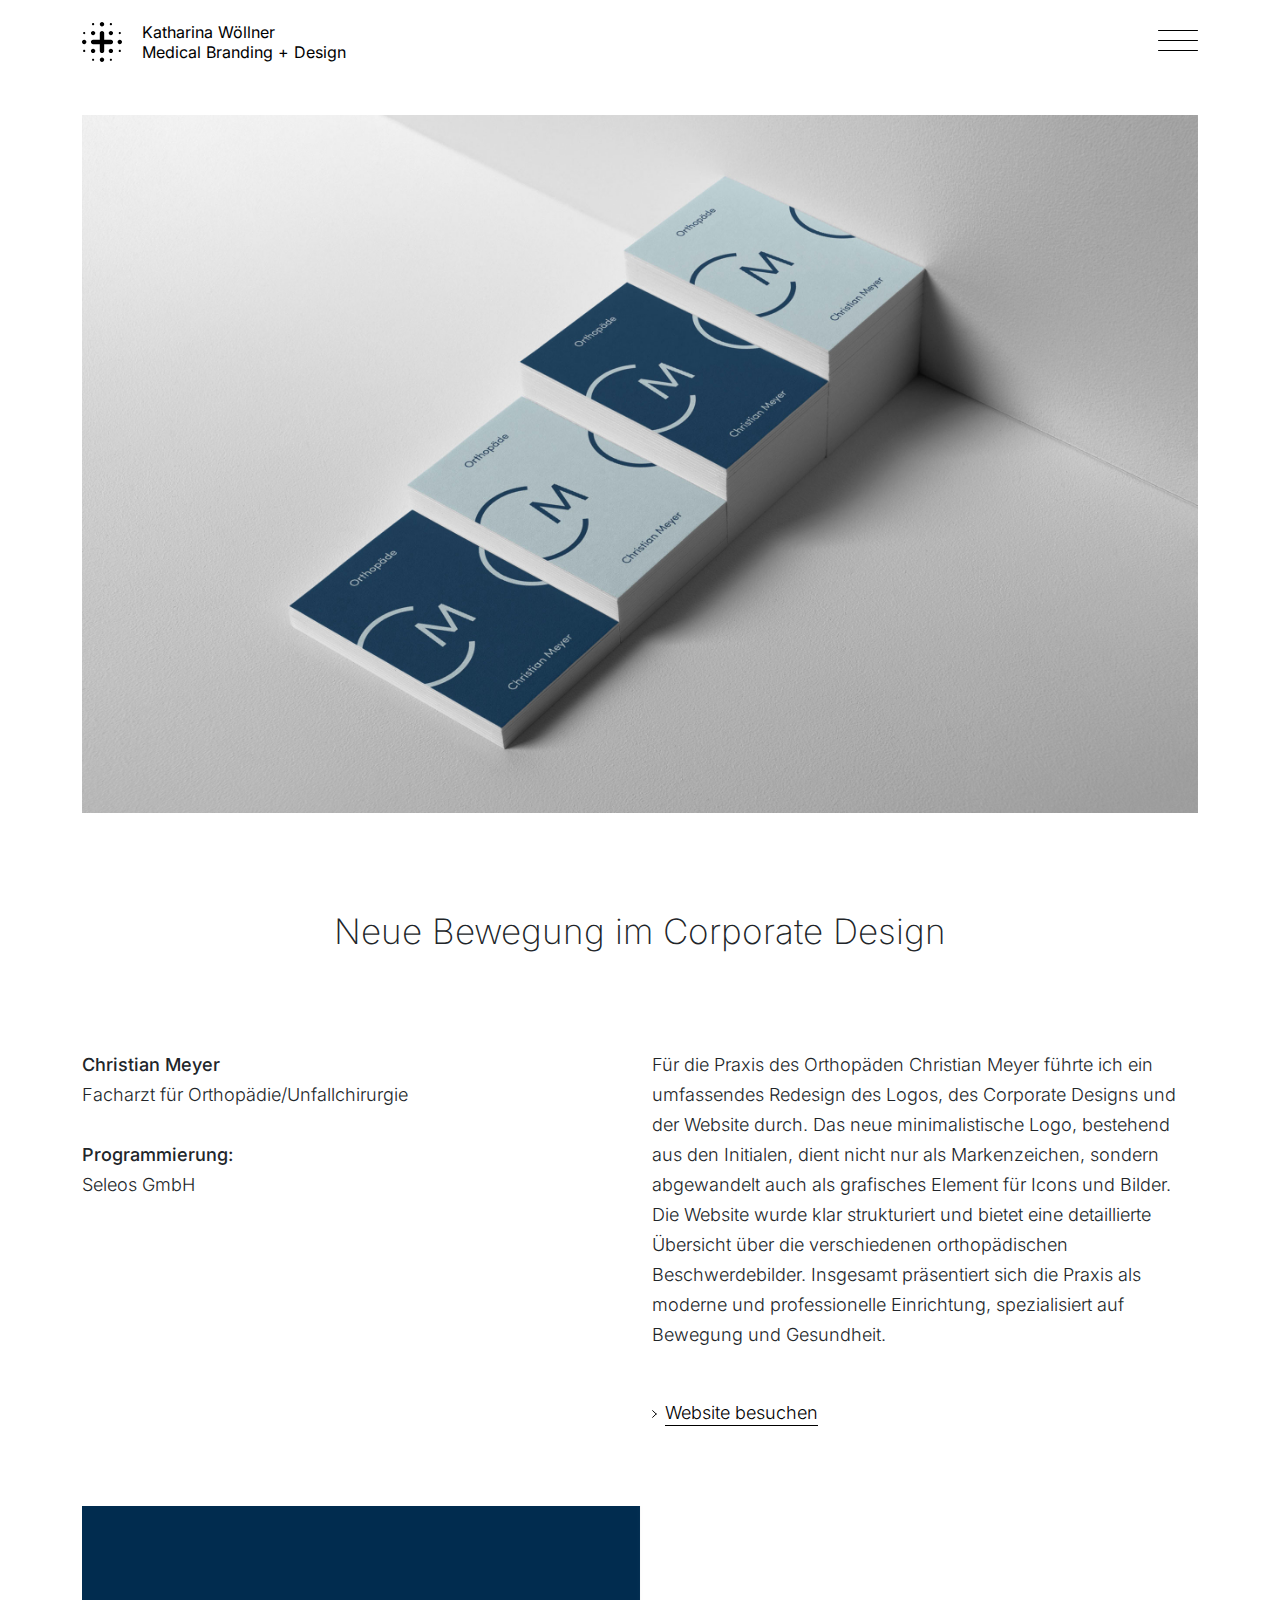
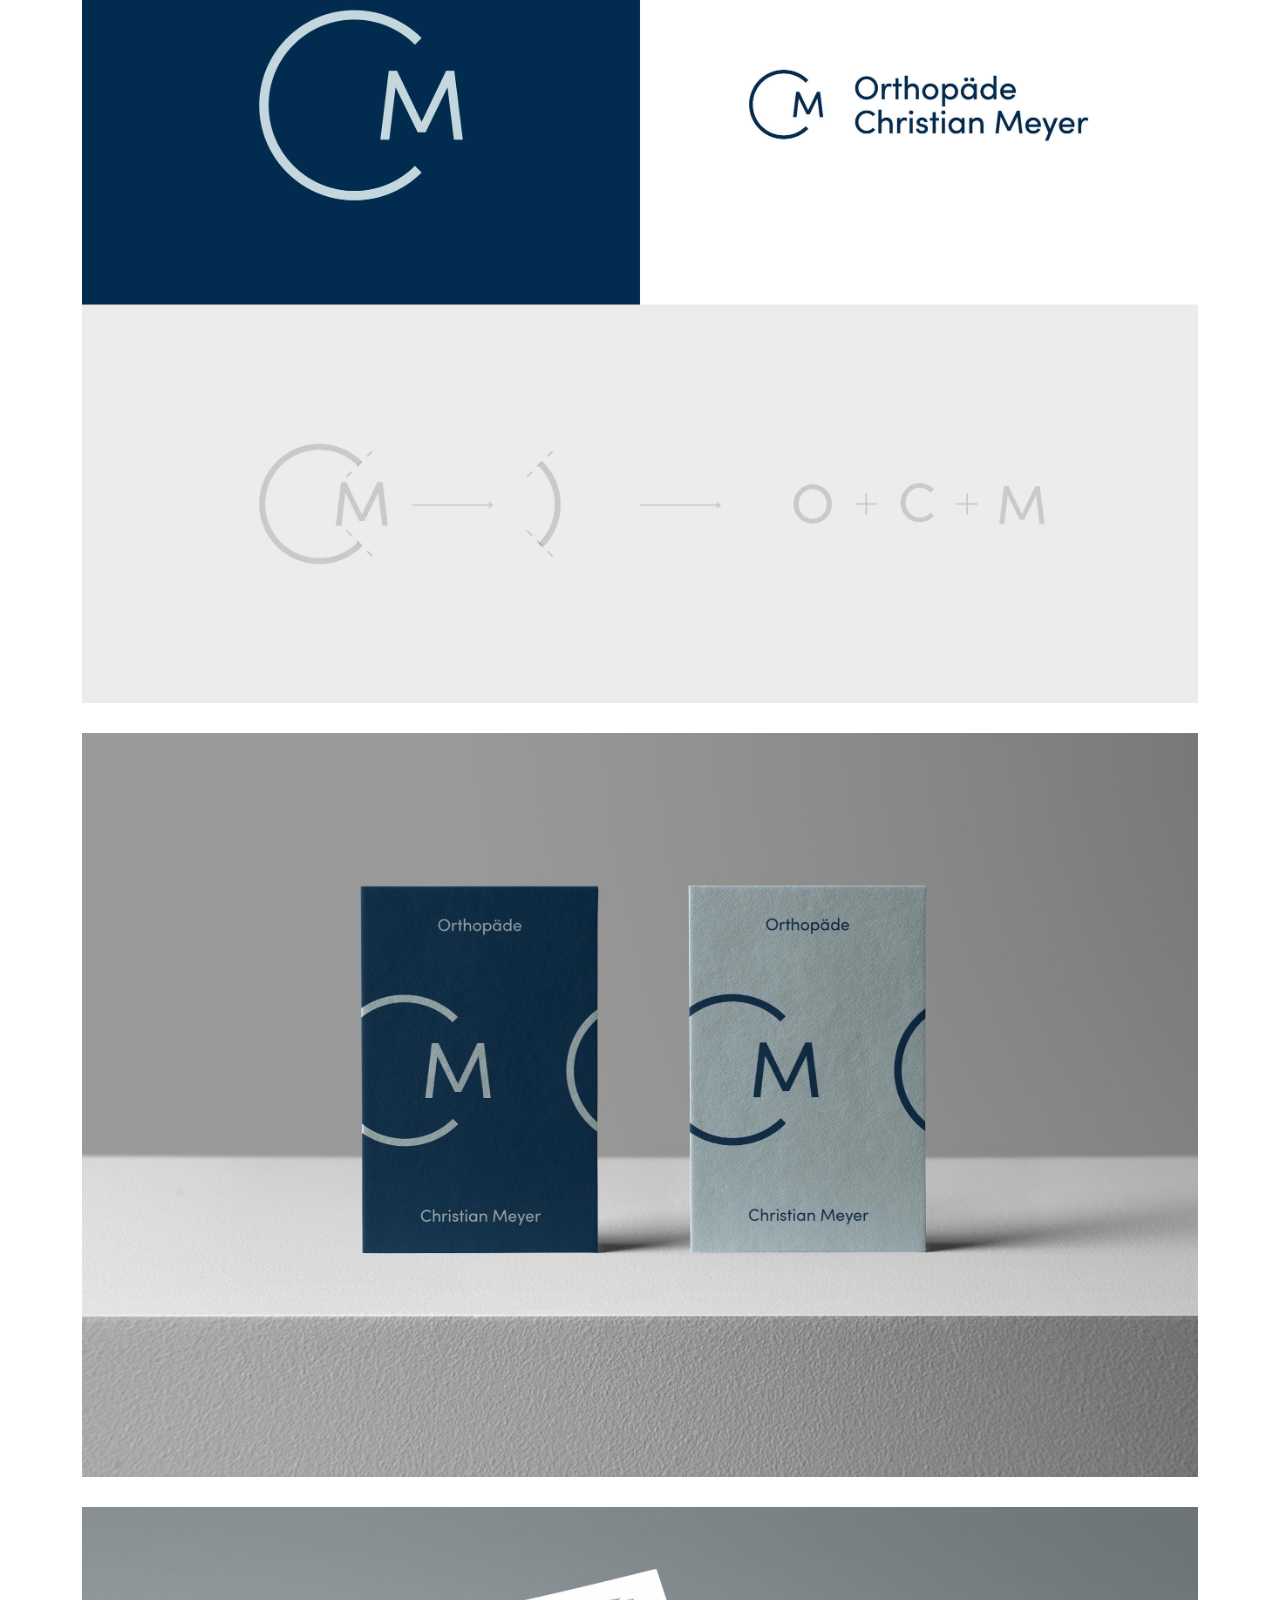
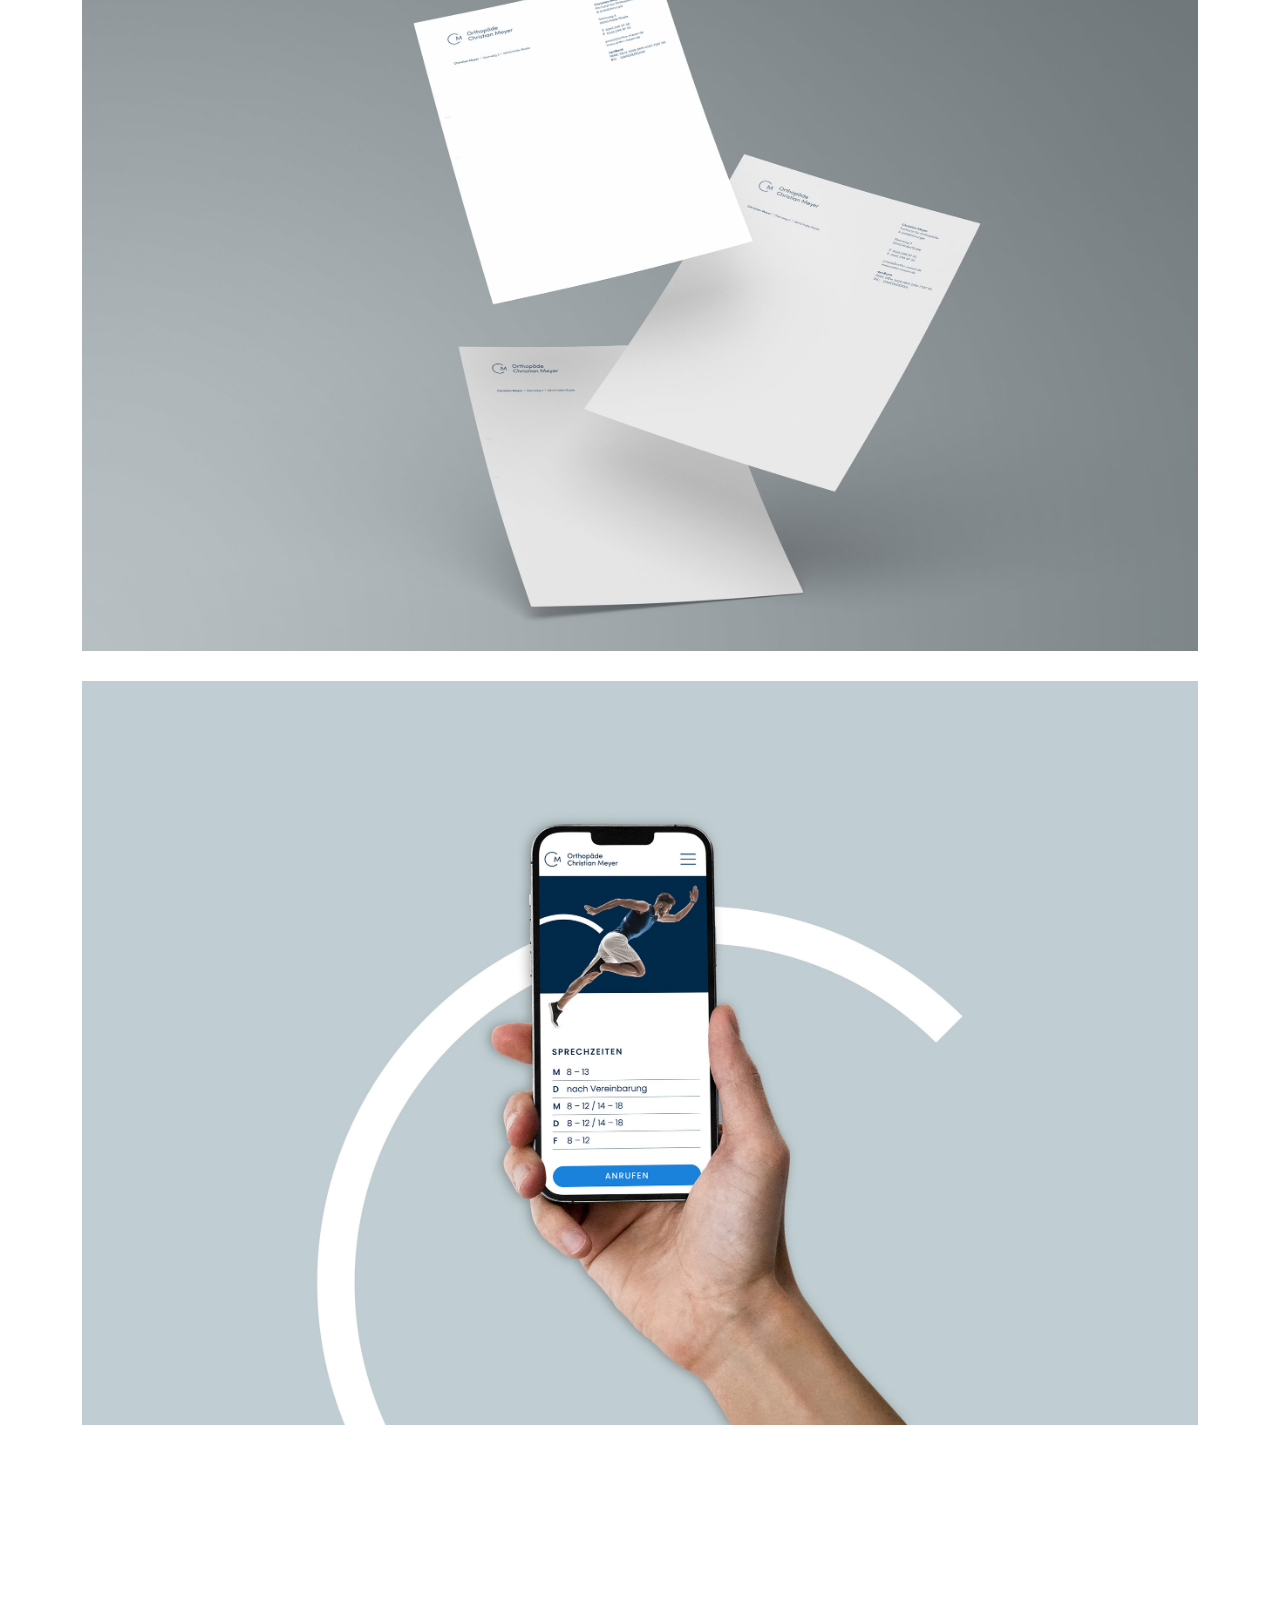
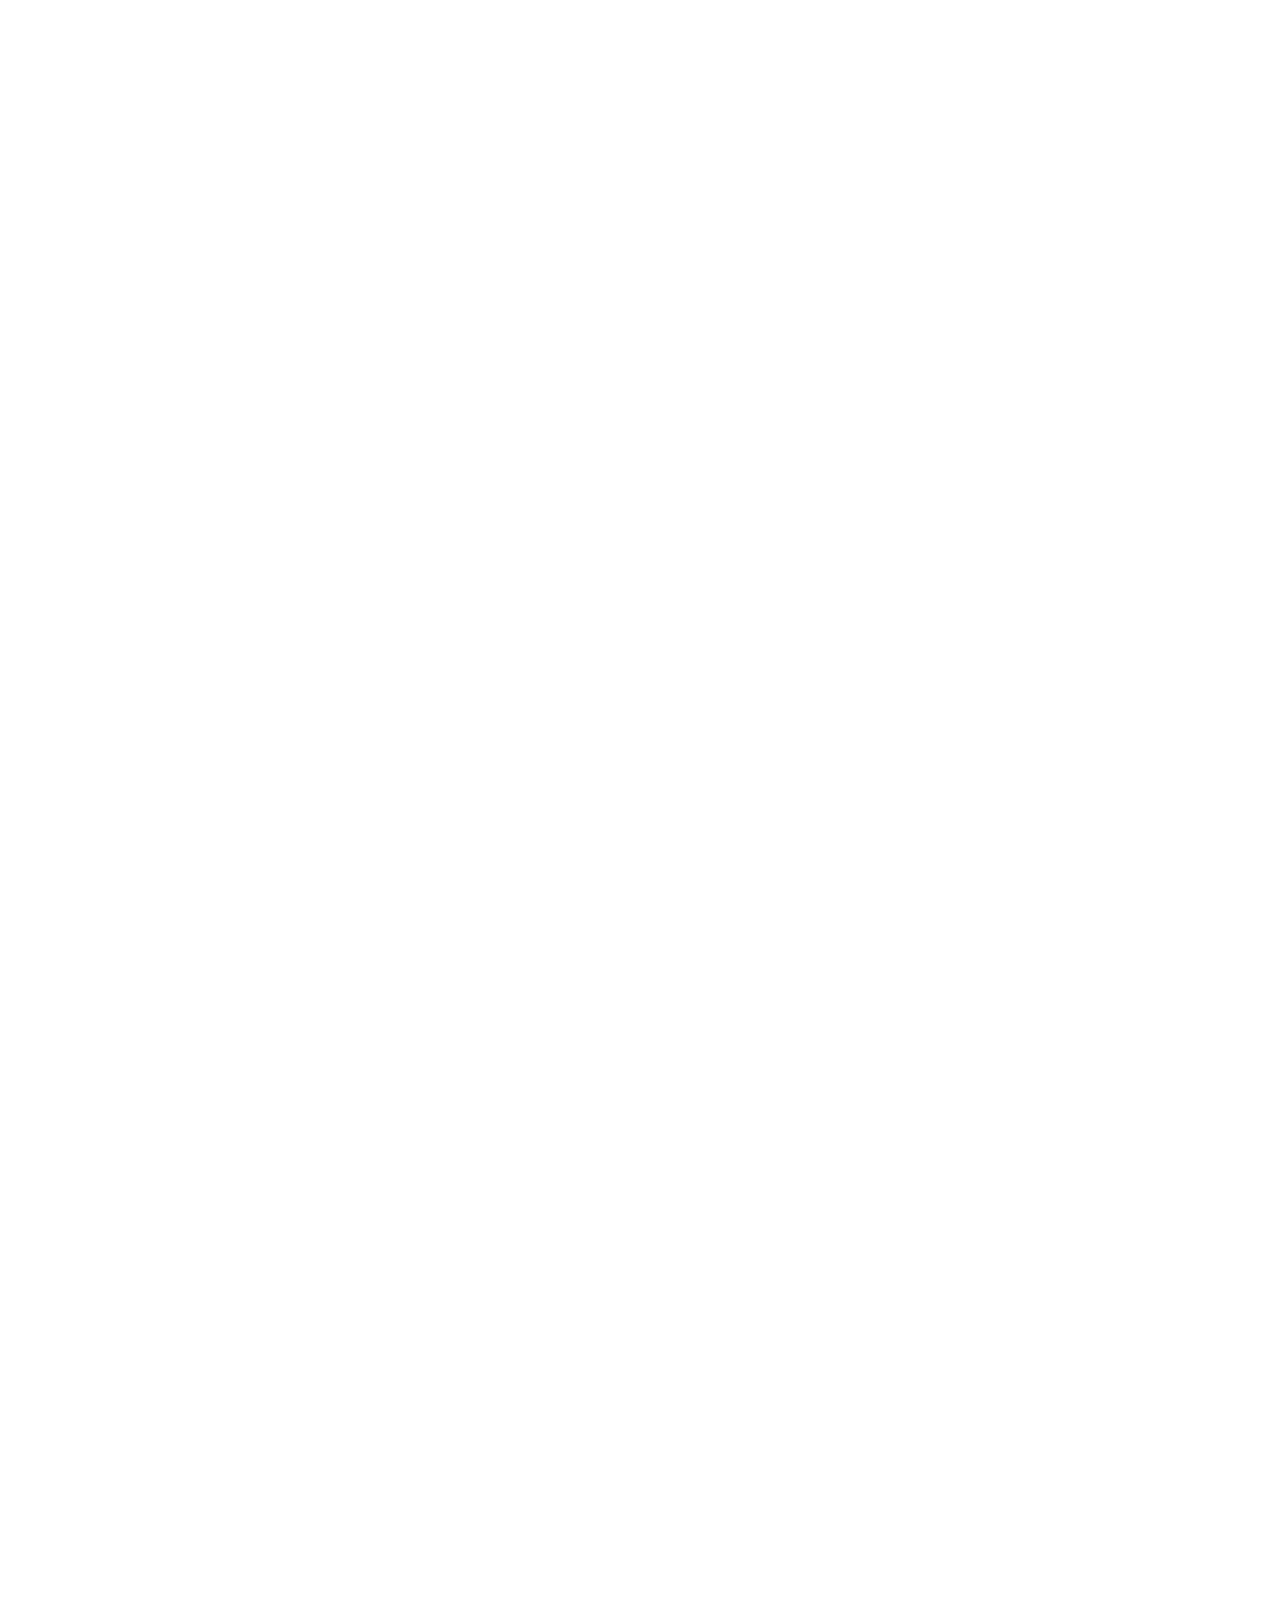
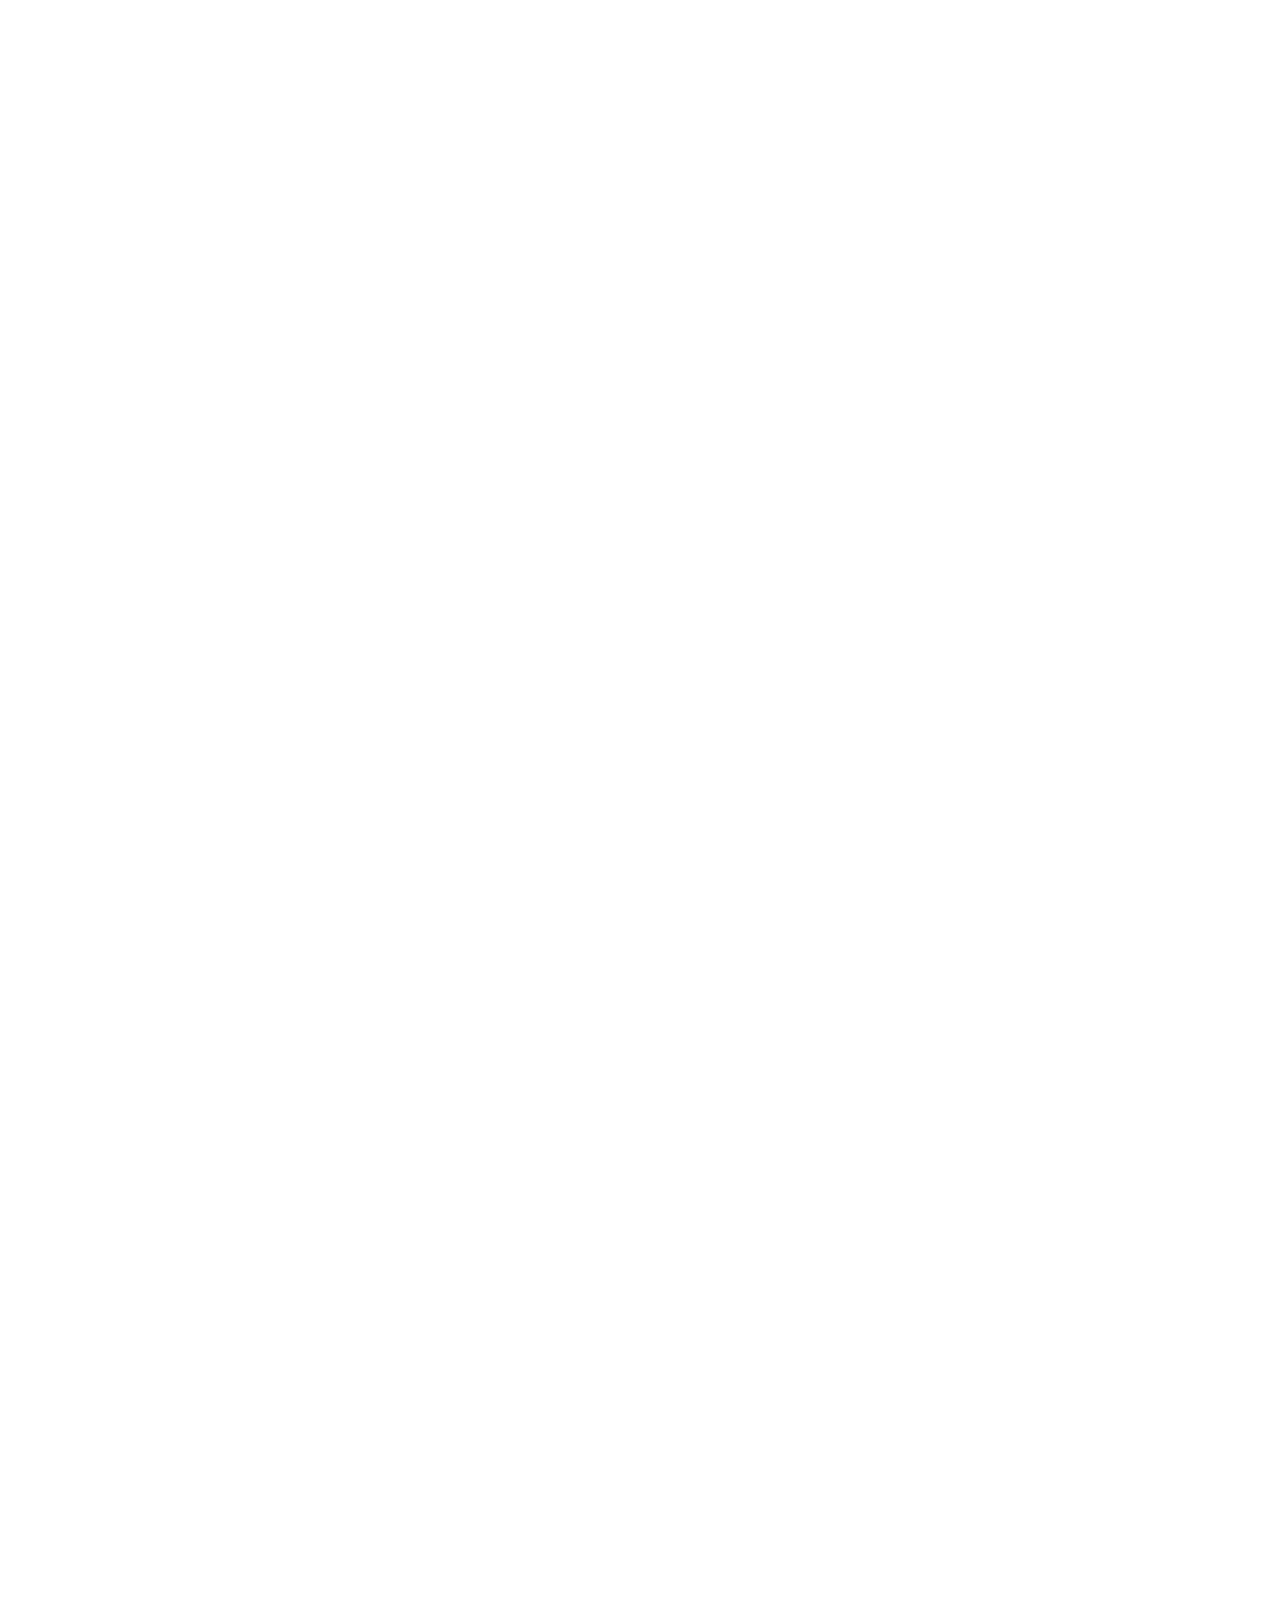
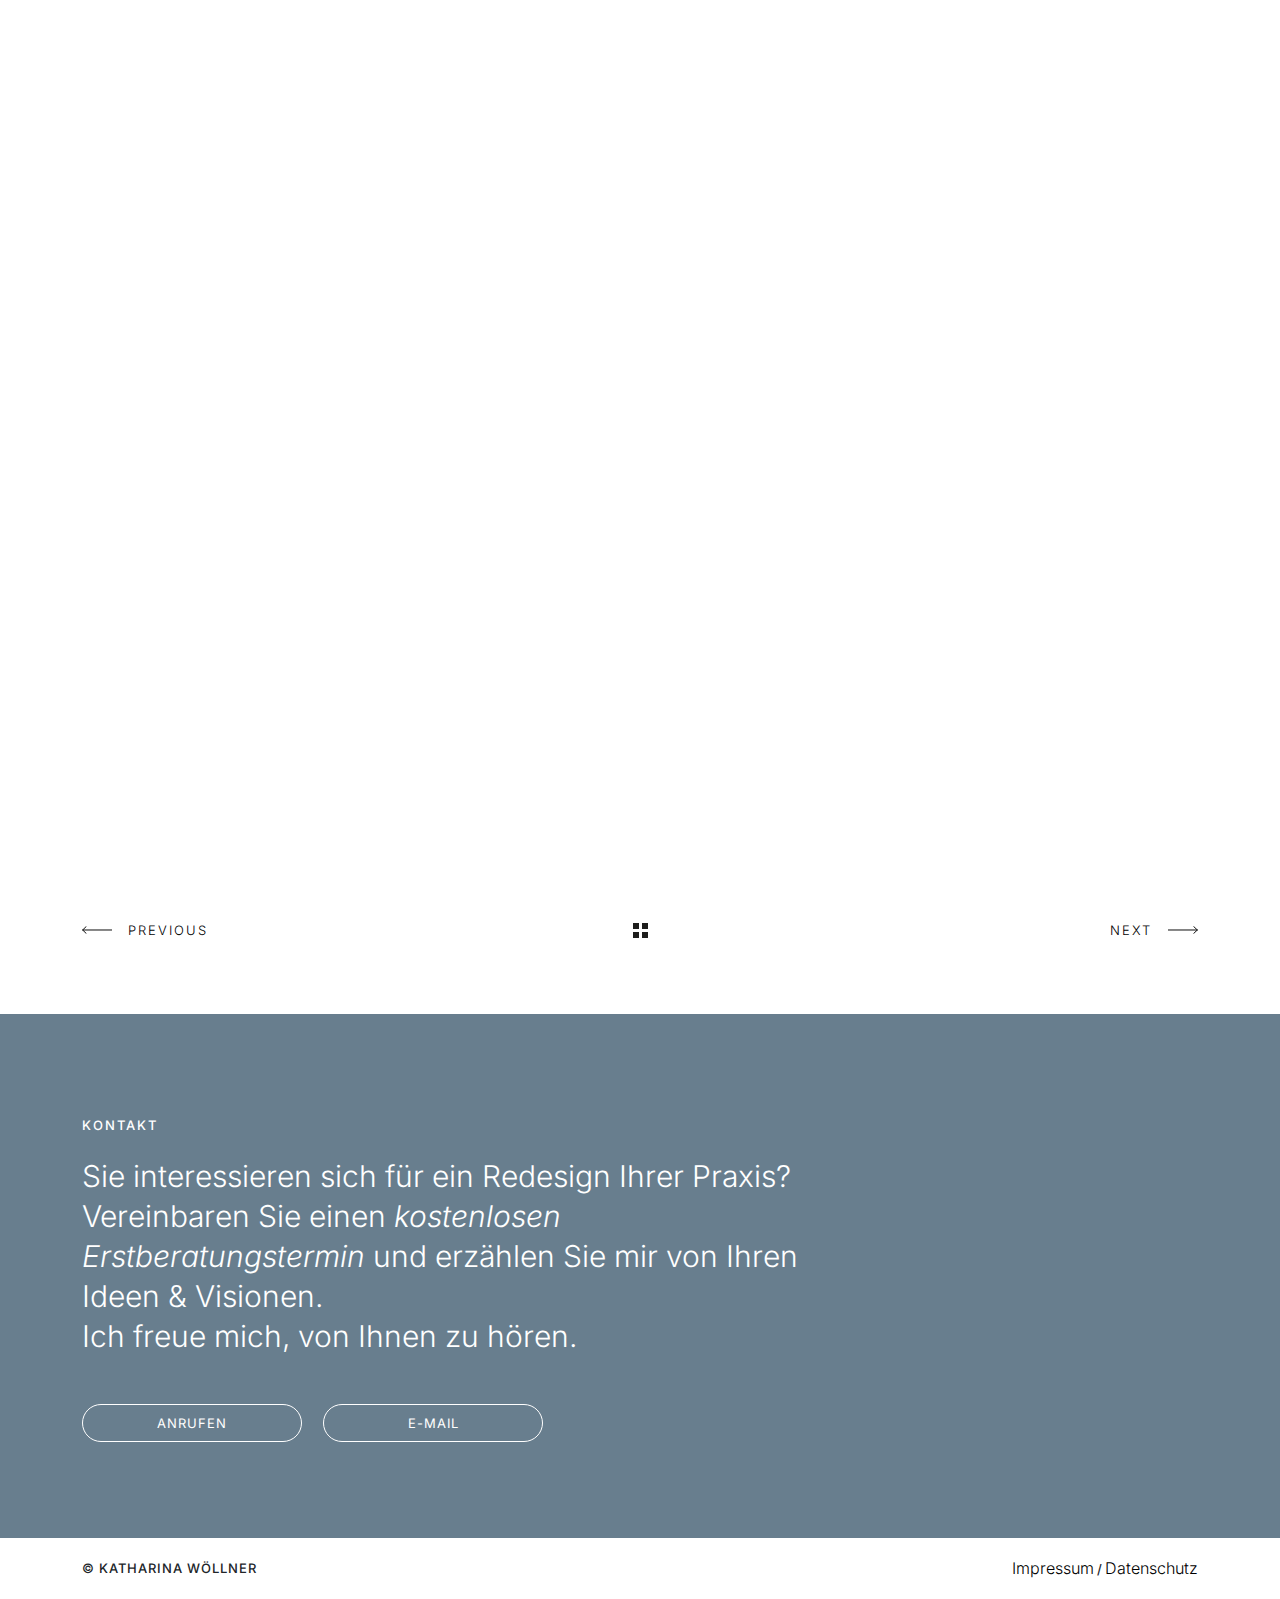
<file: referenz-cm.html>
<!DOCTYPE html>
<html lang="de">
<head>
    <title>Logo- und Webdesign Redesign für orthopädische Praxis</title>
    <meta http-equiv="content-type" content="text/html; charset=utf-8">
    <meta name="viewport" content="width=device-width, initial-scale=1.0">
    <meta name="description" content="Entdecken Sie das umfassende Redesign für die orthopädische Praxis Christian Meyer, das ein minimalistisches Logo, ein modernes Corporate Design und eine klar strukturierte One-Pager-Website umfasst. Das neue Logo dient als vielseitiges Markenzeichen und grafisches Element, während die Webseite eine detaillierte Übersicht über orthopädische Beschwerdebilder bietet. Erleben Sie eine moderne, professionelle Praxis für Bewegung und Gesundheit. Verleihen Sie auch Ihrer Praxis einen frischen Look – sprechen Sie mich an für eine individuelle Beratung!">
    <meta name="robots" content="index,follow">
    <meta property="og:title" content="Katharina Wöllner | Medical Branding + Design für Ärzte, medizinische Praxen & Unternehmen im Gesundheitswesen">
    <meta property="og:description" content="Als erfahrene Kommunikationsdesignerin und Art Directorin mit Fokus auf Medical Branding und Design, bin ich darauf spezialisiert, hochwertige visuelle Identitäten und Designlösungen für Ärzte, medizinische Praxen und Unternehmen im Gesundheitswesen zu entwickeln. Von der individuellen Gestaltung Ihres Logos bis hin zur Schaffung eines konsistenten Corporate Designs und intuitiven Webseiten, biete ich einen ganzheitlichen Ansatz, der die Einzigartigkeit Ihrer medizinische Marke herausstellt, Vertrauen aufbaut und Ihre Fachkompetenz unterstreicht.">
    <meta property="og:image" content="https://www.katharinawoellner.com/assets/images/katharina-woellner-fb.jpg">
    <meta property="og:type" content="website">
    <meta property="og:url" content="https://www.katharinawoellner.com">
    <link rel="stylesheet" href="vendor/bootstrap/css/bootstrap.min.css">
    <link rel="stylesheet" href="assets/styles/custom.css">
    <link rel="apple-touch-icon" sizes="57x57" href="assets/images/icons/apple-icon-57x57.png">
    <link rel="apple-touch-icon" sizes="60x60" href="assets/images/icons/apple-icon-60x60.png">
    <link rel="apple-touch-icon" sizes="72x72" href="assets/images/icons/apple-icon-72x72.png">
    <link rel="apple-touch-icon" sizes="76x76" href="assets/images/icons/apple-icon-76x76.png">
    <link rel="apple-touch-icon" sizes="114x114" href="assets/images/icons/apple-icon-114x114.png">
    <link rel="apple-touch-icon" sizes="120x120" href="assets/images/icons/apple-icon-120x120.png">
    <link rel="apple-touch-icon" sizes="144x144" href="assets/images/icons/apple-icon-144x144.png">
    <link rel="apple-touch-icon" sizes="152x152" href="assets/images/icons/apple-icon-152x152.png">
    <link rel="apple-touch-icon" sizes="180x180" href="assets/images/icons/apple-icon-180x180.png">
    <link rel="icon" type="image/png" sizes="192x192"  href="assets/images/icons/android-icon-192x192.png">
    <link rel="icon" type="image/png" sizes="32x32" href="assets/images/icons/favicon-32x32.png">
    <link rel="icon" type="image/png" sizes="96x96" href="assets/images/icons/favicon-96x96.png">
    <link rel="icon" type="image/png" sizes="16x16" href="assets/images/icons/favicon-16x16.png">
    <!--link rel="manifest" href="manifest.json"-->
    <meta name="msapplication-TileColor" content="#da532c">
    <meta name="msapplication-TileImage" content="assets/images/icons/ms-icon-144x144.png">
    <meta name="theme-color" content="#ffffff">
</head>
<body data-bs-spy="scroll" data-bs-offset="0" data-bs-target=".navbar-collapse" tabindex="0">

<article>
    <section id="header">
        <div class="container-fluid p-0 overflow-hidden">
            <nav id="navbar" class="navbar navbar-light position-relative">
                <div class="container">
                    <a href="index.html" class="navbar-brand mt-3">
                        <img src="assets/images/kw-logo.svg" height="40" alt="Logo">
                        <span class="d-none d-md-block">Katharina Wöllner<br>Medical Branding + Design</span>
                    </a>
                    <div class="d-flex justify-content-end mt-3">
                        <button class="navbar-toggler d-flex align-items-center collapsed" type="button" data-bs-toggle="collapse" data-bs-target="#navbar-collapse" aria-controls="navbar-collapse" aria-expanded="false" aria-label="Toggle navigation">
                            <input type="checkbox" id="hamburger" />
                            <label for="hamburger">
                                <span></span>
                                <span></span>
                                <span></span>
                            </label>
                        </button>
                        <div id="navbar-collapse" class="collapse navbar-collapse">
                            <div class="navbar-nav navbar-nav-scroll">
                                <a class="nav-link" href="index.html#header">Home</a>
                                <a class="nav-link" href="index.html#referenzen">Referenzen</a>
                                <a class="nav-link" href="index.html#leistungen">Leistungen</a>
                                <a class="nav-link" href="index.html#prozess">Prozess</a>
                                <a class="nav-link mb-4" href="index.html#kontakt">Kontakt</a>
                                <div class="d-flex flex-column flex-md-row">
                                    <a class="btn btn-outline-secondary d-block mt-4 mt-lg-5 mb-3 me-0 me-md-2" href="tel:+4917664236557">Anrufen</a>
                                    <a class="btn btn-outline-secondary btn-arrow d-block mt-md-4 mt-lg-5 mb-3 ms-0 ms-md-2" href="mailto:mail@katharinawoellner.com" target="_blank">E-Mail</a>
                                </div>
                            </div>
                        </div>
                    </div>
                </div>
            </nav>
        </div>
    </section>

    <section id="referenz">
        <div class="container">
            <div class="row mt-3 mt-lg-5 mb-5">
                <div class="col-12">
                    <img src="assets/images/referenzen/cm/cm-visitenkarte-terminkarte-01.jpg" width="2560" height="1600" class="img-fluid" alt="">
                </div>
            </div>
            <div class="row m-lg-5">
                <div class="col-12 mt-lg-5">
                    <h3>Neue Bewegung im Corporate Design</h3>
                </div>
            </div>
            <div class="row mb-5">
                <div class="col-md-6 mt-5">
                    <p class="mb-30">
                        <strong>Christian Meyer</strong><br>
                        Facharzt für Orthopädie/Unfallchirurgie
                    </p>
                    <p class="mb-0">
                        <strong>Programmierung:</strong><br>
                        Seleos GmbH
                    </p>
                </div>
                <div class="col-md-6 mt-5">
                    <p class="mb-5">Für die Praxis des Orthopäden Christian Meyer führte ich ein umfassendes Redesign des Logos, des Corporate Designs und der Website durch. Das neue minimalistische Logo, bestehend aus den Initialen, dient nicht nur als Markenzeichen, sondern abgewandelt auch als grafisches Element für Icons und Bilder. Die Website wurde klar strukturiert und bietet eine detaillierte Übersicht über die verschiedenen orthopädischen Beschwerdebilder. Insgesamt präsentiert sich die Praxis als moderne und professionelle Einrichtung, spezialisiert auf Bewegung und Gesundheit.</p>
                    <p class="mb-0"><img src="assets/images/icon-arrow-right.svg" width="5" class="me-2" alt=""><a href="https://www.ortho-meyer.de" target="_blank" class="link-underline-secondary">Website besuchen</a></p>
                </div>
            </div>
            <div class="row my-5 g-4">
                <div class="col-12">
                    <img src="assets/images/referenzen/cm/cm-logo.jpg" width="2560" height="1829" class="img-fluid" loading="lazy" alt="">
                </div>
                <div class="col-12">
                    <img src="assets/images/referenzen/cm/cm-visitenkarte-terminkarte-02.jpg" width="2560" height="1707" class="img-fluid" loading="lazy" alt="">
                </div>
                <div class="col-12">
                    <img src="assets/images/referenzen/cm/cm-briefbogen.jpg" width="2560" height="1707" class="img-fluid" loading="lazy" alt="">
                </div>
                <div class="col-12">
                    <img src="assets/images/referenzen/cm/cm-website-mobil.jpg" width="2560" height="1" class="img-fluid" loading="lazy" alt="">
                </div>
                <div class="col-12">
                    <img src="assets/images/referenzen/cm/cm-icons.jpg" width="2560" height="869" class="img-fluid" loading="lazy" alt="">
                </div>
                <div class="col-12">
                    <img src="assets/images/referenzen/cm/cm-web.jpg" width="2560" height="1568" class="img-fluid" loading="lazy" alt="">
                </div>
                <div class="col-12">
                    <img src="assets/images/referenzen/cm/cm-website-detail.jpg" width="2560" height="1707" class="img-fluid" loading="lazy" alt="">
                </div>
                <div class="col-12">
                    <img src="assets/images/referenzen/cm/cm-signage-01.jpg" width="2560" height="1707" class="img-fluid" loading="lazy" alt="">
                </div>
                <div class="col-12">
                    <img src="assets/images/referenzen/cm/cm-signage-02.jpg" width="2560" height="1706" class="img-fluid" loading="lazy" alt="">
                </div>
                <div class="col-12">
                    <img src="assets/images/referenzen/cm/cm-3d.jpg" width="2560" height="1707" class="img-fluid" loading="lazy" alt="">
                </div>
            </div>
            <div class="row my-5 py-4">
                <div class="col-4">
                    <a href="referenz-ak.html" class="link-primary link-previous text-uppercase"><img src="assets/images/icon-arrow-previous.svg" width="30" class="me-3" alt="Previous"><span>Previous</span></a>
                </div>
                <div class="col-4 text-center">
                    <a href="index.html#referenzen"><img src="assets/images/icon-home.svg" height="15" alt="Referenzen"></a>
                </div>
                <div class="col-4 text-end">
                    <a href="referenz-hugg.html" class="link-primary link-next text-uppercase"><span>Next</span><img src="assets/images/icon-arrow-next.svg" width="30" class="ms-3" alt="Next"></a>
                </div>
            </div>
        </div>
    </section>

    <section id="kontakt">
        <div class="container py-5">
            <div class="row pt-5">
                <div class="col-md-4 py-2 text-center order-md-last">
                    <img src="assets/images/kw-portrait.png" width="210" height="210" class="img-fluid mb-5 mb-md-0 mt-md-0" loading="lazy" alt="Portrait">
                </div>
                <div class="col-md-8">
                    <h2 class="mb-3">Kontakt</h2>
                    <p class="mb-5 fs-3">
                        Sie interessieren sich für ein Redesign Ihrer Praxis?<br>
                        Vereinbaren Sie einen <i>kostenlosen Erstberatungstermin</i> und erzählen Sie mir von Ihren Ideen &amp; Visionen.<br>
                        Ich freue mich, von Ihnen zu hören.
                    </p>
                </div>
            </div>
            <div class="row pb-5">
                <div class="col-12">
                    <a href="tel:+4917664236557" class="btn btn-outline-secondary d-block d-md-inline-block mb-3 mb-md-0 me-md-3">Anrufen</a>
                    <a href="mailto:mail@katharinawoellner.com" class="btn btn-outline-secondary d-block d-md-inline-block">E-Mail</a>
                </div>
            </div>
        </div>
    </section>
</article>

<footer>
    <div class="container">
        <div class="row ">
            <div class="col-12 col-md-6 d-none d-md-block">
                <p class="my-0 text-uppercase">&copy; Katharina Wöllner</p>
            </div>
            <div class="col-12 col-md-6 text-center text-md-end">
                <p class="my-0"><a href="impressum.html">Impressum</a> / <a href="datenschutz.html">Datenschutz</a></p>
            </div>
        </div>
    </div>
</footer>

<script type="text/javascript" src="vendor/jquery/dist/jquery.min.js"></script>
<script type="text/javascript" src="vendor/bootstrap/js/bootstrap.min.js"></script>
</body>
</html>
</file>
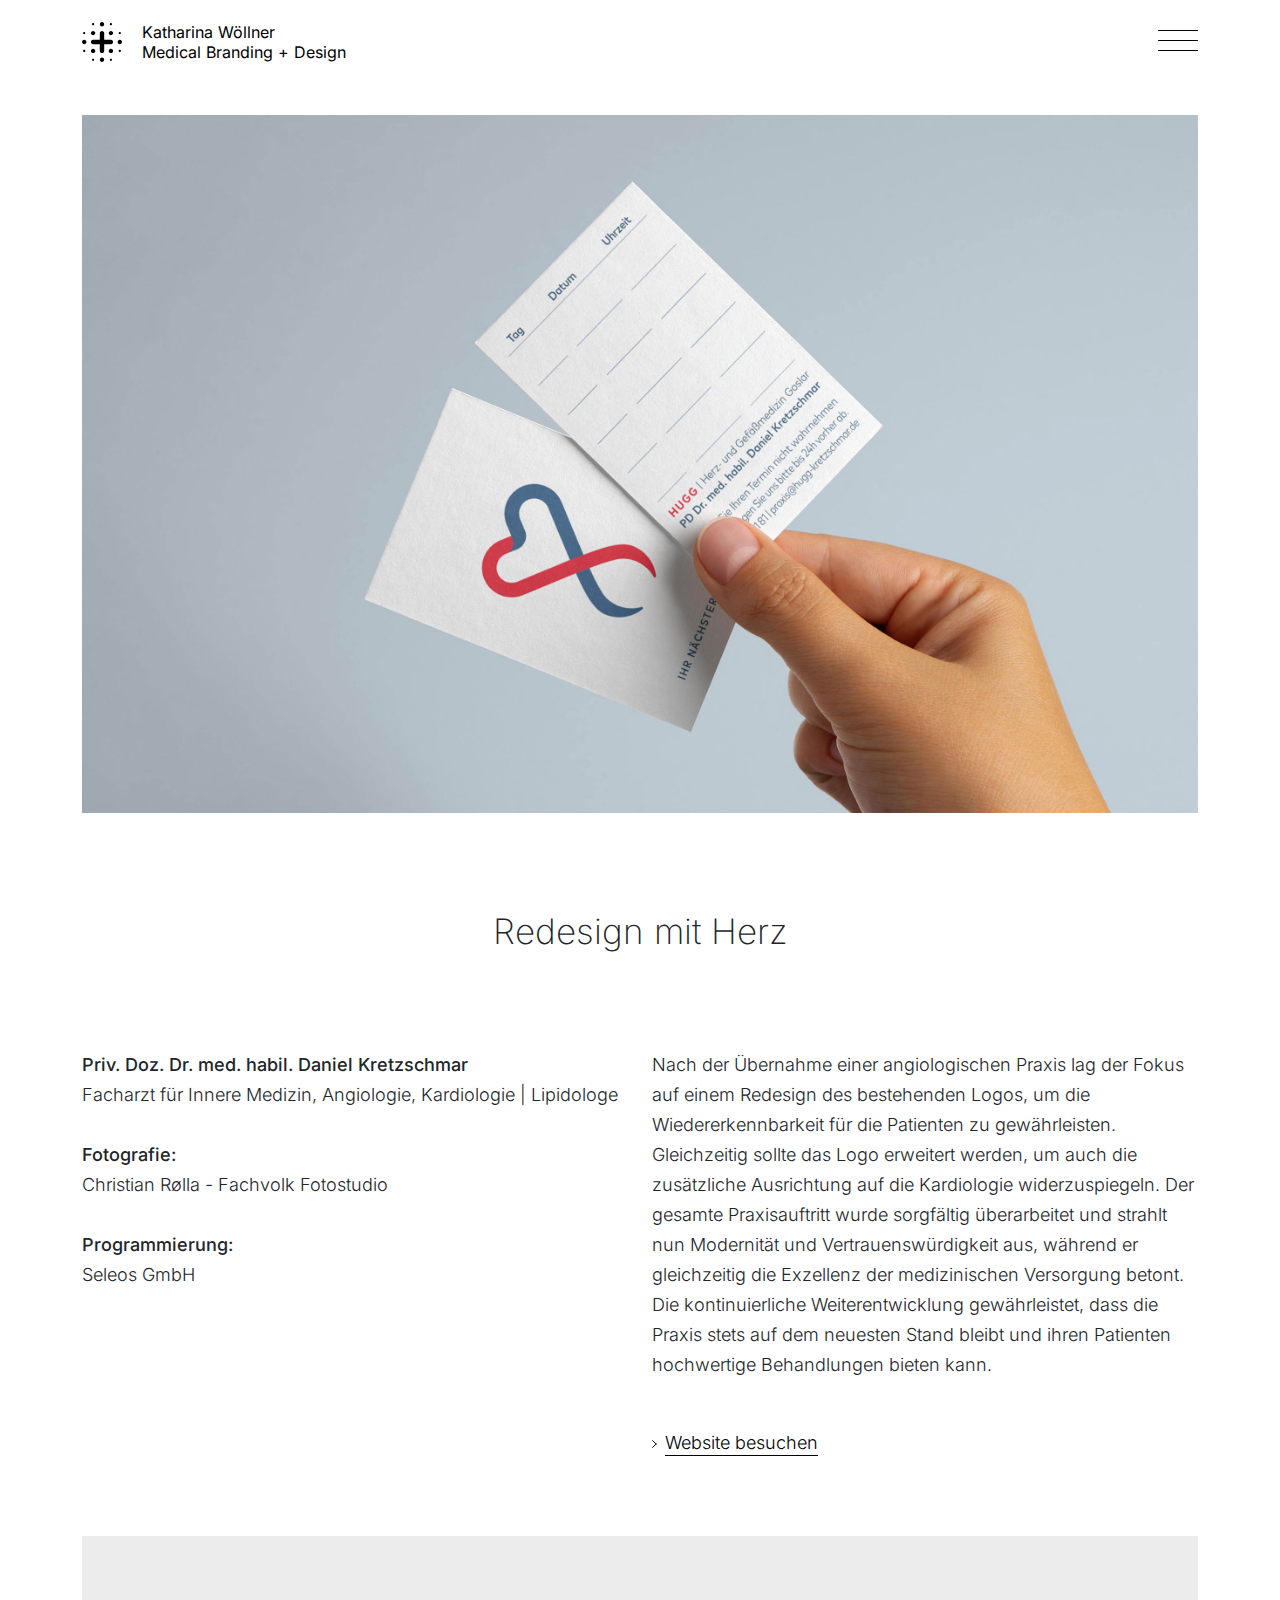
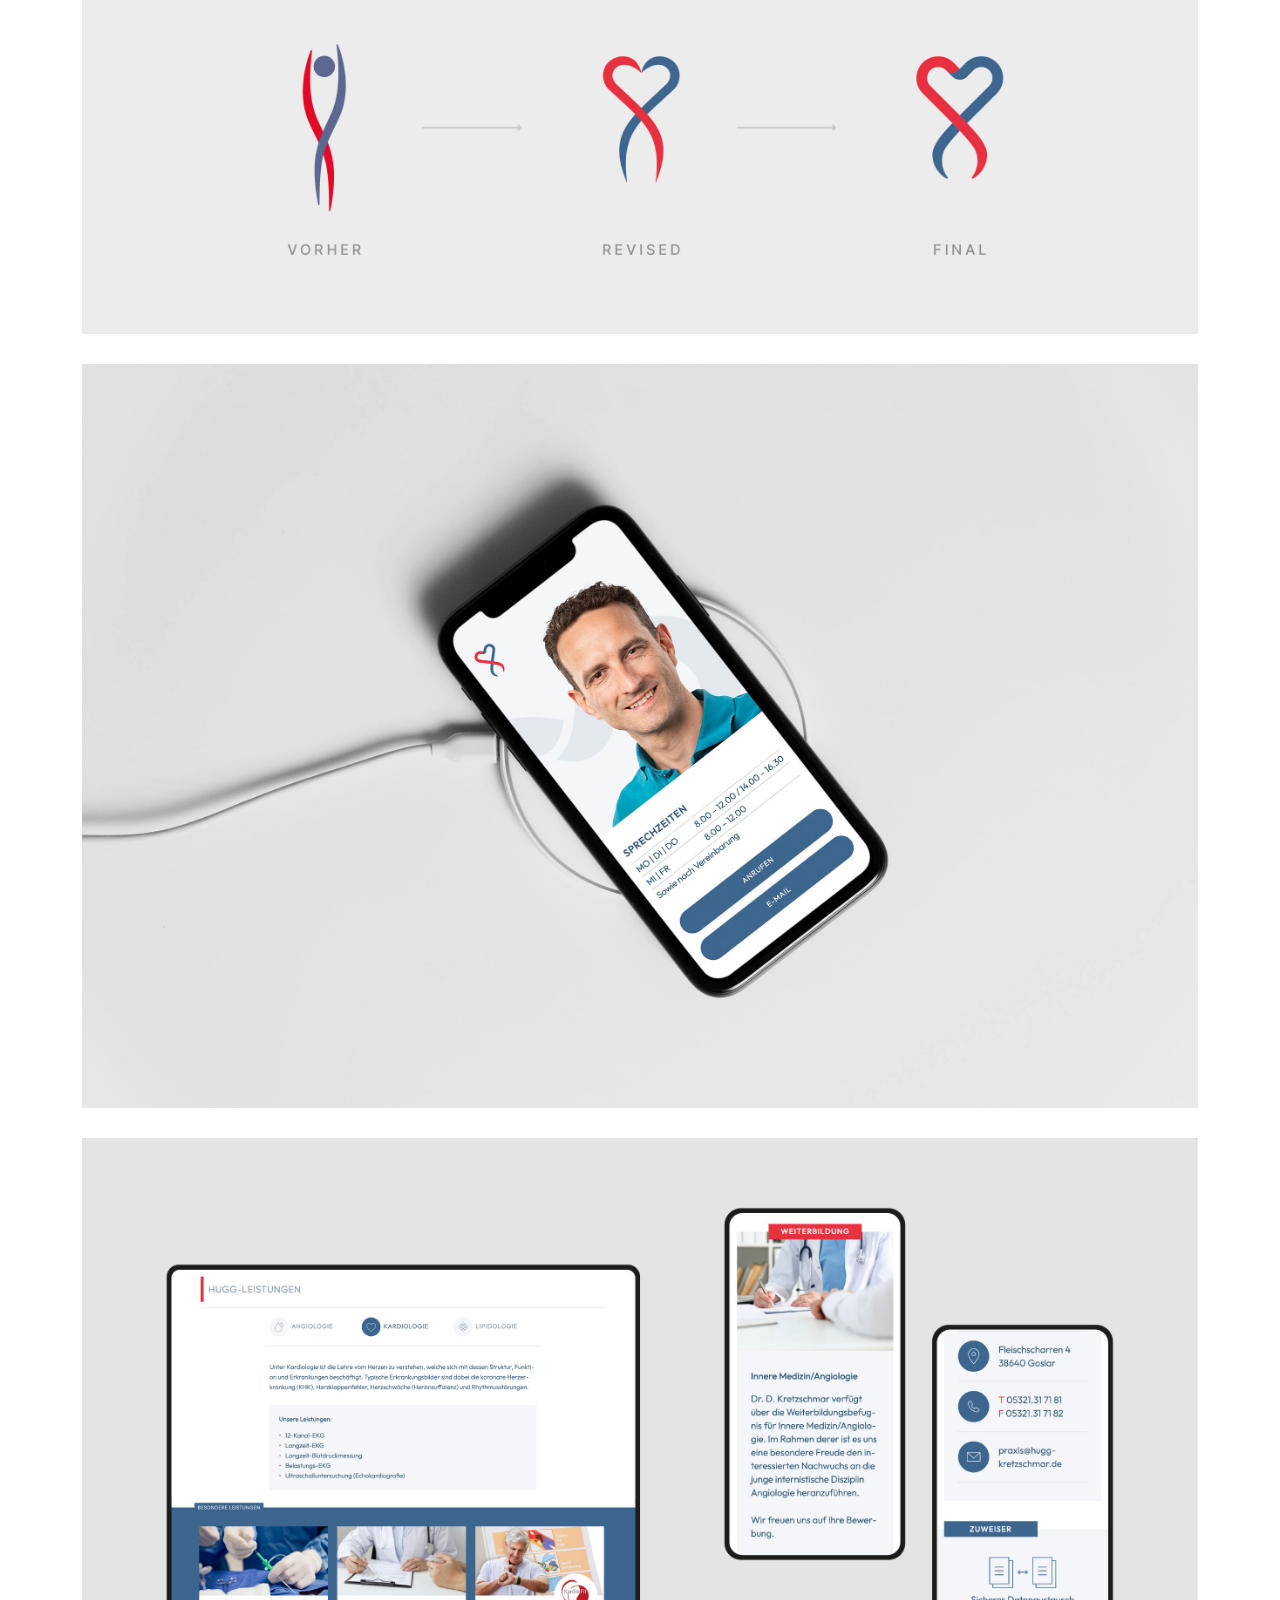
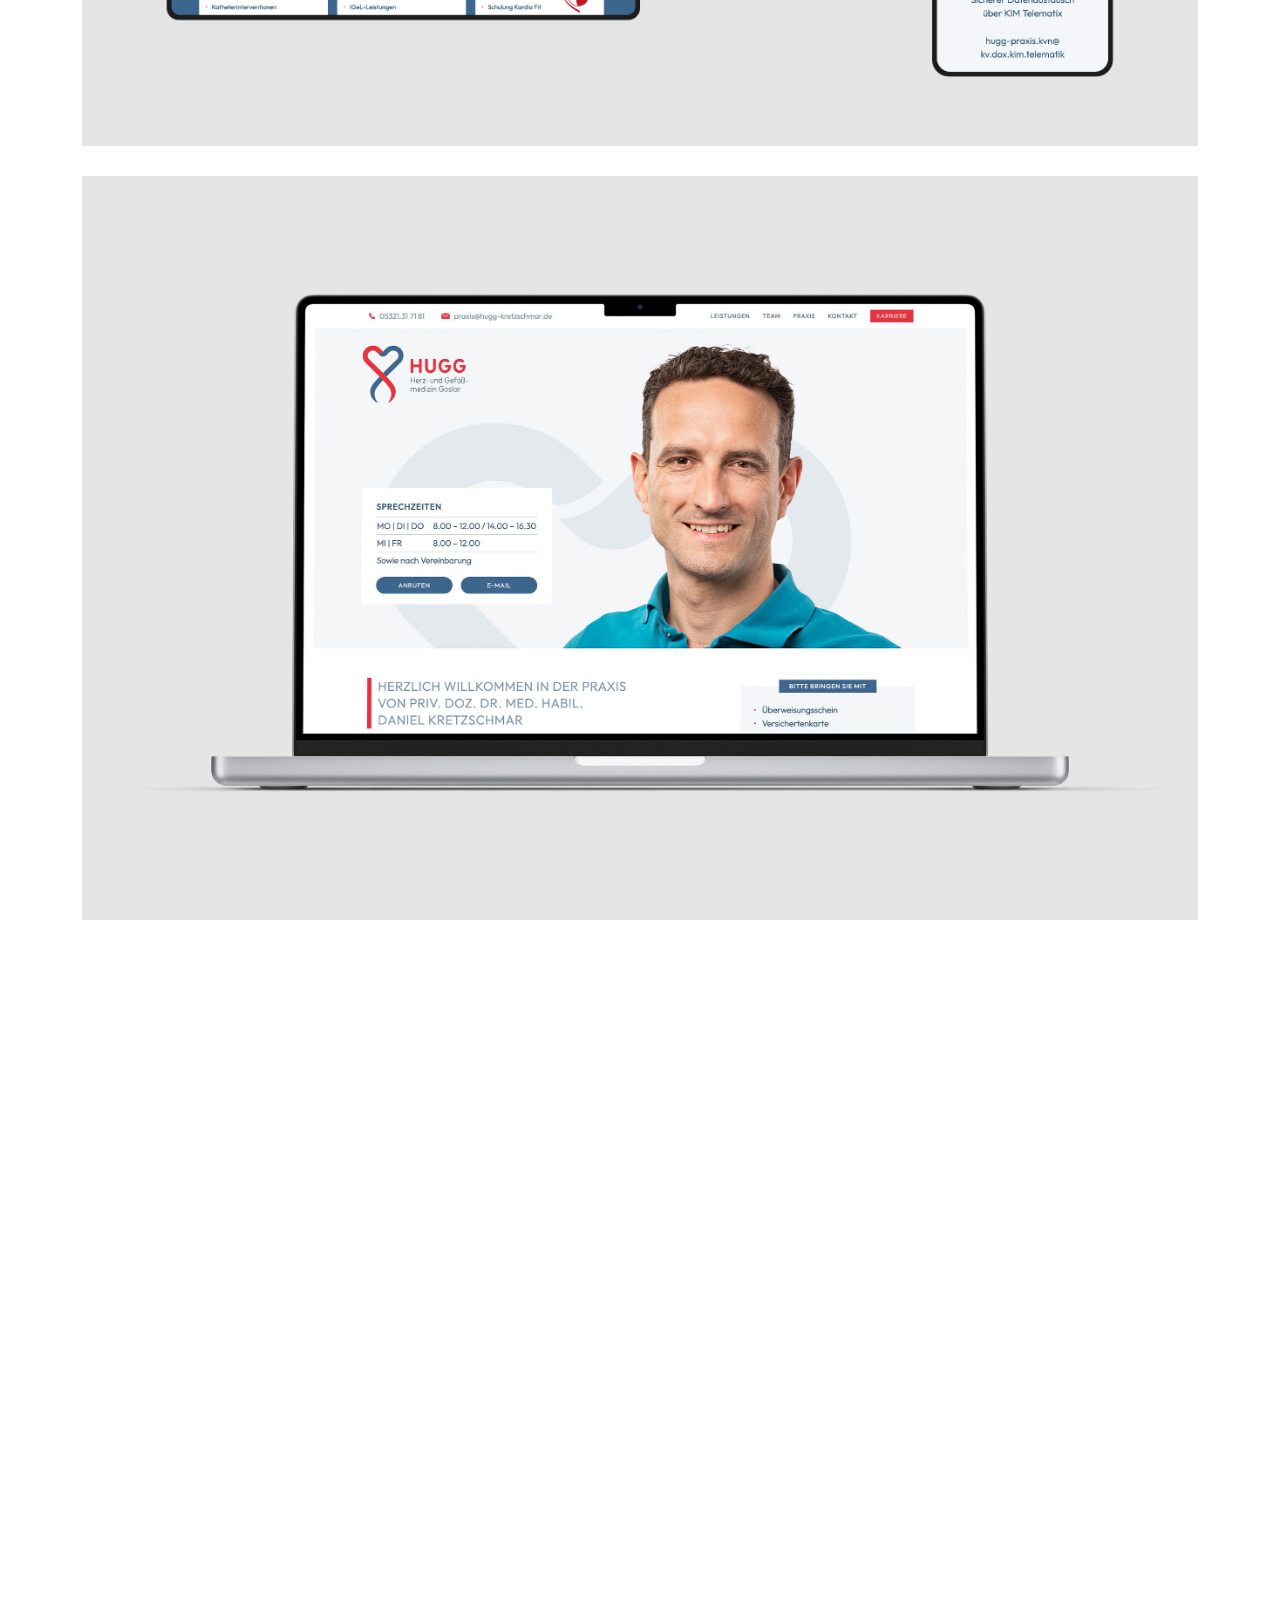
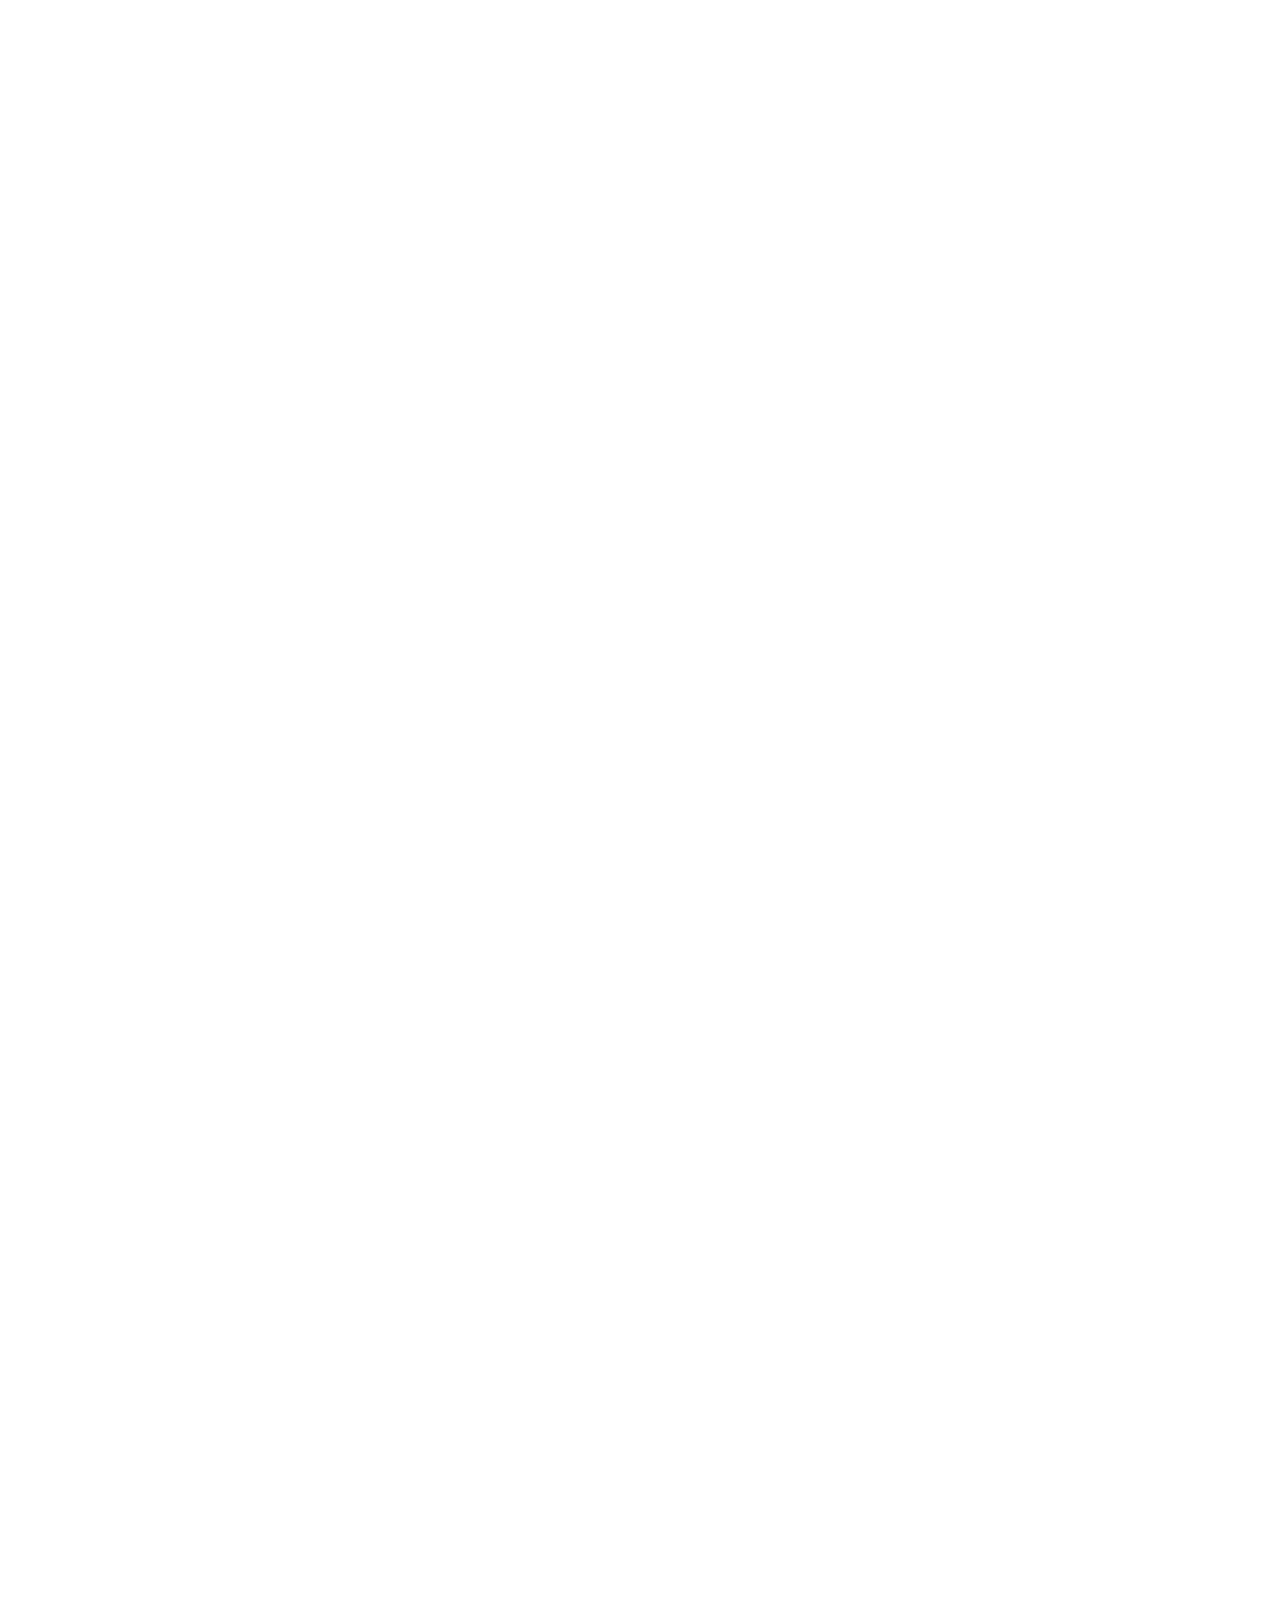
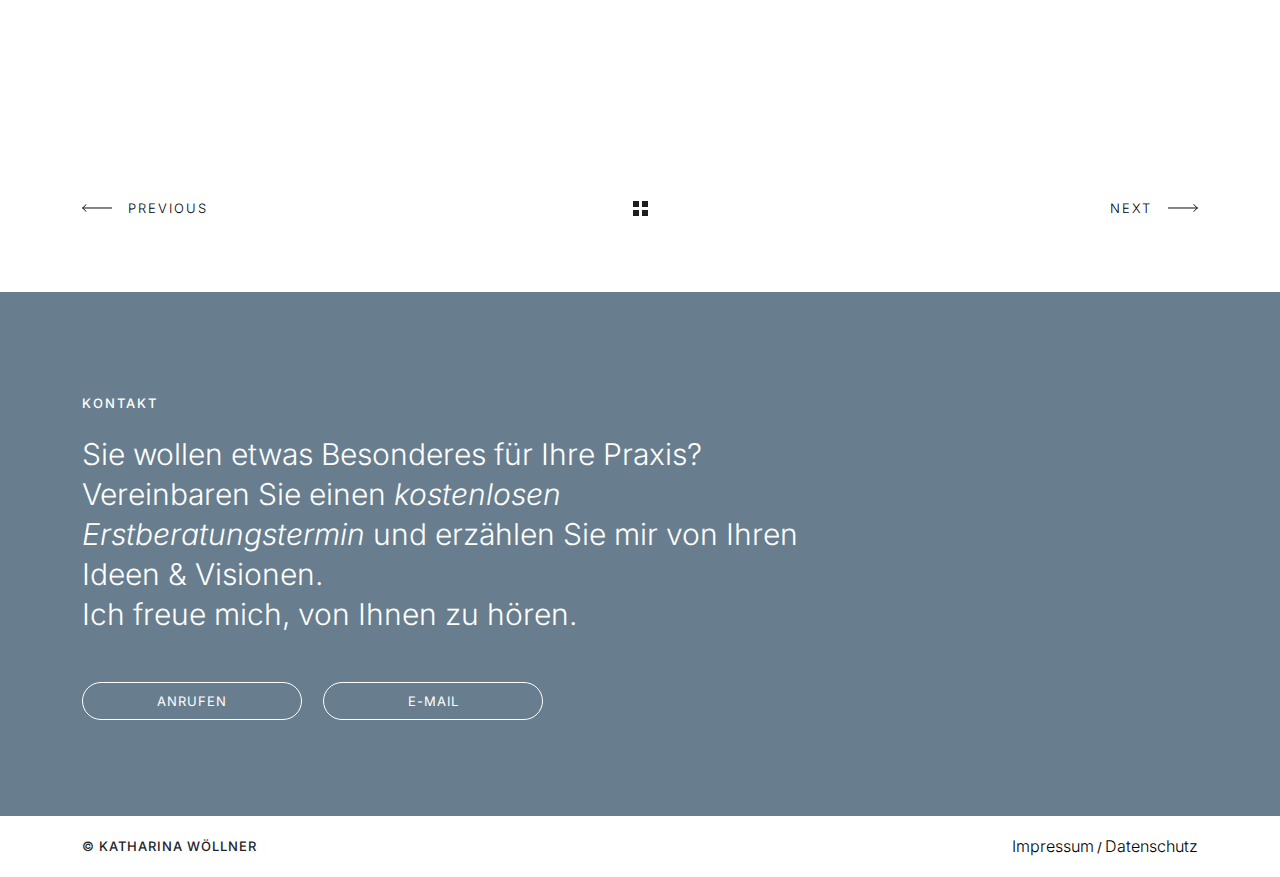
<file: referenz-hugg.html>
<!DOCTYPE html>
<html lang="de">
<head>
    <title>Webdesign und Logo-Redesign für Angiologie- und Kardiologiepraxis</title>
    <meta http-equiv="content-type" content="text/html; charset=utf-8">
    <meta name="viewport" content="width=device-width, initial-scale=1.0">
    <meta name="description" content="Das Webdesign und Logo einer angiologischen Praxis wurden nach Praxisübernahme und zusätzlicher Ausrichtung auf die Kardiologie überarbeitet. Der neue Praxisauftritt betont Modernität, Vertrauenswürdigkeit und medizinische Exzellenz, während die Wiedererkennbarkeit für Patienten erhalten bleibt. Entdecken Sie, wie kreatives Design Ihre Praxis aufwerten kann – lassen Sie uns gemeinsam an Ihrem Projekt arbeiten!">
    <meta name="robots" content="index,follow">
    <meta property="og:title" content="Katharina Wöllner | Medical Branding + Design für Ärzte, medizinische Praxen & Unternehmen im Gesundheitswesen">
    <meta property="og:description" content="Als erfahrene Kommunikationsdesignerin und Art Directorin mit Fokus auf Medical Branding und Design, bin ich darauf spezialisiert, hochwertige visuelle Identitäten und Designlösungen für Ärzte, medizinische Praxen und Unternehmen im Gesundheitswesen zu entwickeln. Von der individuellen Gestaltung Ihres Logos bis hin zur Schaffung eines konsistenten Corporate Designs und intuitiven Webseiten, biete ich einen ganzheitlichen Ansatz, der die Einzigartigkeit Ihrer medizinische Marke herausstellt, Vertrauen aufbaut und Ihre Fachkompetenz unterstreicht.">
    <meta property="og:image" content="https://www.katharinawoellner.com/assets/images/katharina-woellner-fb.jpg">
    <meta property="og:type" content="website">
    <meta property="og:url" content="https://www.katharinawoellner.com">
    <link rel="stylesheet" href="vendor/bootstrap/css/bootstrap.min.css">
    <link rel="stylesheet" href="assets/styles/custom.css">
    <link rel="apple-touch-icon" sizes="57x57" href="assets/images/icons/apple-icon-57x57.png">
    <link rel="apple-touch-icon" sizes="60x60" href="assets/images/icons/apple-icon-60x60.png">
    <link rel="apple-touch-icon" sizes="72x72" href="assets/images/icons/apple-icon-72x72.png">
    <link rel="apple-touch-icon" sizes="76x76" href="assets/images/icons/apple-icon-76x76.png">
    <link rel="apple-touch-icon" sizes="114x114" href="assets/images/icons/apple-icon-114x114.png">
    <link rel="apple-touch-icon" sizes="120x120" href="assets/images/icons/apple-icon-120x120.png">
    <link rel="apple-touch-icon" sizes="144x144" href="assets/images/icons/apple-icon-144x144.png">
    <link rel="apple-touch-icon" sizes="152x152" href="assets/images/icons/apple-icon-152x152.png">
    <link rel="apple-touch-icon" sizes="180x180" href="assets/images/icons/apple-icon-180x180.png">
    <link rel="icon" type="image/png" sizes="192x192"  href="assets/images/icons/android-icon-192x192.png">
    <link rel="icon" type="image/png" sizes="32x32" href="assets/images/icons/favicon-32x32.png">
    <link rel="icon" type="image/png" sizes="96x96" href="assets/images/icons/favicon-96x96.png">
    <link rel="icon" type="image/png" sizes="16x16" href="assets/images/icons/favicon-16x16.png">
    <!--link rel="manifest" href="manifest.json"-->
    <meta name="msapplication-TileColor" content="#da532c">
    <meta name="msapplication-TileImage" content="assets/images/icons/ms-icon-144x144.png">
    <meta name="theme-color" content="#ffffff">
</head>
<body data-bs-spy="scroll" data-bs-offset="0" data-bs-target=".navbar-collapse" tabindex="0">

<article>
    <section id="header">
        <div class="container-fluid p-0 overflow-hidden">
            <nav id="navbar" class="navbar navbar-light position-relative">
                <div class="container">
                    <a href="index.html" class="navbar-brand mt-3">
                        <img src="assets/images/kw-logo.svg" height="40" alt="Logo">
                        <span class="d-none d-md-block">Katharina Wöllner<br>Medical Branding + Design</span>
                    </a>
                    <div class="d-flex justify-content-end mt-3">
                        <button class="navbar-toggler d-flex align-items-center collapsed" type="button" data-bs-toggle="collapse" data-bs-target="#navbar-collapse" aria-controls="navbar-collapse" aria-expanded="false" aria-label="Toggle navigation">
                            <input type="checkbox" id="hamburger" />
                            <label for="hamburger">
                                <span></span>
                                <span></span>
                                <span></span>
                            </label>
                        </button>
                        <div id="navbar-collapse" class="collapse navbar-collapse">
                            <div class="navbar-nav navbar-nav-scroll">
                                <a class="nav-link" href="index.html#header">Home</a>
                                <a class="nav-link" href="index.html#referenzen">Referenzen</a>
                                <a class="nav-link" href="index.html#leistungen">Leistungen</a>
                                <a class="nav-link" href="index.html#prozess">Prozess</a>
                                <a class="nav-link mb-4" href="index.html#kontakt">Kontakt</a>
                                <div class="d-flex flex-column flex-md-row">
                                    <a class="btn btn-outline-secondary d-block mt-4 mt-lg-5 mb-3 me-0 me-md-2" href="tel:+4917664236557">Anrufen</a>
                                    <a class="btn btn-outline-secondary btn-arrow d-block mt-md-4 mt-lg-5 mb-3 ms-0 ms-md-2" href="mailto:mail@katharinawoellner.com" target="_blank">E-Mail</a>
                                </div>
                            </div>
                        </div>
                    </div>
                </div>
            </nav>
        </div>
    </section>

    <section id="referenz">
        <div class="container">
            <div class="row mt-3 mt-lg-5 mb-5">
                <div class="col-12">
                    <img src="assets/images/referenzen/hugg/hugg-terminkaertchen.jpg" width="2560" height="1600" class="img-fluid" alt="">
                </div>
            </div>
            <div class="row m-lg-5">
                <div class="col-12 mt-lg-5">
                    <h3>Redesign mit Herz</h3>
                </div>
            </div>
            <div class="row mb-5">
                <div class="col-md-6 mt-5">
                    <p class="mb-30">
                        <strong>Priv. Doz. Dr. med. habil. Daniel Kretzschmar</strong><br>
                        Facharzt für Innere Medizin, Angiologie, Kardiologie | Lipidologe
                    </p>
                    <p class="mb-30">
                        <strong>Fotografie:</strong><br>
                        Christian Rølla - Fachvolk Fotostudio
                    </p>
                    <p class="mb-0">
                        <strong>Programmierung:</strong><br>
                        Seleos GmbH
                    </p>
                </div>
                <div class="col-md-6 mt-5">
                    <p class="mb-5">Nach der Übernahme einer angiologischen Praxis lag der Fokus auf einem Redesign des bestehenden Logos, um die Wiedererkennbarkeit für die Patienten zu gewährleisten. Gleichzeitig sollte das Logo erweitert werden, um auch die zusätzliche Ausrichtung auf die Kardiologie widerzuspiegeln. Der gesamte Praxisauftritt wurde sorgfältig überarbeitet und strahlt nun Modernität und Vertrauenswürdigkeit aus, während er gleichzeitig die Exzellenz der medizinischen Versorgung betont. Die kontinuierliche Weiterentwicklung gewährleistet, dass die Praxis stets auf dem neuesten Stand bleibt und ihren Patienten hochwertige Behandlungen bieten kann.</p>
                    <p class="mb-0"><img src="assets/images/icon-arrow-right.svg" width="5" class="me-2" alt=""><a href="https://www.hugg-kretzschmar.de" target="_blank" class="link-underline-secondary">Website besuchen</a></p>
                </div>
            </div>
            <div class="row my-5 g-4">
                <div class="col-12">
                    <img src="assets/images/referenzen/hugg/hugg-logo-redesign.jpg" width="2560" height="914" class="img-fluid" loading="lazy" alt="">
                </div>
                <div class="col-12">
                    <img src="assets/images/referenzen/hugg/hugg-website-mobil.jpg" width="2560" height="1707" class="img-fluid" loading="lazy" alt="">
                </div>
                <div class="col-12">
                    <img src="assets/images/referenzen/hugg/hugg-website.jpg" width="2560" height="1394" class="img-fluid" loading="lazy" alt="">
                </div>
                <div class="col-12">
                    <img src="assets/images/referenzen/hugg/hugg-web-desktop.jpg" width="2560" height="1707" class="img-fluid" loading="lazy" alt="">
                </div>
                <div class="col-12">
                    <img src="assets/images/referenzen/hugg/hugg-flyer-cover.jpg" width="2560" height="1920" class="img-fluid" loading="lazy" alt="">
                </div>
                <div class="col-12">
                    <img src="assets/images/referenzen/hugg/hugg-flyer-innen.jpg" width="2560" height="1920" class="img-fluid" loading="lazy" alt="">
                </div>
                <div class="col-12">
                    <img src="assets/images/referenzen/hugg/hugg-screen-background.jpg" width="2560" height="1463" class="img-fluid" loading="lazy" alt="">
                </div>
            </div>
            <div class="row my-5 py-4">
                <div class="col-4">
                    <a href="referenz-cm.html" class="link-primary link-previous text-uppercase"><img src="assets/images/icon-arrow-previous.svg" width="30" class="me-3" alt="Previous"><span>Previous</span></a>
                </div>
                <div class="col-4 text-center">
                    <a href="index.html#referenzen"><img src="assets/images/icon-home.svg" height="15" alt="Referenzen"></a>
                </div>
                <div class="col-4 text-end">
                    <a href="referenz-ap.html" class="link-primary link-next text-uppercase"><span>Next</span><img src="assets/images/icon-arrow-next.svg" width="30" class="ms-3" alt="Next"></a>
                </div>
            </div>
        </div>
    </section>

    <section id="kontakt">
        <div class="container py-5">
            <div class="row pt-5">
                <div class="col-md-4 py-2 text-center order-md-last">
                    <img src="assets/images/kw-portrait.png" width="210" height="210" class="img-fluid mb-5 mb-md-0 mt-md-0" loading="lazy" alt="Portrait">
                </div>
                <div class="col-md-8">
                    <h2 class="mb-3">Kontakt</h2>
                    <p class="mb-5 fs-3">
                        Sie wollen etwas Besonderes für Ihre Praxis?<br>
                        Vereinbaren Sie einen <i>kostenlosen Erstberatungstermin</i> und erzählen Sie mir von Ihren Ideen &amp; Visionen.<br>
                        Ich freue mich, von Ihnen zu hören.
                    </p>
                </div>
            </div>
            <div class="row pb-5">
                <div class="col-12">
                    <a href="tel:+4917664236557" class="btn btn-outline-secondary d-block d-md-inline-block mb-3 mb-md-0 me-md-3">Anrufen</a>
                    <a href="mailto:mail@katharinawoellner.com" class="btn btn-outline-secondary d-block d-md-inline-block">E-Mail</a>
                </div>
            </div>
        </div>
    </section>
</article>

<footer>
    <div class="container">
        <div class="row ">
            <div class="col-12 col-md-6 d-none d-md-block">
                <p class="my-0 text-uppercase">&copy; Katharina Wöllner</p>
            </div>
            <div class="col-12 col-md-6 text-center text-md-end">
                <p class="my-0"><a href="impressum.html">Impressum</a> / <a href="datenschutz.html">Datenschutz</a></p>
            </div>
        </div>
    </div>
</footer>

<script type="text/javascript" src="vendor/jquery/dist/jquery.min.js"></script>
<script type="text/javascript" src="vendor/bootstrap/js/bootstrap.min.js"></script>
</body>
</html>
</file>
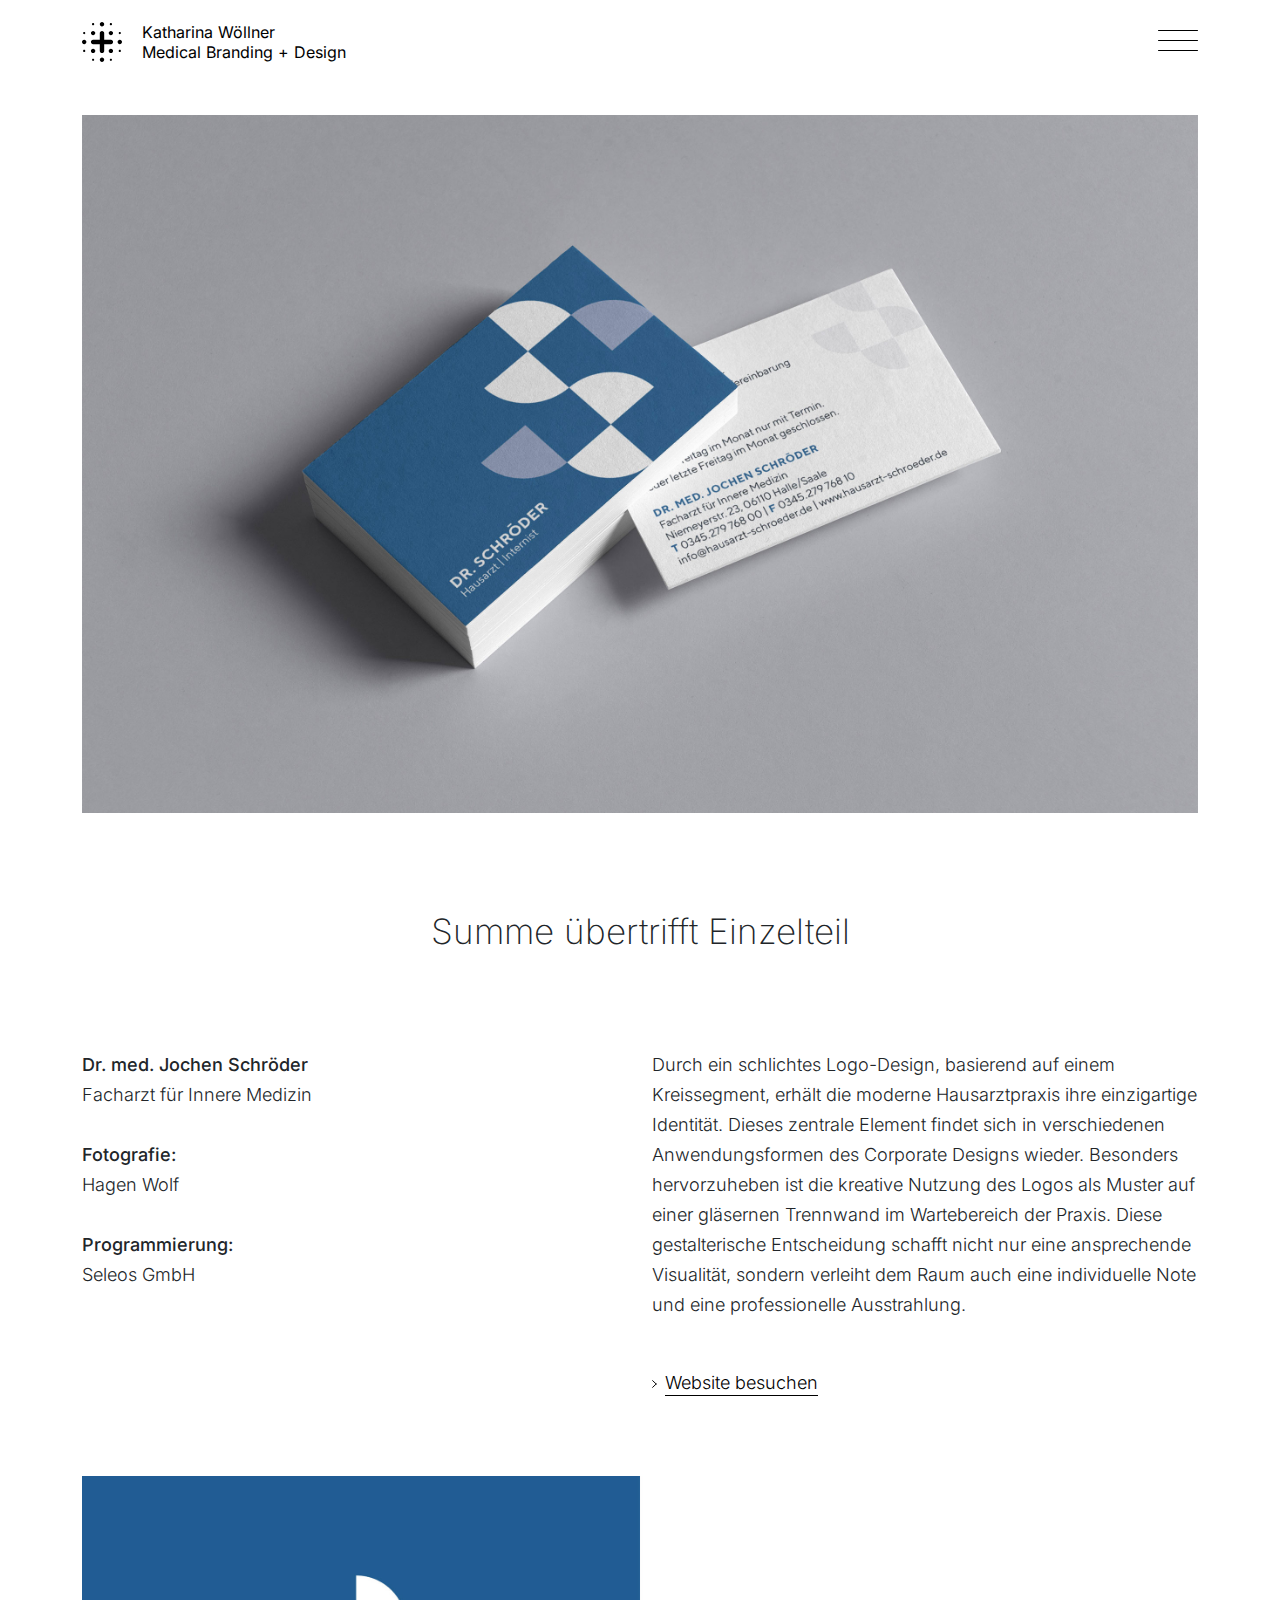
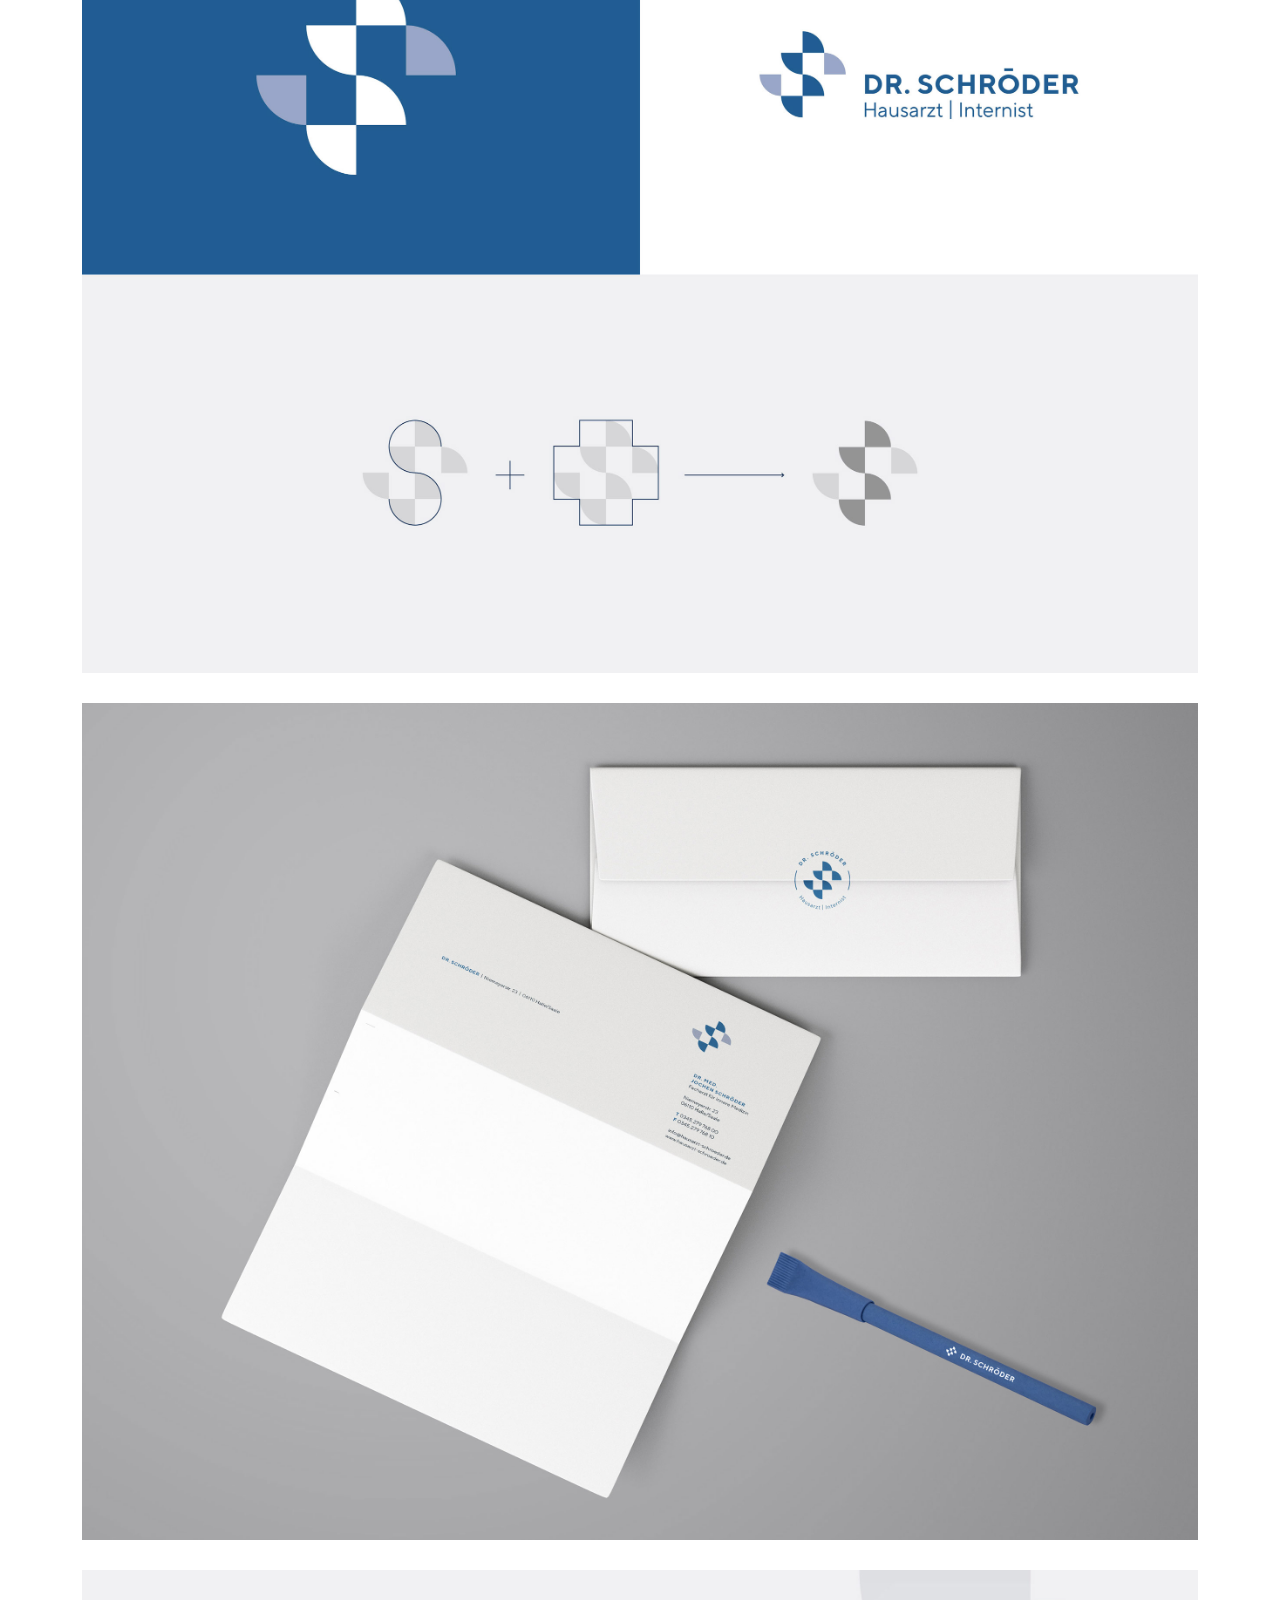
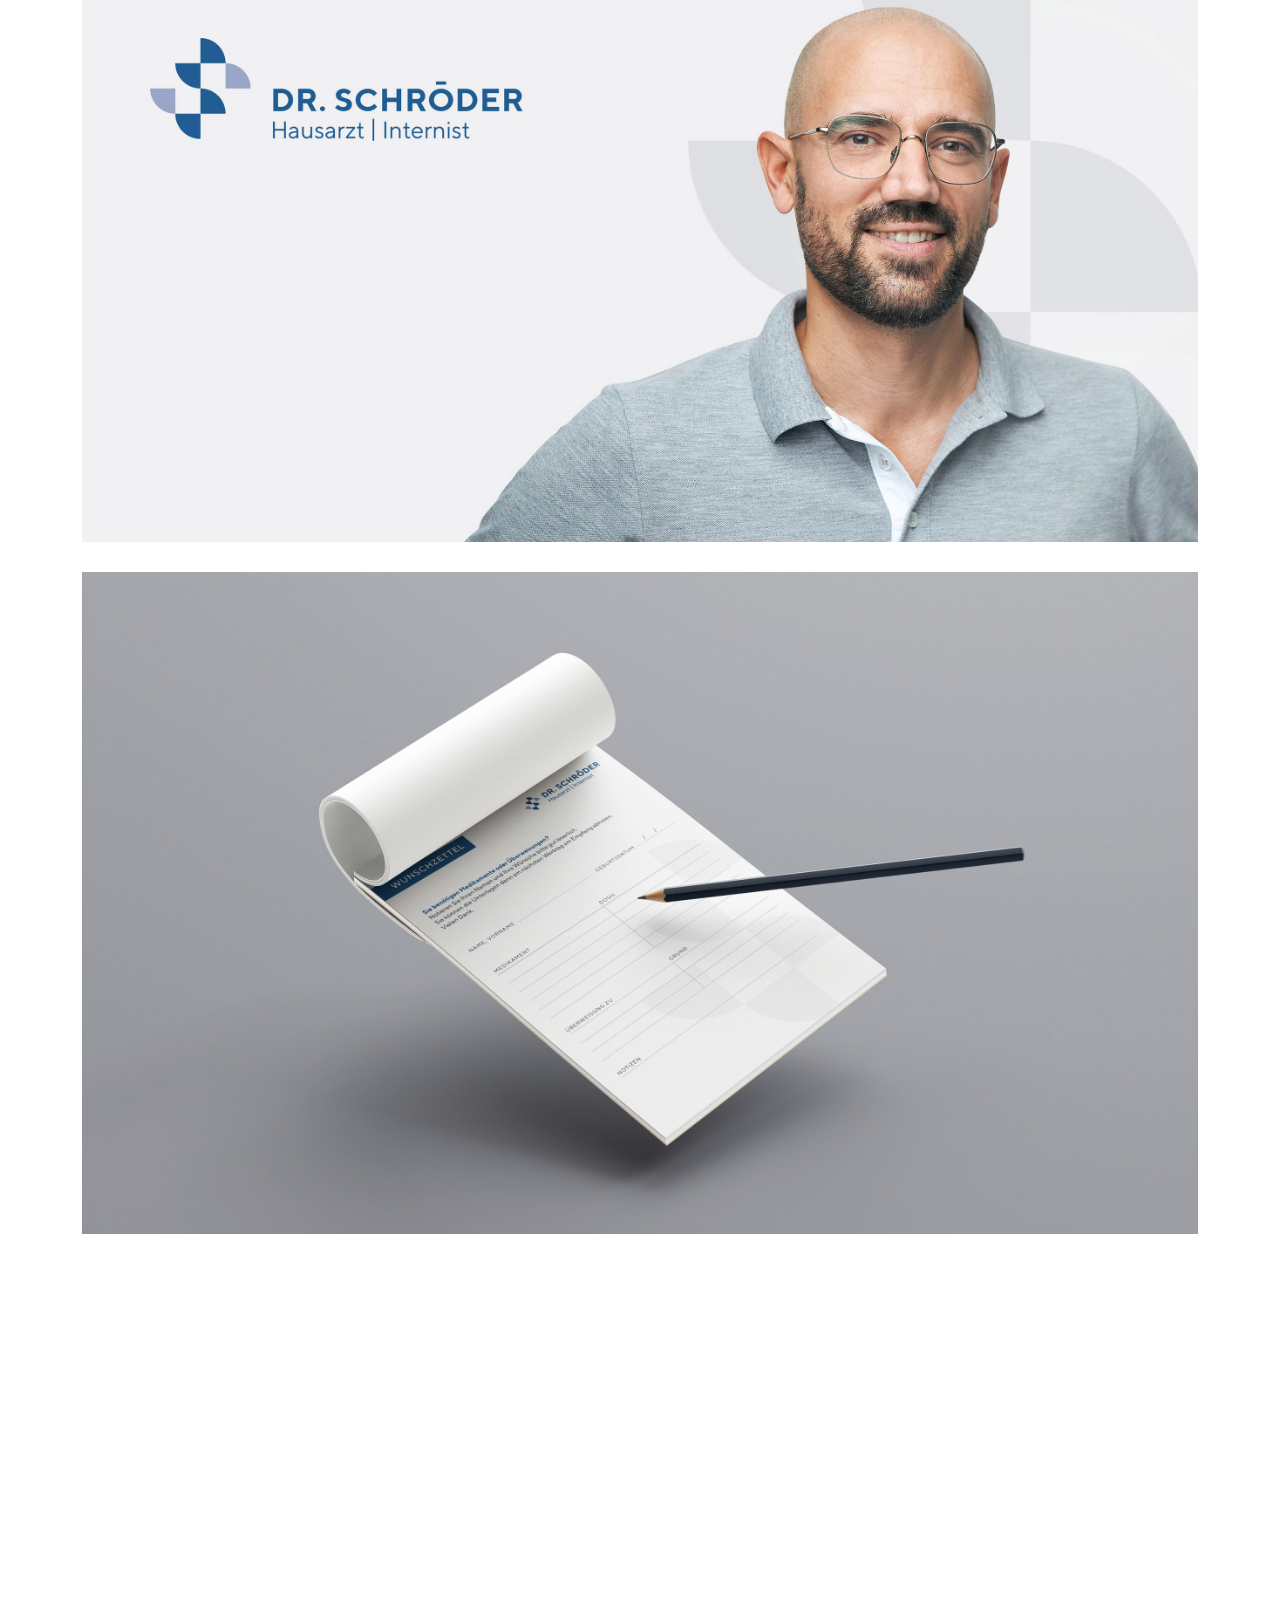
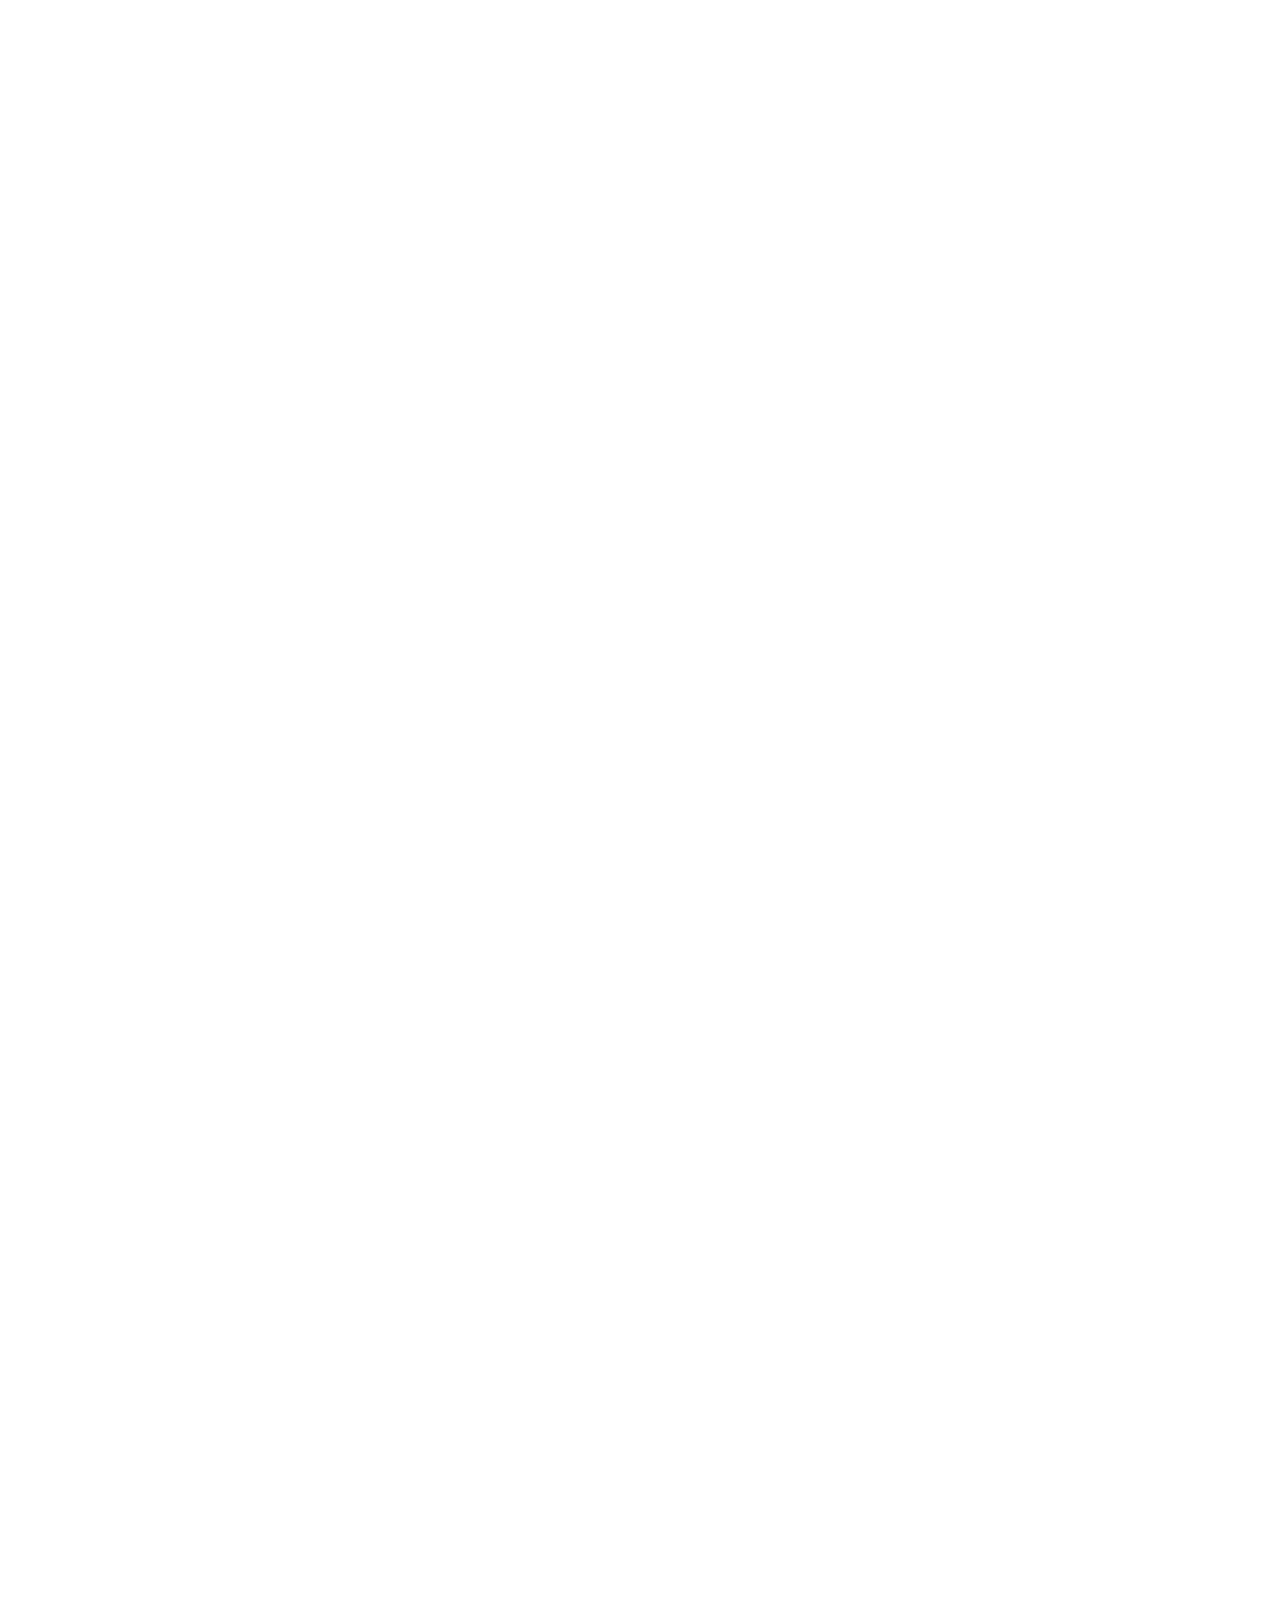
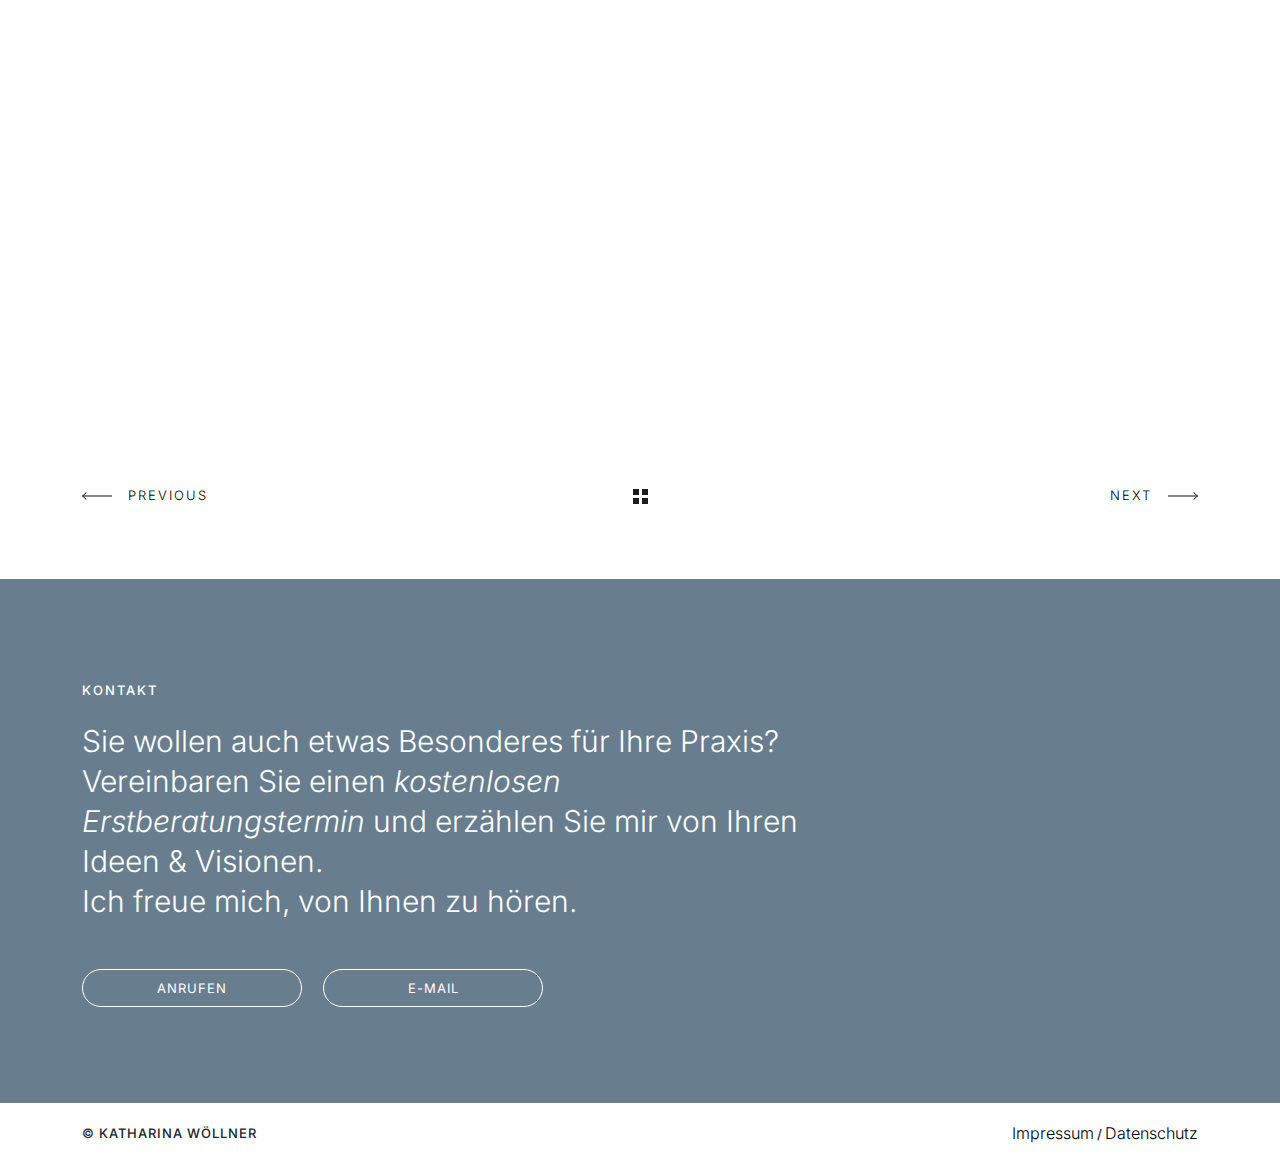
<file: referenz-js.html>
<!DOCTYPE html>
<html lang="de">
<head>
    <title>Schlichtes Logo-, Corporate- & Website-Design für moderne Hausarztpraxis</title>
    <meta http-equiv="content-type" content="text/html; charset=utf-8">
    <meta name="viewport" content="width=device-width, initial-scale=1.0">
    <meta name="description" content="Das schlichte Logo-Design einer modernen Hausarztpraxis, basierend auf einem Kreissegment, prägt das gesamte Corporate Design. Besonders kreativ wird das Logo als Muster auf einer gläsernen Trennwand im Wartebereich eingesetzt, was dem Raum eine individuelle Note und professionelle Ausstrahlung verleiht. Entdecken Sie, wie auch Ihre Praxis von maßgeschneidertem Design profitieren kann – jetzt mehr erfahren.">
    <meta name="robots" content="index,follow">
    <meta property="og:title" content="Katharina Wöllner | Medical Branding + Design für Ärzte, medizinische Praxen & Unternehmen im Gesundheitswesen">
    <meta property="og:description" content="Als erfahrene Kommunikationsdesignerin und Art Directorin mit Fokus auf Medical Branding und Design, bin ich darauf spezialisiert, hochwertige visuelle Identitäten und Designlösungen für Ärzte, medizinische Praxen und Unternehmen im Gesundheitswesen zu entwickeln. Von der individuellen Gestaltung Ihres Logos bis hin zur Schaffung eines konsistenten Corporate Designs und intuitiven Webseiten, biete ich einen ganzheitlichen Ansatz, der die Einzigartigkeit Ihrer medizinische Marke herausstellt, Vertrauen aufbaut und Ihre Fachkompetenz unterstreicht.">
    <meta property="og:image" content="https://www.katharinawoellner.com/assets/images/katharina-woellner-fb.jpg">
    <meta property="og:type" content="website">
    <meta property="og:url" content="https://www.katharinawoellner.com">
    <link rel="stylesheet" href="vendor/bootstrap/css/bootstrap.min.css">
    <link rel="stylesheet" href="assets/styles/custom.css">
    <link rel="apple-touch-icon" sizes="57x57" href="assets/images/icons/apple-icon-57x57.png">
    <link rel="apple-touch-icon" sizes="60x60" href="assets/images/icons/apple-icon-60x60.png">
    <link rel="apple-touch-icon" sizes="72x72" href="assets/images/icons/apple-icon-72x72.png">
    <link rel="apple-touch-icon" sizes="76x76" href="assets/images/icons/apple-icon-76x76.png">
    <link rel="apple-touch-icon" sizes="114x114" href="assets/images/icons/apple-icon-114x114.png">
    <link rel="apple-touch-icon" sizes="120x120" href="assets/images/icons/apple-icon-120x120.png">
    <link rel="apple-touch-icon" sizes="144x144" href="assets/images/icons/apple-icon-144x144.png">
    <link rel="apple-touch-icon" sizes="152x152" href="assets/images/icons/apple-icon-152x152.png">
    <link rel="apple-touch-icon" sizes="180x180" href="assets/images/icons/apple-icon-180x180.png">
    <link rel="icon" type="image/png" sizes="192x192"  href="assets/images/icons/android-icon-192x192.png">
    <link rel="icon" type="image/png" sizes="32x32" href="assets/images/icons/favicon-32x32.png">
    <link rel="icon" type="image/png" sizes="96x96" href="assets/images/icons/favicon-96x96.png">
    <link rel="icon" type="image/png" sizes="16x16" href="assets/images/icons/favicon-16x16.png">
    <!--link rel="manifest" href="manifest.json"-->
    <meta name="msapplication-TileColor" content="#da532c">
    <meta name="msapplication-TileImage" content="assets/images/icons/ms-icon-144x144.png">
    <meta name="theme-color" content="#ffffff">
</head>
<body data-bs-spy="scroll" data-bs-offset="0" data-bs-target=".navbar-collapse" tabindex="0">

<article>
    <section id="header">
        <div class="container-fluid p-0 overflow-hidden">
            <nav id="navbar" class="navbar navbar-light position-relative">
                <div class="container">
                    <a href="index.html" class="navbar-brand mt-3">
                        <img src="assets/images/kw-logo.svg" height="40" alt="Logo">
                        <span class="d-none d-md-block">Katharina Wöllner<br>Medical Branding + Design</span>
                    </a>
                    <div class="d-flex justify-content-end mt-3">
                        <button class="navbar-toggler d-flex align-items-center collapsed" type="button" data-bs-toggle="collapse" data-bs-target="#navbar-collapse" aria-controls="navbar-collapse" aria-expanded="false" aria-label="Toggle navigation">
                            <input type="checkbox" id="hamburger" />
                            <label for="hamburger">
                                <span></span>
                                <span></span>
                                <span></span>
                            </label>
                        </button>
                        <div id="navbar-collapse" class="collapse navbar-collapse">
                            <div class="navbar-nav navbar-nav-scroll">
                                <a class="nav-link" href="index.html#header">Home</a>
                                <a class="nav-link" href="index.html#referenzen">Referenzen</a>
                                <a class="nav-link" href="index.html#leistungen">Leistungen</a>
                                <a class="nav-link" href="index.html#prozess">Prozess</a>
                                <a class="nav-link mb-4" href="index.html#kontakt">Kontakt</a>
                                <div class="d-flex flex-column flex-md-row">
                                    <a class="btn btn-outline-secondary d-block mt-4 mt-lg-5 mb-3 me-0 me-md-2" href="tel:+4917664236557">Anrufen</a>
                                    <a class="btn btn-outline-secondary btn-arrow d-block mt-md-4 mt-lg-5 mb-3 ms-0 ms-md-2" href="mailto:mail@katharinawoellner.com" target="_blank">E-Mail</a>
                                </div>
                            </div>
                        </div>
                    </div>
                </div>
            </nav>
        </div>
    </section>

    <section id="referenz">
        <div class="container">
            <div class="row mt-3 mt-lg-5 mb-5">
                <div class="col-12">
                    <img src="assets/images/referenzen/js/js-visitenkarte.jpg" width="2560" height="1600" class="img-fluid" alt="">
                </div>
            </div>
            <div class="row m-lg-5">
                <div class="col-12 mt-lg-5">
                    <h3>Summe übertrifft Einzelteil</h3>
                </div>
            </div>
            <div class="row mb-5">
                <div class="col-md-6 mt-5">
                    <p class="mb-30">
                        <strong>Dr. med. Jochen Schröder</strong><br>
                        Facharzt für Innere Medizin
                    </p>
                    <p class="mb-30">
                        <strong>Fotografie:</strong><br>
                        Hagen Wolf
                    </p>
                    <p class="mb-0">
                        <strong>Programmierung:</strong><br>
                        Seleos GmbH
                    </p>
                </div>
                <div class="col-md-6 mt-5">
                    <p class="mb-5">Durch ein schlichtes Logo-Design, basierend auf einem Kreissegment, erhält die moderne Hausarztpraxis ihre einzigartige Identität. Dieses zentrale Element findet sich in verschiedenen Anwendungsformen des Corporate Designs wieder. Besonders hervorzuheben ist die kreative Nutzung des Logos als Muster auf einer gläsernen Trennwand im Wartebereich der Praxis. Diese gestalterische Entscheidung schafft nicht nur eine ansprechende Visualität, sondern verleiht dem Raum auch eine individuelle Note und eine professionelle Ausstrahlung.</p>
                    <p class="mb-0"><img src="assets/images/icon-arrow-right.svg" width="5" class="me-2" alt=""><a href="https://www.hausarzt-schroeder.de" target="_blank" class="link-underline-secondary">Website besuchen</a></p>
                </div>
            </div>
            <div class="row my-5 g-4">
                <div class="col-12">
                    <img src="assets/images/referenzen/js/js-logo.jpg" width="2560" height="1829" class="img-fluid" loading="lazy" alt="">
                </div>
                <div class="col-12">
                    <img src="assets/images/referenzen/js/js-briefbogen.jpg" width="2560" height="1920" class="img-fluid" loading="lazy" alt="">
                </div>
                <div class="col-12">
                    <img src="assets/images/referenzen/js/js-portrait.jpg" width="2560" height="1312" class="img-fluid" loading="lazy" alt="">
                </div>
                <div class="col-12">
                    <img src="assets/images/referenzen/js/js-wunschzettel.jpg" width="2560" height="1518" class="img-fluid" loading="lazy" alt="">
                </div>
                <div class="col-12">
                    <img src="assets/images/referenzen/js/js-website-mobil.jpg" width="2560" height="1706" class="img-fluid" loading="lazy" alt="">
                </div>
                <div class="col-12">
                    <img src="assets/images/referenzen/js/js-icons.jpg" width="2650" height="568" class="img-fluid" loading="lazy" alt="">
                </div>
                <div class="col-12">
                    <img src="assets/images/referenzen/js/js-praxis-fensterbeklebung.jpg" width="2560" height="2989" class="img-fluid" loading="lazy" alt="">
                </div>
            </div>
            <div class="row my-5 py-4">
                <div class="col-4">
                    <a href="referenz-ap.html" class="link-primary link-previous text-uppercase"><img src="assets/images/icon-arrow-previous.svg" width="30" class="me-3" alt="Previous"><span>Previous</span></a>
                </div>
                <div class="col-4 text-center">
                    <a href="index.html#referenzen"><img src="assets/images/icon-home.svg" height="15" alt="Referenzen"></a>
                </div>
                <div class="col-4 text-end">
                    <a href="referenz-kb.html" class="link-primary link-next text-uppercase"><span>Next</span><img src="assets/images/icon-arrow-next.svg" width="30" class="ms-3" alt="Next"></a>
                </div>
            </div>
        </div>
    </section>

    <section id="kontakt">
        <div class="container py-5">
            <div class="row pt-5">
                <div class="col-md-4 py-2 text-center order-md-last">
                    <img src="assets/images/kw-portrait.png" width="210" height="210" class="img-fluid mb-5 mb-md-0 mt-md-0" loading="lazy" alt="Portrait">
                </div>
                <div class="col-md-8">
                    <h2 class="mb-3">Kontakt</h2>
                    <p class="mb-5 fs-3">
                        Sie wollen auch etwas Besonderes für Ihre Praxis?<br>
                        Vereinbaren Sie einen <i>kostenlosen Erstberatungstermin</i> und erzählen Sie mir von Ihren Ideen &amp; Visionen.<br>
                        Ich freue mich, von Ihnen zu hören.
                    </p>
                </div>
            </div>
            <div class="row pb-5">
                <div class="col-12">
                    <a href="tel:+4917664236557" class="btn btn-outline-secondary d-block d-md-inline-block mb-3 mb-md-0 me-md-3">Anrufen</a>
                    <a href="mailto:mail@katharinawoellner.com" class="btn btn-outline-secondary d-block d-md-inline-block">E-Mail</a>
                </div>
            </div>
        </div>
    </section>
</article>

<footer>
    <div class="container">
        <div class="row ">
            <div class="col-12 col-md-6 d-none d-md-block">
                <p class="my-0 text-uppercase">&copy; Katharina Wöllner</p>
            </div>
            <div class="col-12 col-md-6 text-center text-md-end">
                <p class="my-0"><a href="impressum.html">Impressum</a> / <a href="datenschutz.html">Datenschutz</a></p>
            </div>
        </div>
    </div>
</footer>

<script type="text/javascript" src="vendor/jquery/dist/jquery.min.js"></script>
<script type="text/javascript" src="vendor/bootstrap/js/bootstrap.min.js"></script>
</body>
</html>
</file>
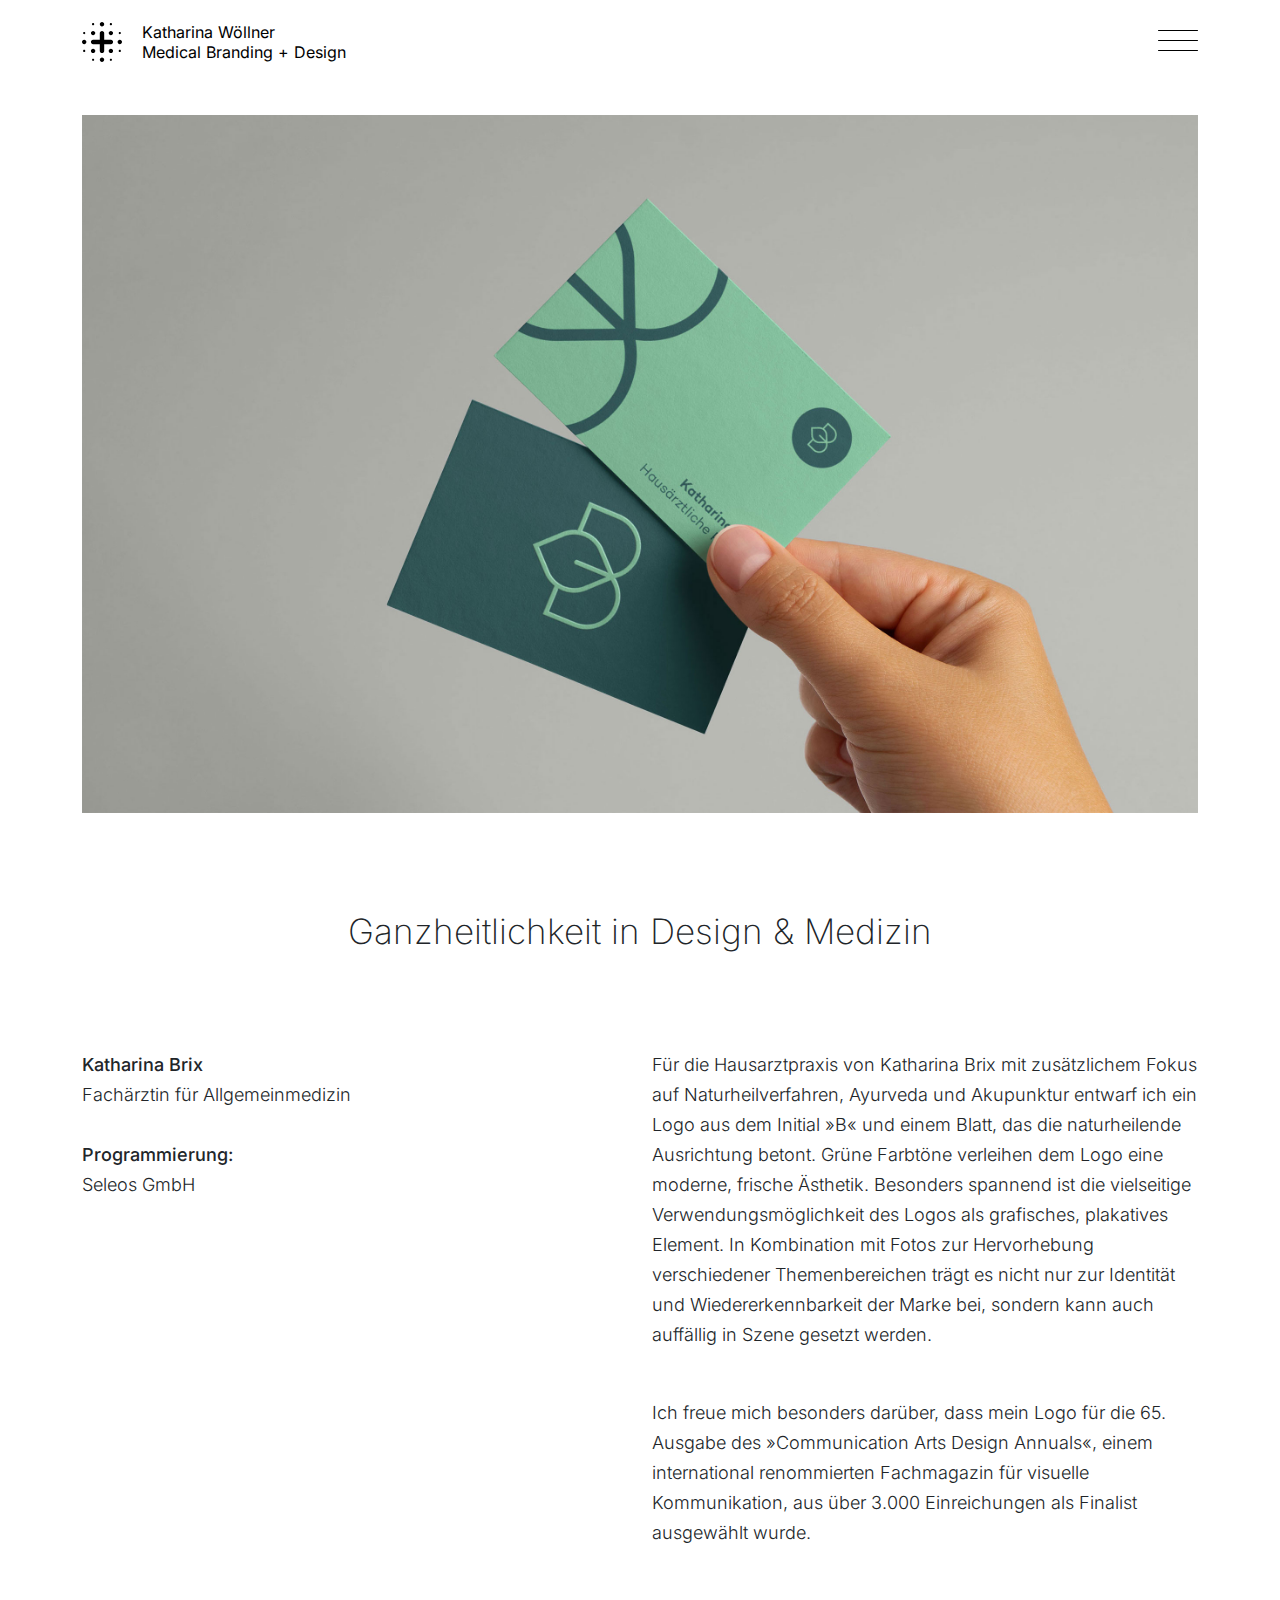
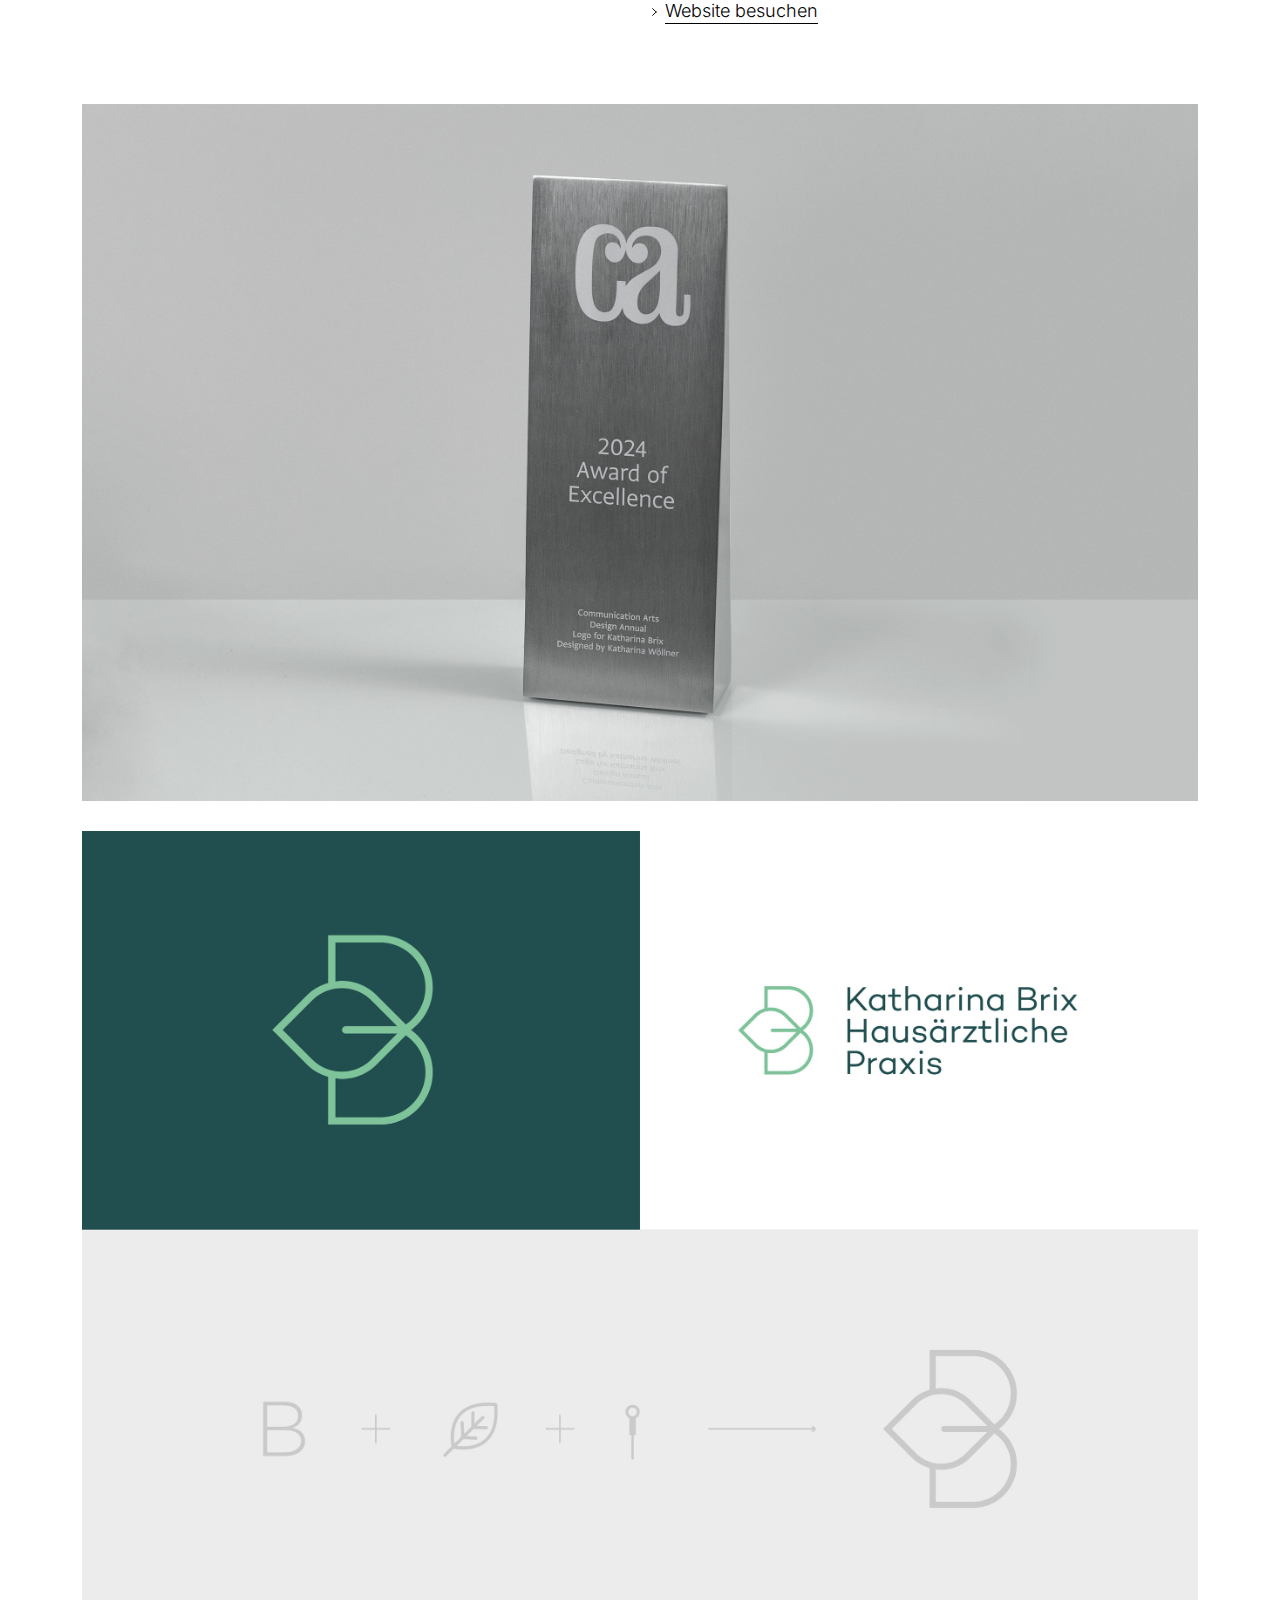
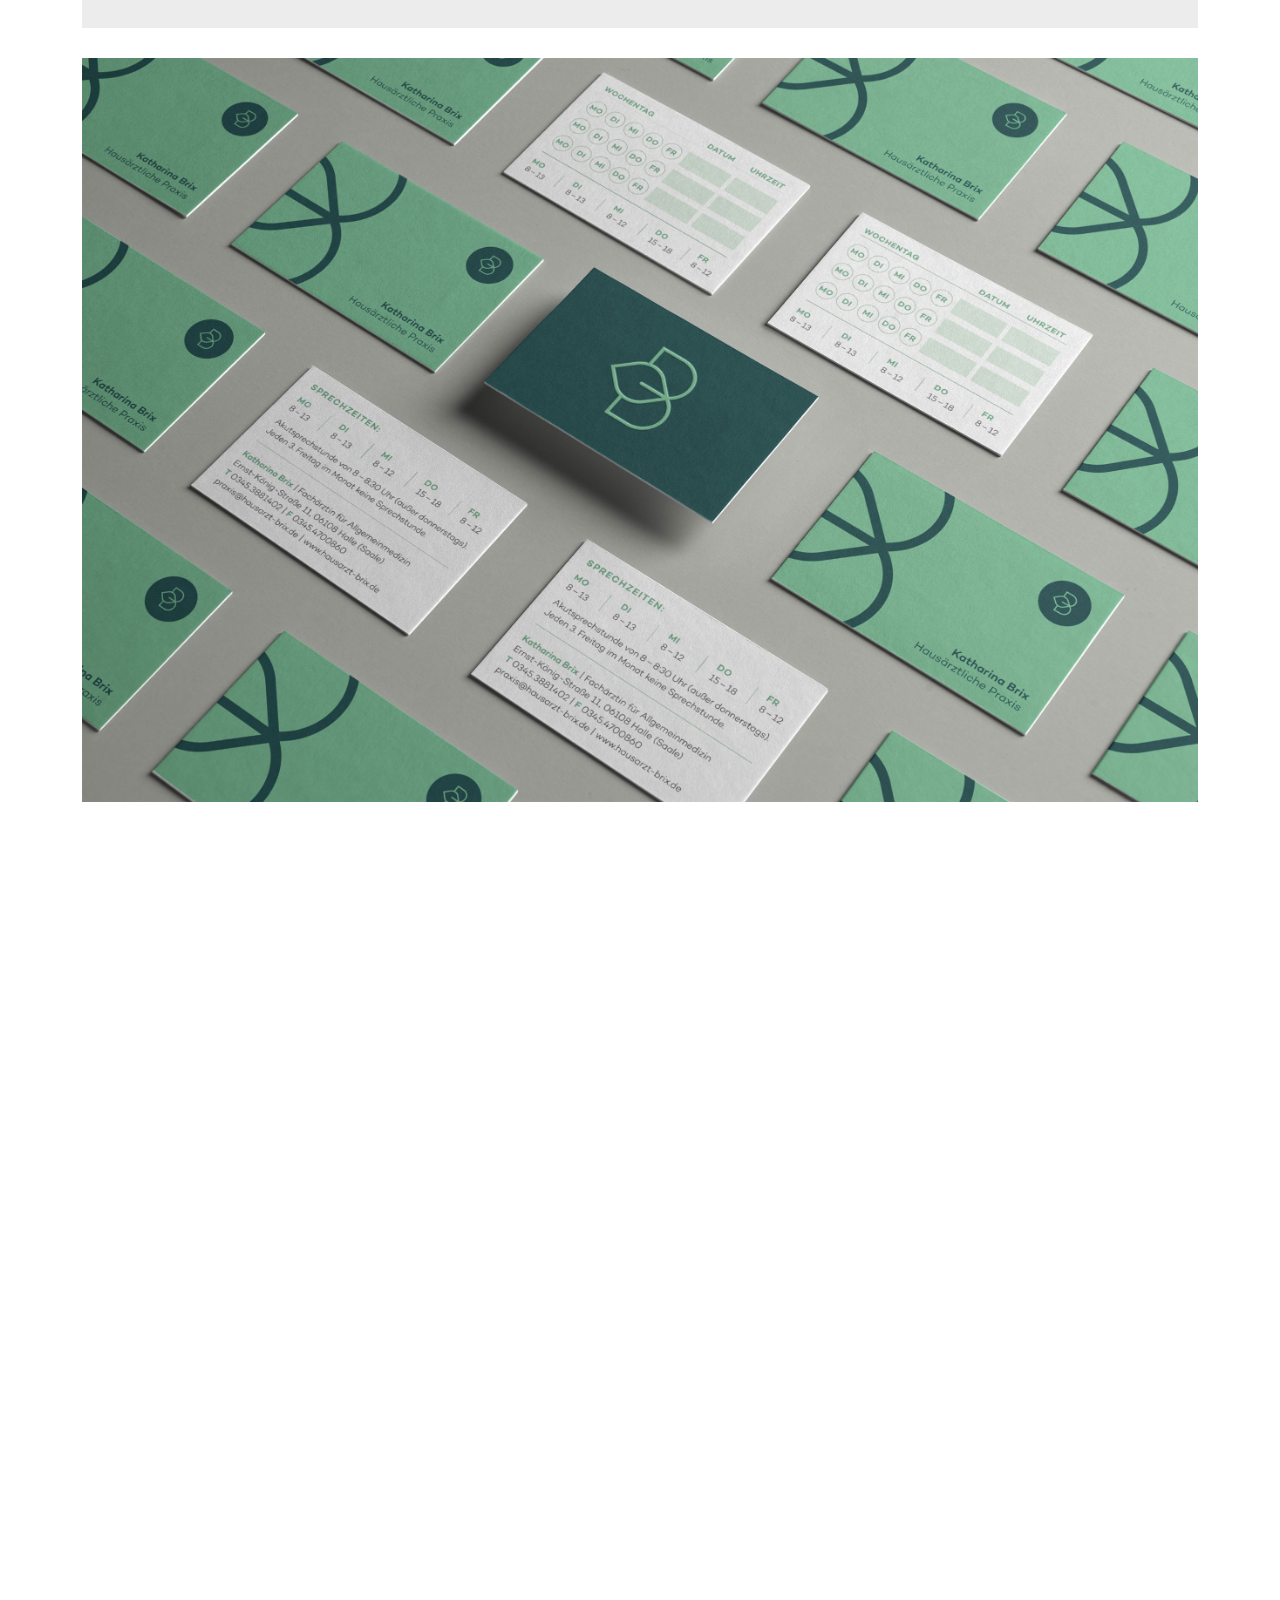
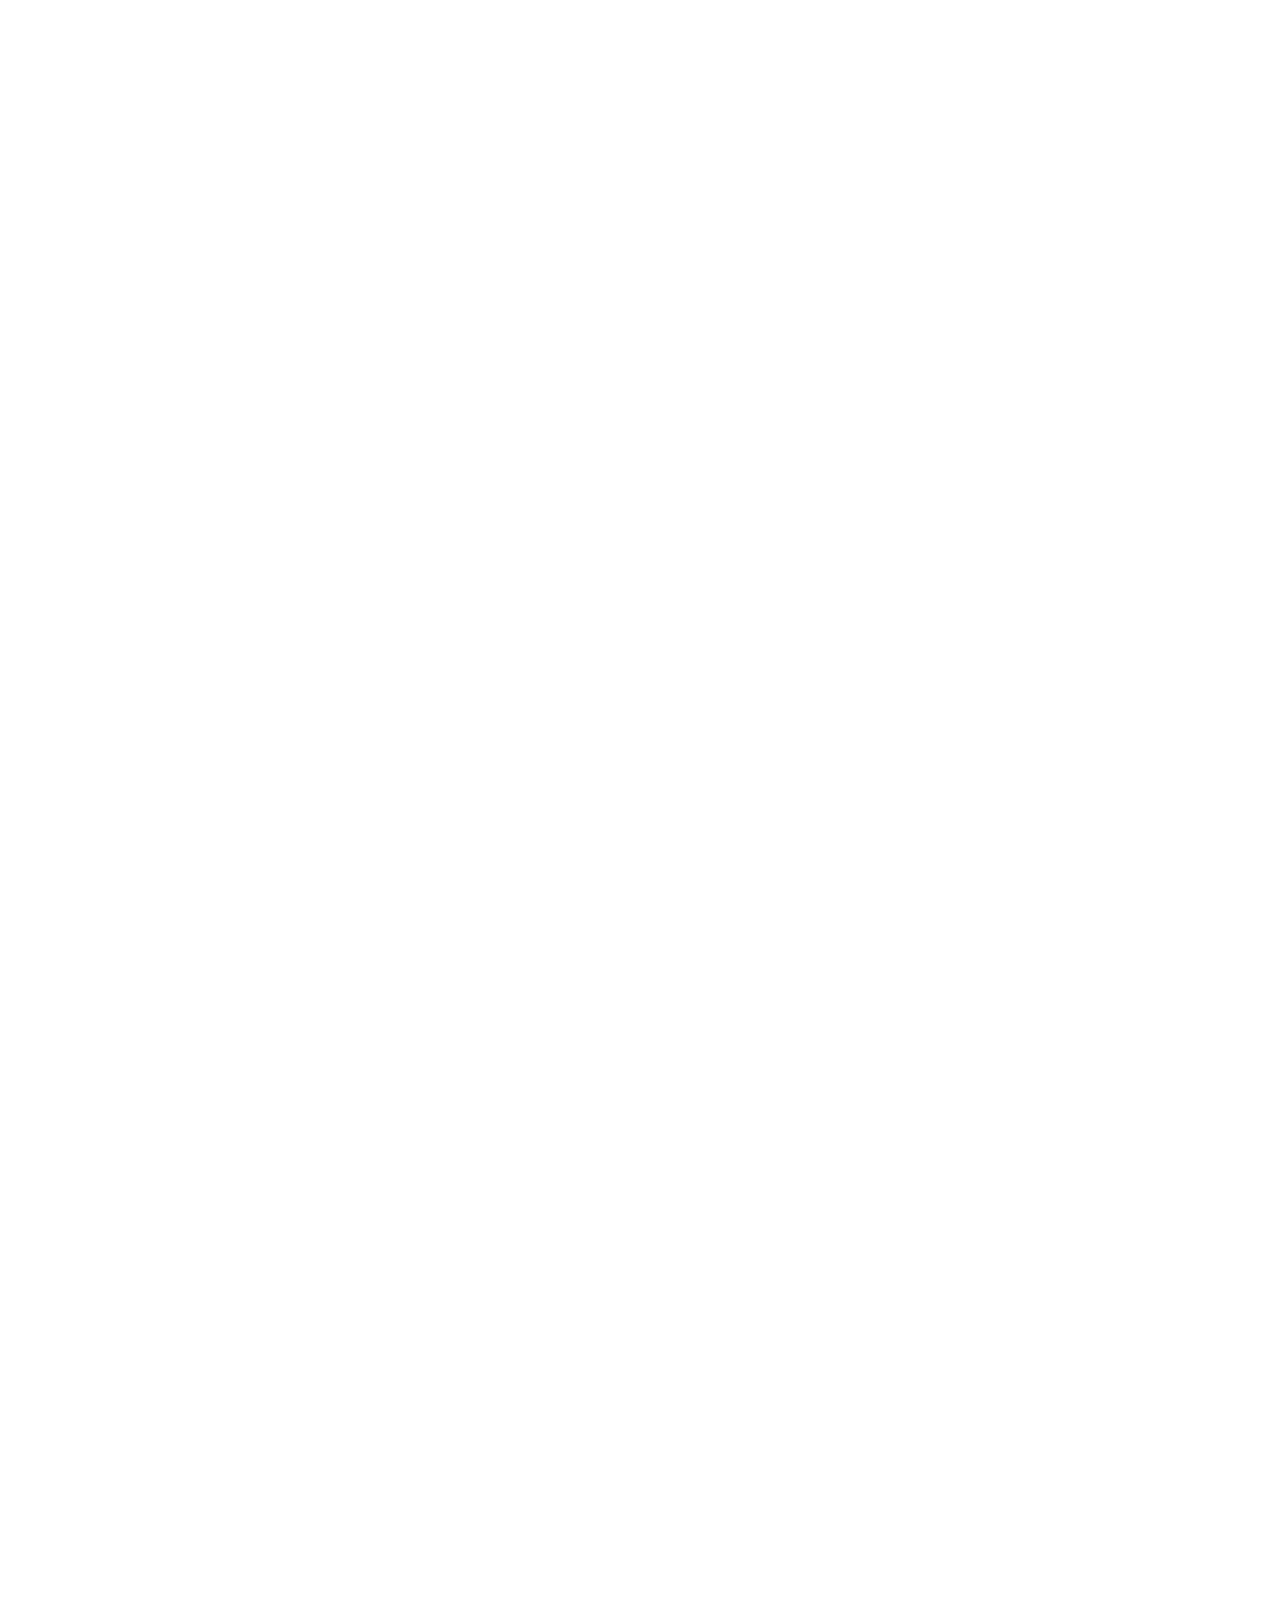
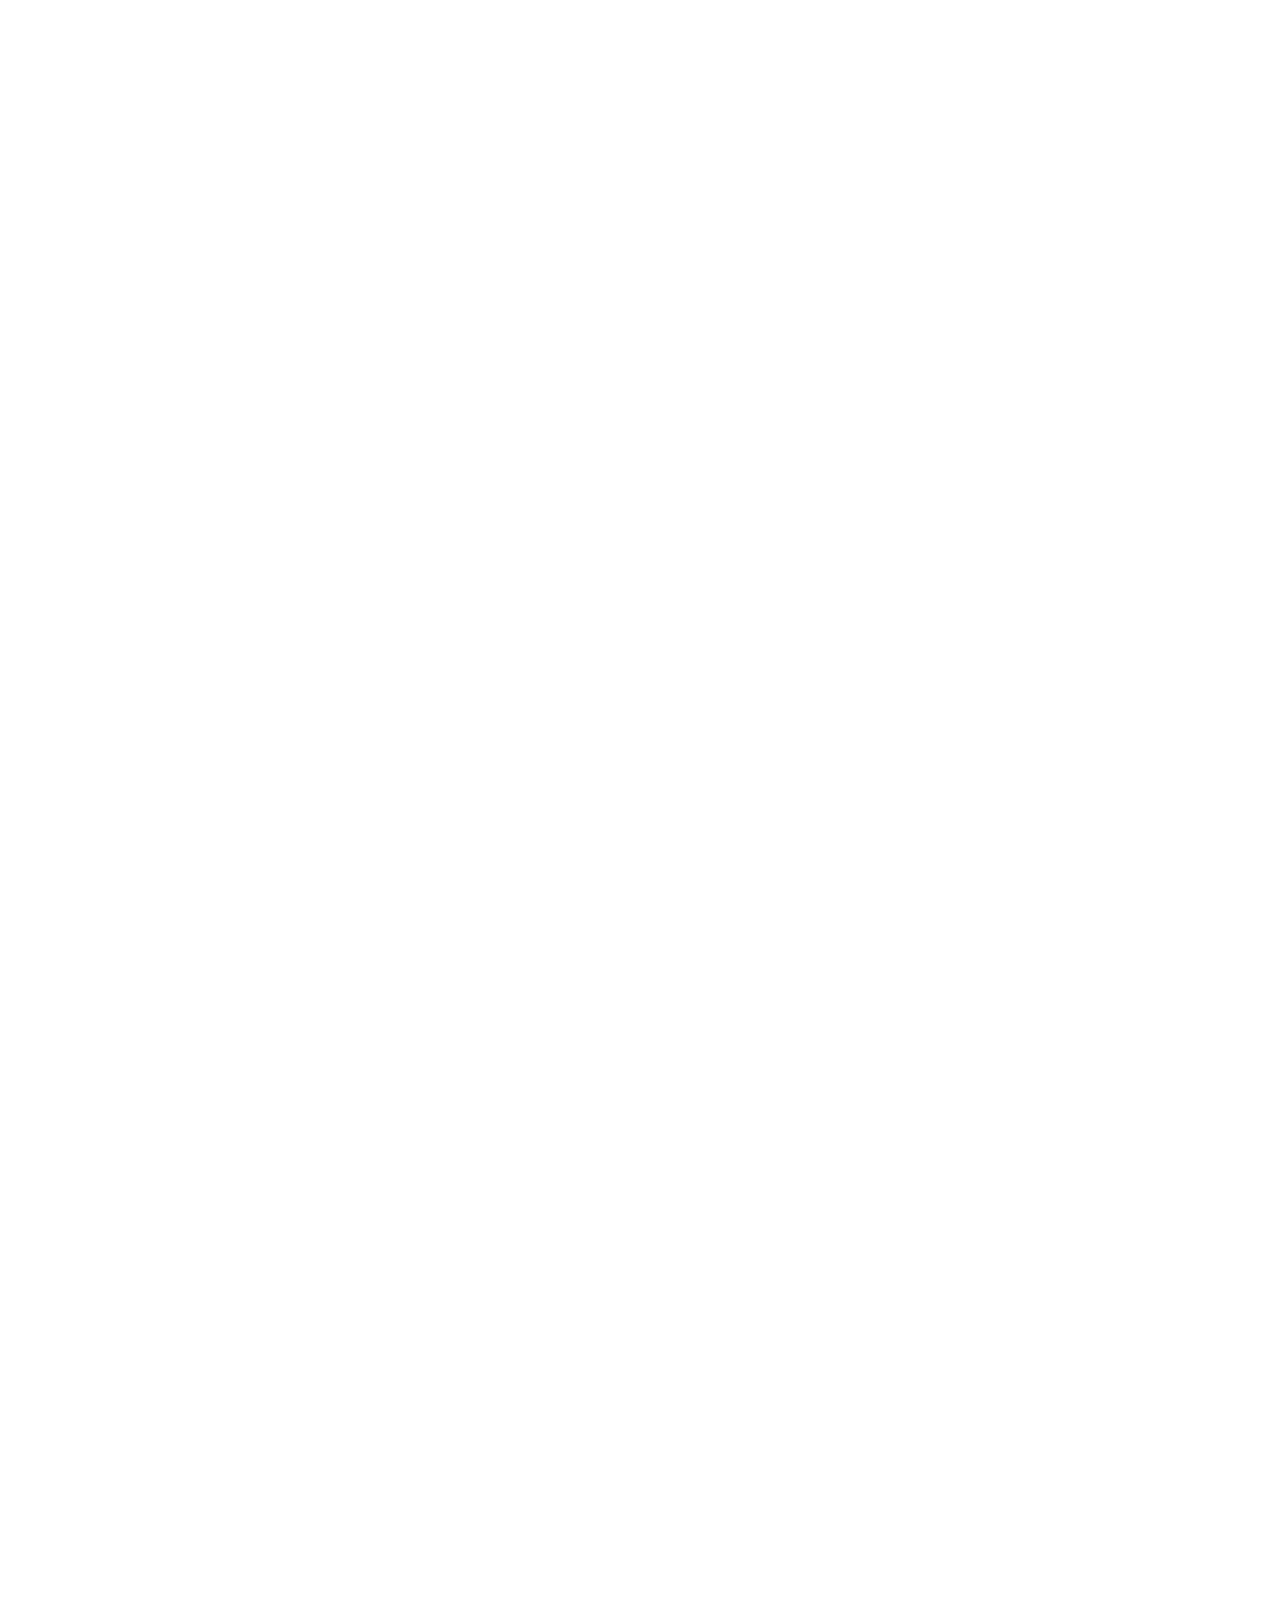
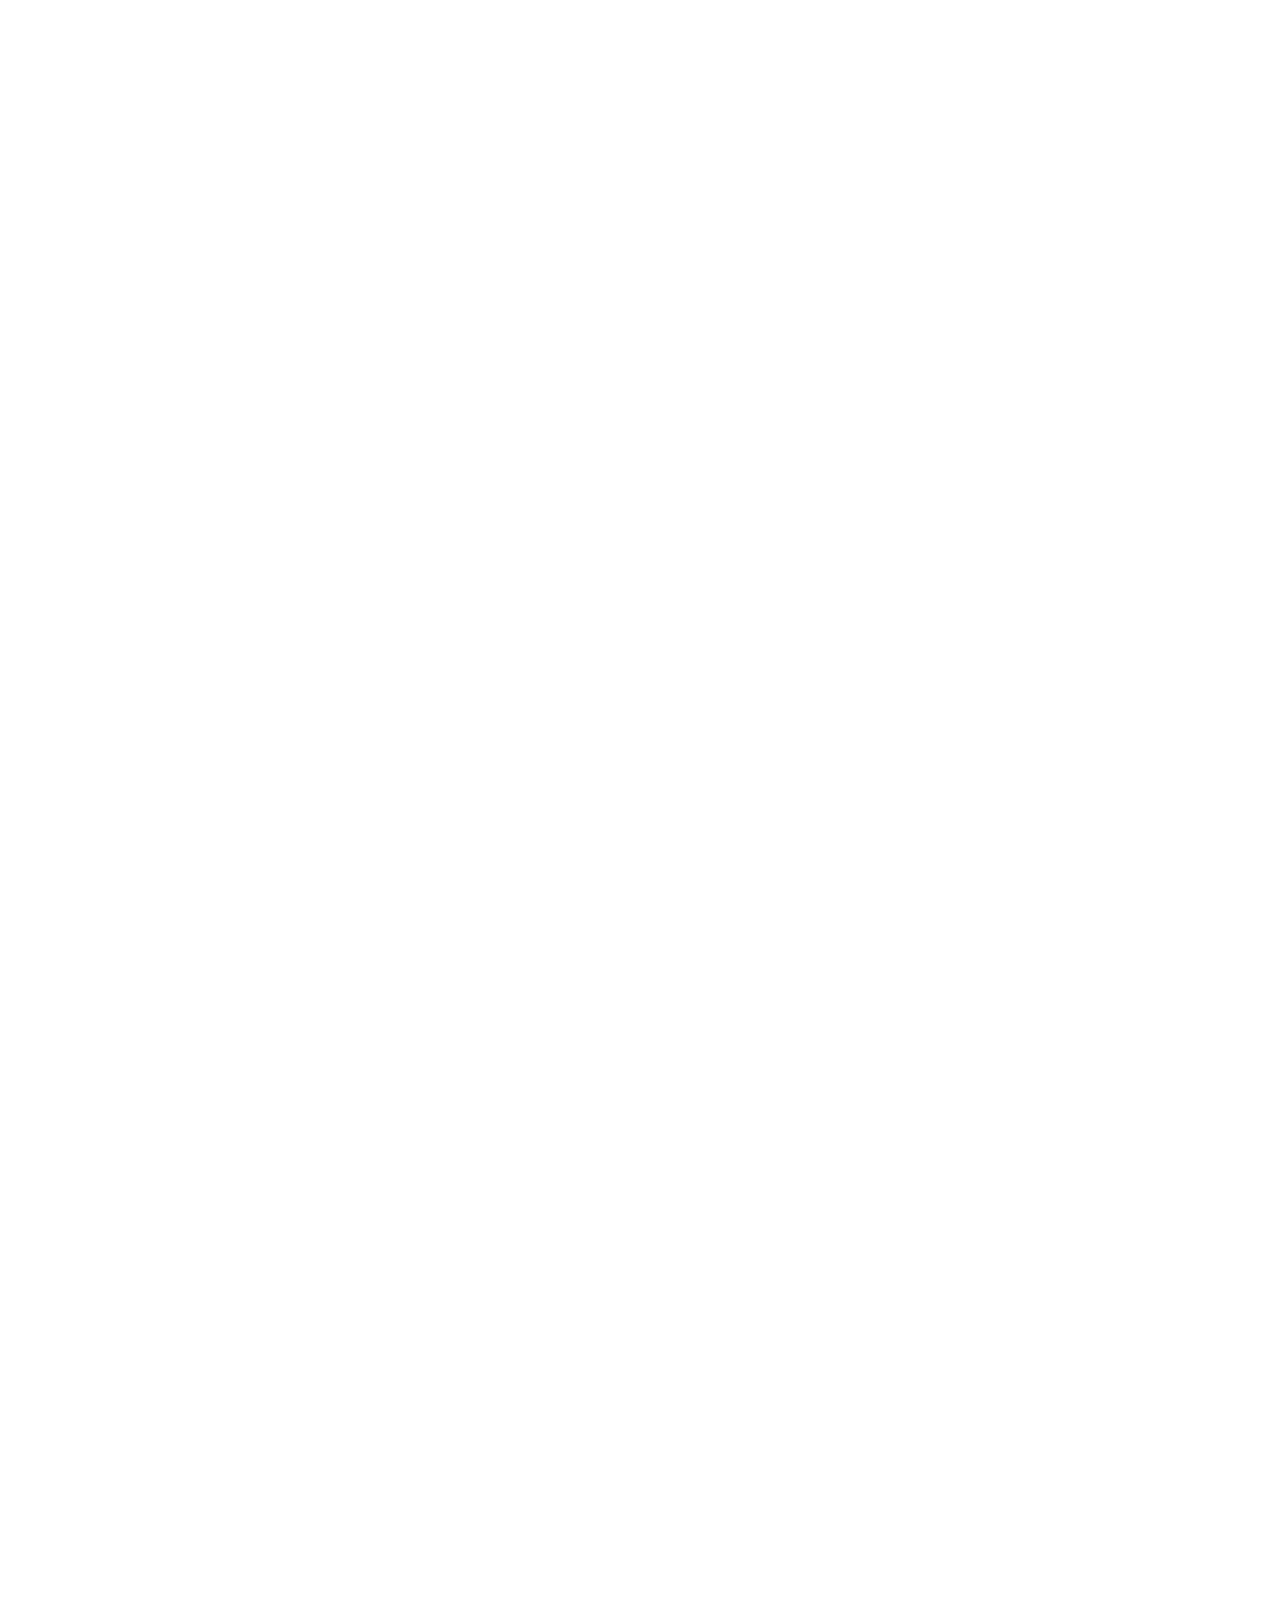
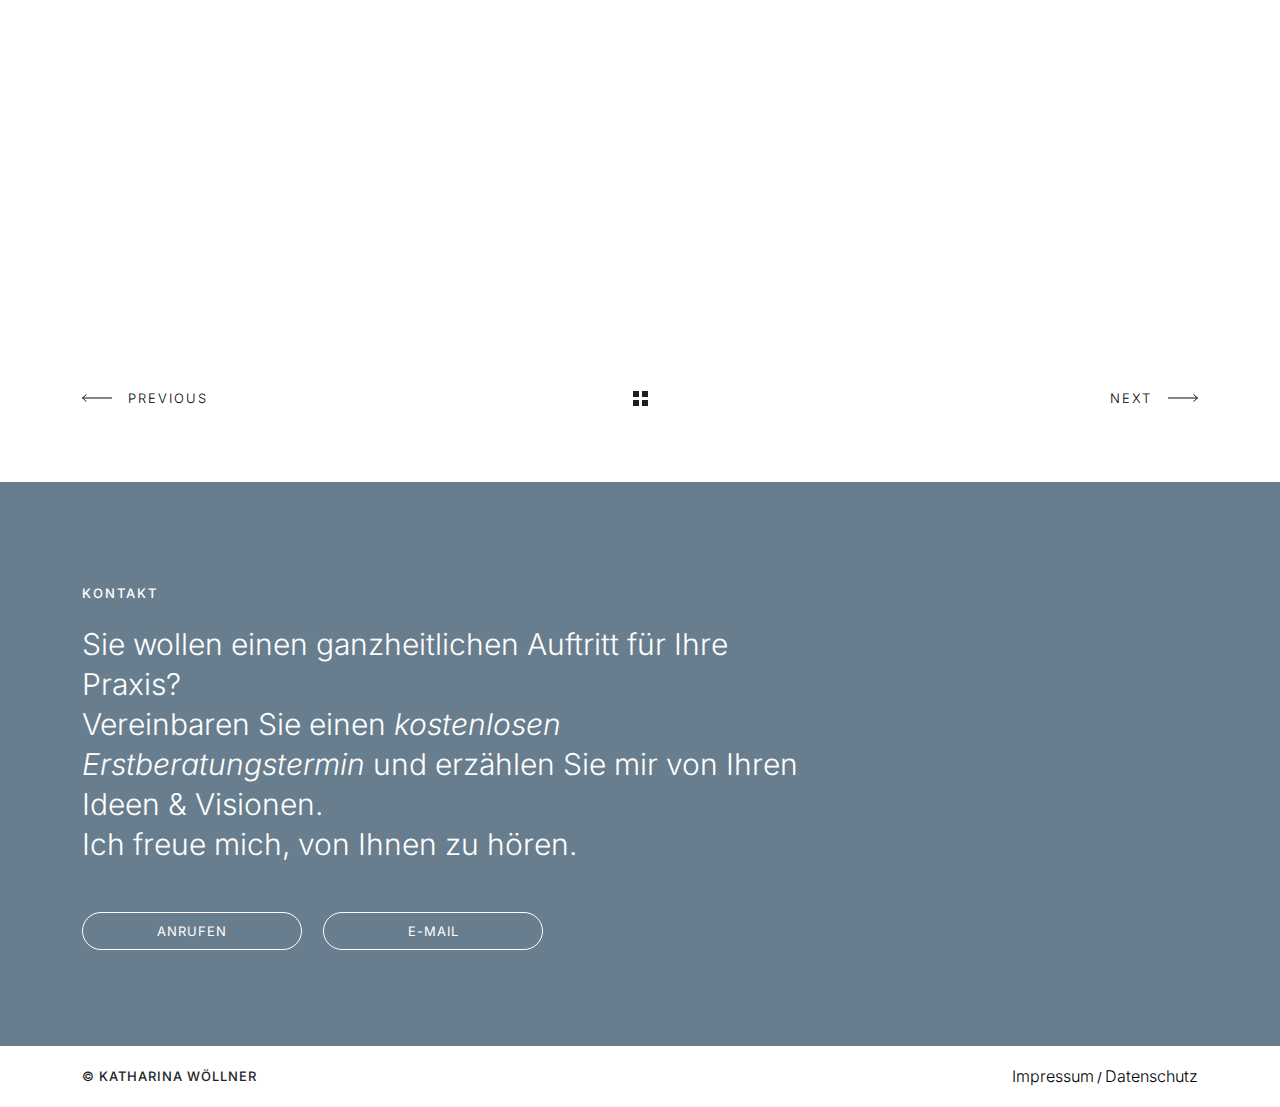
<file: referenz-kb.html>
<!DOCTYPE html>
<html lang="de">
<head>
    <title>Preisgekröntes Logo-Design für Hausarztpraxis mit Fokus auf Naturheilverfahren</title>
    <meta http-equiv="content-type" content="text/html; charset=utf-8">
    <meta name="viewport" content="width=device-width, initial-scale=1.0">
    <meta name="description" content="Entdecken Sie das preisgekrönte Logo-Design für die Hausarztpraxis Katharina Brix, spezialisiert auf Naturheilverfahren, Ayurveda und Akupunktur. Ein modernes, frisches Design, das Vertrauen aufbaut und die Identität Ihrer Praxis stärkt. Lassen Sie sich inspirieren und geben Sie Ihrer Praxis einen einzigartigen visuellen Auftritt – gerne helfe ich Ihnen dabei.">
    <meta name="robots" content="index,follow">
    <meta property="og:title" content="Katharina Wöllner | Medical Branding + Design für Ärzte, medizinische Praxen & Unternehmen im Gesundheitswesen">
    <meta property="og:description" content="Als erfahrene Kommunikationsdesignerin und Art Directorin mit Fokus auf Medical Branding und Design, bin ich darauf spezialisiert, hochwertige visuelle Identitäten und Designlösungen für Ärzte, medizinische Praxen und Unternehmen im Gesundheitswesen zu entwickeln. Von der individuellen Gestaltung Ihres Logos bis hin zur Schaffung eines konsistenten Corporate Designs und intuitiven Webseiten, biete ich einen ganzheitlichen Ansatz, der die Einzigartigkeit Ihrer medizinische Marke herausstellt, Vertrauen aufbaut und Ihre Fachkompetenz unterstreicht.">
    <meta property="og:image" content="https://www.katharinawoellner.com/assets/images/katharina-woellner-fb.jpg">
    <meta property="og:type" content="website">
    <meta property="og:url" content="https://www.katharinawoellner.com">
    <link rel="stylesheet" href="vendor/bootstrap/css/bootstrap.min.css">
    <link rel="stylesheet" href="assets/styles/custom.css">
    <link rel="apple-touch-icon" sizes="57x57" href="assets/images/icons/apple-icon-57x57.png">
    <link rel="apple-touch-icon" sizes="60x60" href="assets/images/icons/apple-icon-60x60.png">
    <link rel="apple-touch-icon" sizes="72x72" href="assets/images/icons/apple-icon-72x72.png">
    <link rel="apple-touch-icon" sizes="76x76" href="assets/images/icons/apple-icon-76x76.png">
    <link rel="apple-touch-icon" sizes="114x114" href="assets/images/icons/apple-icon-114x114.png">
    <link rel="apple-touch-icon" sizes="120x120" href="assets/images/icons/apple-icon-120x120.png">
    <link rel="apple-touch-icon" sizes="144x144" href="assets/images/icons/apple-icon-144x144.png">
    <link rel="apple-touch-icon" sizes="152x152" href="assets/images/icons/apple-icon-152x152.png">
    <link rel="apple-touch-icon" sizes="180x180" href="assets/images/icons/apple-icon-180x180.png">
    <link rel="icon" type="image/png" sizes="192x192"  href="assets/images/icons/android-icon-192x192.png">
    <link rel="icon" type="image/png" sizes="32x32" href="assets/images/icons/favicon-32x32.png">
    <link rel="icon" type="image/png" sizes="96x96" href="assets/images/icons/favicon-96x96.png">
    <link rel="icon" type="image/png" sizes="16x16" href="assets/images/icons/favicon-16x16.png">
    <!--link rel="manifest" href="manifest.json"-->
    <meta name="msapplication-TileColor" content="#da532c">
    <meta name="msapplication-TileImage" content="assets/images/icons/ms-icon-144x144.png">
    <meta name="theme-color" content="#ffffff">
</head>
<body data-bs-spy="scroll" data-bs-offset="0" data-bs-target=".navbar-collapse" tabindex="0">

<article>
    <section id="header">
        <div class="container-fluid p-0 overflow-hidden">
            <nav id="navbar" class="navbar navbar-light position-relative">
                <div class="container">
                    <a href="index.html" class="navbar-brand mt-3">
                        <img src="assets/images/kw-logo.svg" height="40" alt="Logo">
                        <span class="d-none d-md-block">Katharina Wöllner<br>Medical Branding + Design</span>
                    </a>
                    <div class="d-flex justify-content-end mt-3">
                        <button class="navbar-toggler d-flex align-items-center collapsed" type="button" data-bs-toggle="collapse" data-bs-target="#navbar-collapse" aria-controls="navbar-collapse" aria-expanded="false" aria-label="Toggle navigation">
                            <input type="checkbox" id="hamburger" />
                            <label for="hamburger">
                                <span></span>
                                <span></span>
                                <span></span>
                            </label>
                        </button>
                        <div id="navbar-collapse" class="collapse navbar-collapse">
                            <div class="navbar-nav navbar-nav-scroll">
                                <a class="nav-link" href="index.html#header">Home</a>
                                <a class="nav-link" href="index.html#referenzen">Referenzen</a>
                                <a class="nav-link" href="index.html#leistungen">Leistungen</a>
                                <a class="nav-link" href="index.html#prozess">Prozess</a>
                                <a class="nav-link mb-4" href="index.html#kontakt">Kontakt</a>
                                <div class="d-flex flex-column flex-md-row">
                                    <a class="btn btn-outline-secondary d-block mt-4 mt-lg-5 mb-3 me-0 me-md-2" href="tel:+4917664236557">Anrufen</a>
                                    <a class="btn btn-outline-secondary btn-arrow d-block mt-md-4 mt-lg-5 mb-3 ms-0 ms-md-2" href="mailto:mail@katharinawoellner.com" target="_blank">E-Mail</a>
                                </div>
                            </div>
                        </div>
                    </div>
                </div>
            </nav>
        </div>
    </section>

    <section id="referenz">
        <div class="container">
            <div class="row mt-3 mt-lg-5 mb-5">
                <div class="col-12">
                    <img src="assets/images/referenzen/kb/kb-visitenkarte-01.jpg" width="2560" height="1600" class="img-fluid" alt="">
                </div>
            </div>
            <div class="row m-lg-5">
                <div class="col-12 mt-lg-5">
                    <h3>Ganzheitlichkeit in Design &amp; Medizin</h3>
                </div>
            </div>
            <div class="row mb-5">
                <div class="col-md-6 mt-5">
                    <p class="mb-30">
                        <strong>Katharina Brix</strong><br>
                        Fachärztin für Allgemeinmedizin
                    </p>
                    <p class="mb-0">
                        <strong>Programmierung:</strong><br>
                        Seleos GmbH
                    </p>
                </div>
                <div class="col-md-6 mt-5">
                    <p class="mb-5">Für die Hausarztpraxis von Katharina Brix mit zusätzlichem Fokus auf Naturheilverfahren, Ayurveda und Akupunktur entwarf ich ein Logo aus dem Initial »B« und einem Blatt, das die naturheilende Ausrichtung betont. Grüne Farbtöne verleihen dem Logo eine moderne, frische Ästhetik. Besonders spannend ist die vielseitige Verwendungsmöglichkeit des Logos als grafisches, plakatives Element. In Kombination mit Fotos zur Hervorhebung verschiedener Themenbereichen trägt es nicht nur zur Identität und Wiedererkennbarkeit der Marke bei, sondern kann auch auffällig in Szene gesetzt werden.</p>
                     <p class="mb-5">Ich freue mich besonders darüber, dass mein Logo für die 65. Ausgabe des »Communication Arts Design Annuals«, einem international renommierten Fachmagazin für visuelle Kommunikation, aus über 3.000 Einreichungen als Finalist ausgewählt wurde.</p>
                    <p class="mb-0"><img src="assets/images/icon-arrow-right.svg" width="5" class="me-2" alt=""><a href="https://www.hausarzt-brix.de" target="_blank" class="link-underline-secondary">Website besuchen</a></p>
                </div>
            </div>
            <div class="row my-5 g-4">
                <div class="col-12">
                    <img src="assets/images/referenzen/kb/kb-trophae.jpg" width="2560" height="1600" class="img-fluid" loading="lazy" alt="">
                </div>
                <div class="col-12">
                    <img src="assets/images/referenzen/kb/kb-logo.jpg" width="2560" height="1829" class="img-fluid" loading="lazy" alt="">
                </div>
                <div class="col-12">
                    <img src="assets/images/referenzen/kb/kb-visitenkarte-02.jpg" width="2560" height="1707" class="img-fluid" loading="lazy" alt="">
                </div>
                <div class="col-12">
                    <img src="assets/images/referenzen/kb/kb-visitenkarte-03.jpg" width="2560" height="1707" class="img-fluid" loading="lazy" alt="">
                </div>
                <div class="col-12">
                    <img src="assets/images/referenzen/kb/kb-briefbogen.jpg" width="2560" height="1629" class="img-fluid" loading="lazy" alt="">
                </div>
                <div class="col-12">
                    <img src="assets/images/referenzen/kb/kb-aufkleber-stempel.jpg" width="2560" height="922" class="img-fluid" loading="lazy" alt="">
                </div>
                <div class="col-12">
                    <img src="assets/images/referenzen/kb/kb-notizblock.jpg" width="2560" height="1920" class="img-fluid" loading="lazy" alt="">
                </div>
                <div class="col-12">
                    <img src="assets/images/referenzen/kb/kb-anwendung-ayurveda.jpg" width="2560" height="1707" class="img-fluid" loading="lazy" alt="">
                </div>
                <div class="col-12">
                    <img src="assets/images/referenzen/kb/kb-poster.jpg" width="2560" height="1707" class="img-fluid" loading="lazy" alt="">
                </div>
                <div class="col-12">
                    <img src="assets/images/referenzen/kb/kb-signage.jpg" width="2560" height="1706" class="img-fluid" loading="lazy" alt="">
                </div>
                <div class="col-12">
                    <img src="assets/images/referenzen/kb/kb-3d.jpg" width="2560" height="1707" class="img-fluid" loading="lazy" alt="">
                </div>
            </div>
            <div class="row my-5 py-4">
                <div class="col-4">
                    <a href="referenz-js.html" class="link-primary link-previous text-uppercase"><img src="assets/images/icon-arrow-previous.svg" width="30" class="me-3" alt="Previous"><span>Previous</span></a>
                </div>
                <div class="col-4 text-center">
                    <a href="index.html#referenzen"><img src="assets/images/icon-home.svg" height="15" alt="Referenzen"></a>
                </div>
                <div class="col-4 text-end">
                    <a href="referenz-ak.html" class="link-primary link-next text-uppercase"><span>Next</span><img src="assets/images/icon-arrow-next.svg" width="30" class="ms-3" alt="Next"></a>
                </div>
            </div>
        </div>
    </section>

    <section id="kontakt">
        <div class="container py-5">
            <div class="row pt-5">
                <div class="col-md-4 py-2 text-center order-md-last">
                    <img src="assets/images/kw-portrait.png" width="210" height="210" class="img-fluid mb-5 mb-md-0 mt-md-0" loading="lazy" alt="Portrait">
                </div>
                <div class="col-md-8">
                    <h2 class="mb-3">Kontakt</h2>
                    <p class="mb-5 fs-3">
                        Sie wollen einen ganzheitlichen Auftritt für Ihre Praxis?<br>
                        Vereinbaren Sie einen <i>kostenlosen Erstberatungstermin</i> und erzählen Sie mir von Ihren Ideen &amp; Visionen.<br>
                        Ich freue mich, von Ihnen zu hören.
                    </p>
                </div>
            </div>
            <div class="row pb-5">
                <div class="col-12">
                    <a href="tel:+4917664236557" class="btn btn-outline-secondary d-block d-md-inline-block mb-3 mb-md-0 me-md-3">Anrufen</a>
                    <a href="mailto:mail@katharinawoellner.com" class="btn btn-outline-secondary d-block d-md-inline-block">E-Mail</a>
                </div>
            </div>
        </div>
    </section>
</article>

<footer>
    <div class="container">
        <div class="row ">
            <div class="col-12 col-md-6 d-none d-md-block">
                <p class="my-0 text-uppercase">&copy; Katharina Wöllner</p>
            </div>
            <div class="col-12 col-md-6 text-center text-md-end">
                <p class="my-0"><a href="impressum.html">Impressum</a> / <a href="datenschutz.html">Datenschutz</a></p>
            </div>
        </div>
    </div>
</footer>

<script type="text/javascript" src="vendor/jquery/dist/jquery.min.js"></script>
<script type="text/javascript" src="vendor/bootstrap/js/bootstrap.min.js"></script>
</body>
</html>
</file>
<file: vendor/jquery-touchswipe/docs/styles/prettify.css>
.pln {
  color: #ddd;
}

/* string content */
.str {
  color: #61ce3c;
}

/* a keyword */
.kwd {
  color: #fbde2d;
}

/* a comment */
.com {
  color: #aeaeae;
}

/* a type name */
.typ {
  color: #8da6ce;
}

/* a literal value */
.lit {
  color: #fbde2d;
}

/* punctuation */
.pun {
  color: #ddd;
}

/* lisp open bracket */
.opn {
  color: #000000;
}

/* lisp close bracket */
.clo {
  color: #000000;
}

/* a markup tag name */
.tag {
  color: #8da6ce;
}

/* a markup attribute name */
.atn {
  color: #fbde2d;
}

/* a markup attribute value */
.atv {
  color: #ddd;
}

/* a declaration */
.dec {
  color: #EF5050;
}

/* a variable name */
.var {
  color: #c82829;
}

/* a function name */
.fun {
  color: #4271ae;
}

/* Specify class=linenums on a pre to get line numbering */
ol.linenums {
  margin-top: 0;
  margin-bottom: 0;
}
</file>
<file: vendor/jquery-touchswipe/docs/styles/jsdoc.css>
@import url(https://fonts.googleapis.com/css?family=Montserrat:400,700);

* {
  box-sizing: border-box
}

html, body {
  height: 100%;
  width: 100%;
}

body {
  color: #4d4e53;
  background-color: white;
  margin: 0 auto;
  padding: 0 20px;
  font-family: 'Helvetica Neue', Helvetica, sans-serif;
  font-size: 16px;
  line-height: 160%;
}

a,
a:active {
  color: #606;
  text-decoration: none;
}

a:hover {
  text-decoration: none;
}

article a {
  border-bottom: 1px solid #ddd;
}

article a:hover, article a:active {
  border-bottom-color: #222;
}

p, ul, ol, blockquote {
  margin-bottom: 1em;
}

h1, h2, h3, h4, h5, h6 {
  font-family: 'Montserrat', sans-serif;
}

h1, h2, h3, h4, h5, h6 {
  color: #000;
  font-weight: 400;
  margin: 0;
}

h1 {
  font-weight: 300;
  font-size: 48px;
  margin: 1em 0 .5em;
}

h1.page-title {
  font-size: 48px;
  margin: 1em 30px;
}

h2 {
  font-size: 24px;
  margin: 1.5em 0 .3em;
}

h3 {
  font-size: 24px;
  margin: 1.2em 0 .3em;
}

h4 {
  font-size: 18px;
  margin: 1em 0 .2em;
  color: #4d4e53;
}

h4.name {
  color: #fff;
  background: #6d426d;
  box-shadow: 0 .25em .5em #d3d3d3;
  border-top: 1px solid #d3d3d3;
  border-bottom: 1px solid #d3d3d3;
  margin: 1.5em 0 0.5em;
  padding: .75em 0 .75em 10px;
}

h5, .container-overview .subsection-title {
  font-size: 120%;
  letter-spacing: -0.01em;
  margin: 8px 0 3px 0;
}

h6 {
  font-size: 100%;
  letter-spacing: -0.01em;
  margin: 6px 0 3px 0;
  font-style: italic;
}

tt, code, kbd, samp {
  font-family: Consolas, Monaco, 'Andale Mono', monospace;
  background: #f4f4f4;
  padding: 1px 5px;
}

.class-description {
  font-size: 130%;
  line-height: 140%;
  margin-bottom: 1em;
  margin-top: 1em;
}

.class-description:empty {
  margin: 0
}

#main {
  float: right;
  min-width: 360px;
  width: calc(100% - 240px);
}

header {
  display: block
}

section {
  display: block;
  background-color: #fff;
  padding: 0 0 0 30px;
}

.variation {
  display: none
}

.signature-attributes {
  font-size: 60%;
  color: #eee;
  font-style: italic;
  font-weight: lighter;
}

nav {
  float: left;
  display: block;
  width: 250px;
  background: #fff;
  overflow: auto;
  position: fixed;
  height: 100%;
}

nav h3 {
  margin-top: 12px;
  font-size: 13px;
  text-transform: uppercase;
  letter-spacing: 1px;
  font-weight: 700;
  line-height: 24px;
  margin: 15px 0 10px;
  padding: 0;
  color: #000;
}

nav ul {
  font-family: 'Lucida Grande', 'Lucida Sans Unicode', arial, sans-serif;
  font-size: 100%;
  line-height: 17px;
  padding: 0;
  margin: 0;
  list-style-type: none;
}

nav ul a,
nav ul a:active {
  font-family: 'Montserrat', sans-serif;
  line-height: 18px;
  padding: 0;
  display: block;
  font-size: 12px;
}

nav a:hover,
nav a:active {
  color: #606;
}

nav > ul {
  padding: 0 10px;
}

nav > ul > li > a {
  color: #606;
}

nav ul ul {
  margin-bottom: 10px
}

nav ul ul a {
  color: hsl(207, 1%, 60%);
  border-left: 1px solid hsl(207, 10%, 86%);
}

nav ul ul a,
nav ul ul a:active {
  padding-left: 20px
}

nav h2 {
   font-size: 12px;
   margin: 0;
   padding: 0;
}

nav > h2 > a {
   display: block;
   margin: 10px 0 -10px;
   color: #606 !important;
}

footer {
  color: hsl(0, 0%, 28%);
  margin-left: 250px;
  display: block;
  padding: 15px;
  font-style: italic;
  font-size: 90%;
}

.ancestors {
  color: #999
}

.ancestors a {
   color: #999 !important;
}

.clear {
  clear: both
}

.important {
  font-weight: bold;
  color: #950B02;
}

.yes-def {
  text-indent: -1000px
}

.type-signature {
  color: #CA79CA
}

.type-signature:last-child {
  color: #eee;
}

.name, .signature {
  font-family: Consolas, Monaco, 'Andale Mono', monospace
}

.signature {
    color: #fc83ff;
}

.details {
  margin-top: 6px;
  border-left: 2px solid #DDD;
  line-height: 20px;
  font-size: 14px;
}

.details dt {
   width: 120px;
   float: left;
   padding-left: 10px;
}

.details dd {
   margin-left: 70px;
   margin-top: 6px;
   margin-bottom: 6px;
}

.details ul {
   margin: 0
}

.details ul {
   list-style-type: none
}

.details pre.prettyprint {
   margin: 0
}

.details .object-value {
   padding-top: 0
}

.description {
  margin-bottom: 1em;
  margin-top: 1em;
}

.code-caption {
  font-style: italic;
  font-size: 107%;
  margin: 0;
}

.prettyprint {
  font-size: 14px;
  overflow: auto;
}

.prettyprint.source {
  width: inherit;
  line-height: 18px;
  display: block;
  background-color: #0d152a;
  color: #aeaeae;
}

.prettyprint code {
  line-height: 18px;
  display: block;
  background-color: #0d152a;
  color: #4D4E53;
}

.prettyprint > code {
  padding: 15px;
}

.prettyprint .linenums code {
  padding: 0 15px
}

.prettyprint .linenums li:first-of-type code {
  padding-top: 15px
}

.prettyprint code span.line {
  display: inline-block
}

.prettyprint.linenums {
  padding-left: 70px;
  -webkit-user-select: none;
  -moz-user-select: none;
  -ms-user-select: none;
  user-select: none;
}

.prettyprint.linenums ol {
   padding-left: 0
}

.prettyprint.linenums li {
   border-left: 3px #34446B solid;
}

.prettyprint.linenums li.selected, .prettyprint.linenums li.selected * {
   background-color: #34446B;
}

.prettyprint.linenums li * {
   -webkit-user-select: text;
   -moz-user-select: text;
   -ms-user-select: text;
   user-select: text;
}

.params, .props {
  border-spacing: 0;
  border: 1px solid #ddd;
  border-collapse: collapse;
  border-radius: 3px;
  box-shadow: 0 1px 3px rgba(0,0,0,0.1);
  width: 100%;
  font-size: 14px;
  margin: 1em 0;
}

.params .type {
  white-space: nowrap;
}

.params code {
  white-space: pre;
}

.params td, .params .name, .props .name, .name code {
   color: #4D4E53;
   font-family: Consolas, Monaco, 'Andale Mono', monospace;
   font-size: 100%;
}

.params td, .params th, .props td, .props th {
   margin: 0px;
   text-align: left;
   vertical-align: top;
   padding: 10px;
   display: table-cell;
}

.params td {
   border-top: 1px solid #eee
}

.params thead tr, .props thead tr {
   background-color: #fff;
   font-weight: bold;
}

.params .params thead tr, .props .props thead tr {
   background-color: #fff;
   font-weight: bold;
}

.params td.description > p:first-child, .props td.description > p:first-child {
   margin-top: 0;
   padding-top: 0;
}

.params td.description > p:last-child, .props td.description > p:last-child {
   margin-bottom: 0;
   padding-bottom: 0;
}

span.param-type, .params td .param-type, .param-type dd {
   color: #606;
  font-family: Consolas, Monaco, 'Andale Mono', monospace
}

.param-type dt, .param-type dd {
  display: inline-block
}

.param-type {
  margin: 14px 0;
}

.disabled {
  color: #454545
}

/* navicon button */
.navicon-button {
  display: none;
  position: relative;
  padding: 2.0625rem 1.5rem;
  transition: 0.25s;
  cursor: pointer;
  -webkit-user-select: none;
     -moz-user-select: none;
      -ms-user-select: none;
          user-select: none;
  opacity: .8;
}
.navicon-button .navicon:before, .navicon-button .navicon:after {
  transition: 0.25s;
}
.navicon-button:hover {
  transition: 0.5s;
  opacity: 1;
}
.navicon-button:hover .navicon:before, .navicon-button:hover .navicon:after {
  transition: 0.25s;
}
.navicon-button:hover .navicon:before {
  top: .825rem;
}
.navicon-button:hover .navicon:after {
  top: -.825rem;
}

/* navicon */
.navicon {
  position: relative;
  width: 2.5em;
  height: .3125rem;
  background: #000;
  transition: 0.3s;
  border-radius: 2.5rem;
}
.navicon:before, .navicon:after {
  display: block;
  content: "";
  height: .3125rem;
  width: 2.5rem;
  background: #000;
  position: absolute;
  z-index: -1;
  transition: 0.3s 0.25s;
  border-radius: 1rem;
}
.navicon:before {
  top: .625rem;
}
.navicon:after {
  top: -.625rem;
}

/* open */
.nav-trigger:checked + label:not(.steps) .navicon:before,
.nav-trigger:checked + label:not(.steps) .navicon:after {
  top: 0 !important;
}

.nav-trigger:checked + label .navicon:before,
.nav-trigger:checked + label .navicon:after {
  transition: 0.5s;
}

/* Minus */
.nav-trigger:checked + label {
  -webkit-transform: scale(0.75);
          transform: scale(0.75);
}

/* × and + */
.nav-trigger:checked + label.plus .navicon,
.nav-trigger:checked + label.x .navicon {
  background: transparent;
}

.nav-trigger:checked + label.plus .navicon:before,
.nav-trigger:checked + label.x .navicon:before {
  -webkit-transform: rotate(-45deg);
          transform: rotate(-45deg);
  background: #FFF;
}

.nav-trigger:checked + label.plus .navicon:after,
.nav-trigger:checked + label.x .navicon:after {
  -webkit-transform: rotate(45deg);
          transform: rotate(45deg);
  background: #FFF;
}

.nav-trigger:checked + label.plus {
  -webkit-transform: scale(0.75) rotate(45deg);
          transform: scale(0.75) rotate(45deg);
}

.nav-trigger:checked ~ nav {
  left: 0 !important;
}

.nav-trigger:checked ~ .overlay {
  display: block;
}

.nav-trigger {
  position: fixed;
  top: 0;
  clip: rect(0, 0, 0, 0);
}

.overlay {
  display: none;
  position: fixed;
  top: 0;
  bottom: 0;
  left: 0;
  right: 0;
  width: 100%;
  height: 100%;
  background: hsla(0, 0%, 0%, 0.5);
  z-index: 1;
}

@media only screen and (min-width: 320px) and (max-width: 680px) {
  body {
    overflow-x: hidden;
  }

  nav {
    background: #FFF;
    width: 250px;
    height: 100%;
    position: fixed;
    top: 0;
    right: 0;
    bottom: 0;
    left: -250px;
    z-index: 3;
    padding: 0 10px;
    transition: left 0.2s;
  }

  .navicon-button {
    display: inline-block;
    position: fixed;
    top: 1.5em;
    right: 0;
    z-index: 2;
  }

  #main {
    width: 100%;
    min-width: 360px;
  }

  #main h1.page-title {
    margin: 1em 0;
  }

  #main section {
    padding: 0;
  }

  footer {
    margin-left: 0;
  }
}
</file>
<file: assets/styles/custom.css>
/* inter-100 - latin_latin-ext */
@font-face {
    font-display: swap; /* Check https://developer.mozilla.org/en-US/docs/Web/CSS/@font-face/font-display for other options. */
    font-family: 'Inter';
    font-style: normal;
    font-weight: 100;
    src: url('../fonts/inter-v18-latin_latin-ext-100.woff2') format('woff2'), /* Chrome 36+, Opera 23+, Firefox 39+, Safari 12+, iOS 10+ */
    url('../fonts/inter-v18-latin_latin-ext-100.ttf') format('truetype'); /* Chrome 4+, Firefox 3.5+, IE 9+, Safari 3.1+, iOS 4.2+, Android Browser 2.2+ */
}
/* inter-100italic - latin_latin-ext */
@font-face {
    font-display: swap; /* Check https://developer.mozilla.org/en-US/docs/Web/CSS/@font-face/font-display for other options. */
    font-family: 'Inter';
    font-style: italic;
    font-weight: 100;
    src: url('../fonts/inter-v18-latin_latin-ext-100italic.woff2') format('woff2'), /* Chrome 36+, Opera 23+, Firefox 39+, Safari 12+, iOS 10+ */
    url('../fonts/inter-v18-latin_latin-ext-100italic.ttf') format('truetype'); /* Chrome 4+, Firefox 3.5+, IE 9+, Safari 3.1+, iOS 4.2+, Android Browser 2.2+ */
}
/* inter-200 - latin_latin-ext */
@font-face {
    font-display: swap; /* Check https://developer.mozilla.org/en-US/docs/Web/CSS/@font-face/font-display for other options. */
    font-family: 'Inter';
    font-style: normal;
    font-weight: 200;
    src: url('../fonts/inter-v18-latin_latin-ext-200.woff2') format('woff2'), /* Chrome 36+, Opera 23+, Firefox 39+, Safari 12+, iOS 10+ */
    url('../fonts/inter-v18-latin_latin-ext-200.ttf') format('truetype'); /* Chrome 4+, Firefox 3.5+, IE 9+, Safari 3.1+, iOS 4.2+, Android Browser 2.2+ */
}
/* inter-200italic - latin_latin-ext */
@font-face {
    font-display: swap; /* Check https://developer.mozilla.org/en-US/docs/Web/CSS/@font-face/font-display for other options. */
    font-family: 'Inter';
    font-style: italic;
    font-weight: 200;
    src: url('../fonts/inter-v18-latin_latin-ext-200italic.woff2') format('woff2'), /* Chrome 36+, Opera 23+, Firefox 39+, Safari 12+, iOS 10+ */
    url('../fonts/inter-v18-latin_latin-ext-200italic.ttf') format('truetype'); /* Chrome 4+, Firefox 3.5+, IE 9+, Safari 3.1+, iOS 4.2+, Android Browser 2.2+ */
}
/* inter-300 - latin_latin-ext */
@font-face {
    font-display: swap; /* Check https://developer.mozilla.org/en-US/docs/Web/CSS/@font-face/font-display for other options. */
    font-family: 'Inter';
    font-style: normal;
    font-weight: 300;
    src: url('../fonts/inter-v18-latin_latin-ext-300.woff2') format('woff2'), /* Chrome 36+, Opera 23+, Firefox 39+, Safari 12+, iOS 10+ */
    url('../fonts/inter-v18-latin_latin-ext-300.ttf') format('truetype'); /* Chrome 4+, Firefox 3.5+, IE 9+, Safari 3.1+, iOS 4.2+, Android Browser 2.2+ */
}
/* inter-300italic - latin_latin-ext */
@font-face {
    font-display: swap; /* Check https://developer.mozilla.org/en-US/docs/Web/CSS/@font-face/font-display for other options. */
    font-family: 'Inter';
    font-style: italic;
    font-weight: 300;
    src: url('../fonts/inter-v18-latin_latin-ext-300italic.woff2') format('woff2'), /* Chrome 36+, Opera 23+, Firefox 39+, Safari 12+, iOS 10+ */
    url('../fonts/inter-v18-latin_latin-ext-300italic.ttf') format('truetype'); /* Chrome 4+, Firefox 3.5+, IE 9+, Safari 3.1+, iOS 4.2+, Android Browser 2.2+ */
}
/* inter-regular - latin_latin-ext */
@font-face {
    font-display: swap; /* Check https://developer.mozilla.org/en-US/docs/Web/CSS/@font-face/font-display for other options. */
    font-family: 'Inter';
    font-style: normal;
    font-weight: 400;
    src: url('../fonts/inter-v18-latin_latin-ext-regular.woff2') format('woff2'), /* Chrome 36+, Opera 23+, Firefox 39+, Safari 12+, iOS 10+ */
    url('../fonts/inter-v18-latin_latin-ext-regular.ttf') format('truetype'); /* Chrome 4+, Firefox 3.5+, IE 9+, Safari 3.1+, iOS 4.2+, Android Browser 2.2+ */
}
/* inter-italic - latin_latin-ext */
@font-face {
    font-display: swap; /* Check https://developer.mozilla.org/en-US/docs/Web/CSS/@font-face/font-display for other options. */
    font-family: 'Inter';
    font-style: italic;
    font-weight: 400;
    src: url('../fonts/inter-v18-latin_latin-ext-italic.woff2') format('woff2'), /* Chrome 36+, Opera 23+, Firefox 39+, Safari 12+, iOS 10+ */
    url('../fonts/inter-v18-latin_latin-ext-italic.ttf') format('truetype'); /* Chrome 4+, Firefox 3.5+, IE 9+, Safari 3.1+, iOS 4.2+, Android Browser 2.2+ */
}
/* inter-500 - latin_latin-ext */
@font-face {
    font-display: swap; /* Check https://developer.mozilla.org/en-US/docs/Web/CSS/@font-face/font-display for other options. */
    font-family: 'Inter';
    font-style: normal;
    font-weight: 500;
    src: url('../fonts/inter-v18-latin_latin-ext-500.woff2') format('woff2'), /* Chrome 36+, Opera 23+, Firefox 39+, Safari 12+, iOS 10+ */
    url('../fonts/inter-v18-latin_latin-ext-500.ttf') format('truetype'); /* Chrome 4+, Firefox 3.5+, IE 9+, Safari 3.1+, iOS 4.2+, Android Browser 2.2+ */
}
/* inter-500italic - latin_latin-ext */
@font-face {
    font-display: swap; /* Check https://developer.mozilla.org/en-US/docs/Web/CSS/@font-face/font-display for other options. */
    font-family: 'Inter';
    font-style: italic;
    font-weight: 500;
    src: url('../fonts/inter-v18-latin_latin-ext-500italic.woff2') format('woff2'), /* Chrome 36+, Opera 23+, Firefox 39+, Safari 12+, iOS 10+ */
    url('../fonts/inter-v18-latin_latin-ext-500italic.ttf') format('truetype'); /* Chrome 4+, Firefox 3.5+, IE 9+, Safari 3.1+, iOS 4.2+, Android Browser 2.2+ */
}
/* inter-600 - latin_latin-ext */
@font-face {
    font-display: swap; /* Check https://developer.mozilla.org/en-US/docs/Web/CSS/@font-face/font-display for other options. */
    font-family: 'Inter';
    font-style: normal;
    font-weight: 600;
    src: url('../fonts/inter-v18-latin_latin-ext-600.woff2') format('woff2'), /* Chrome 36+, Opera 23+, Firefox 39+, Safari 12+, iOS 10+ */
    url('../fonts/inter-v18-latin_latin-ext-600.ttf') format('truetype'); /* Chrome 4+, Firefox 3.5+, IE 9+, Safari 3.1+, iOS 4.2+, Android Browser 2.2+ */
}
/* inter-600italic - latin_latin-ext */
@font-face {
    font-display: swap; /* Check https://developer.mozilla.org/en-US/docs/Web/CSS/@font-face/font-display for other options. */
    font-family: 'Inter';
    font-style: italic;
    font-weight: 600;
    src: url('../fonts/inter-v18-latin_latin-ext-600italic.woff2') format('woff2'), /* Chrome 36+, Opera 23+, Firefox 39+, Safari 12+, iOS 10+ */
    url('../fonts/inter-v18-latin_latin-ext-600italic.ttf') format('truetype'); /* Chrome 4+, Firefox 3.5+, IE 9+, Safari 3.1+, iOS 4.2+, Android Browser 2.2+ */
}
/* inter-700 - latin_latin-ext */
@font-face {
    font-display: swap; /* Check https://developer.mozilla.org/en-US/docs/Web/CSS/@font-face/font-display for other options. */
    font-family: 'Inter';
    font-style: normal;
    font-weight: 700;
    src: url('../fonts/inter-v18-latin_latin-ext-700.woff2') format('woff2'), /* Chrome 36+, Opera 23+, Firefox 39+, Safari 12+, iOS 10+ */
    url('../fonts/inter-v18-latin_latin-ext-700.ttf') format('truetype'); /* Chrome 4+, Firefox 3.5+, IE 9+, Safari 3.1+, iOS 4.2+, Android Browser 2.2+ */
}
/* inter-700italic - latin_latin-ext */
@font-face {
    font-display: swap; /* Check https://developer.mozilla.org/en-US/docs/Web/CSS/@font-face/font-display for other options. */
    font-family: 'Inter';
    font-style: italic;
    font-weight: 700;
    src: url('../fonts/inter-v18-latin_latin-ext-700italic.woff2') format('woff2'), /* Chrome 36+, Opera 23+, Firefox 39+, Safari 12+, iOS 10+ */
    url('../fonts/inter-v18-latin_latin-ext-700italic.ttf') format('truetype'); /* Chrome 4+, Firefox 3.5+, IE 9+, Safari 3.1+, iOS 4.2+, Android Browser 2.2+ */
}
/* inter-800 - latin_latin-ext */
@font-face {
    font-display: swap; /* Check https://developer.mozilla.org/en-US/docs/Web/CSS/@font-face/font-display for other options. */
    font-family: 'Inter';
    font-style: normal;
    font-weight: 800;
    src: url('../fonts/inter-v18-latin_latin-ext-800.woff2') format('woff2'), /* Chrome 36+, Opera 23+, Firefox 39+, Safari 12+, iOS 10+ */
    url('../fonts/inter-v18-latin_latin-ext-800.ttf') format('truetype'); /* Chrome 4+, Firefox 3.5+, IE 9+, Safari 3.1+, iOS 4.2+, Android Browser 2.2+ */
}
/* inter-800italic - latin_latin-ext */
@font-face {
    font-display: swap; /* Check https://developer.mozilla.org/en-US/docs/Web/CSS/@font-face/font-display for other options. */
    font-family: 'Inter';
    font-style: italic;
    font-weight: 800;
    src: url('../fonts/inter-v18-latin_latin-ext-800italic.woff2') format('woff2'), /* Chrome 36+, Opera 23+, Firefox 39+, Safari 12+, iOS 10+ */
    url('../fonts/inter-v18-latin_latin-ext-800italic.ttf') format('truetype'); /* Chrome 4+, Firefox 3.5+, IE 9+, Safari 3.1+, iOS 4.2+, Android Browser 2.2+ */
}
/* inter-900 - latin_latin-ext */
@font-face {
    font-display: swap; /* Check https://developer.mozilla.org/en-US/docs/Web/CSS/@font-face/font-display for other options. */
    font-family: 'Inter';
    font-style: normal;
    font-weight: 900;
    src: url('../fonts/inter-v18-latin_latin-ext-900.woff2') format('woff2'), /* Chrome 36+, Opera 23+, Firefox 39+, Safari 12+, iOS 10+ */
    url('../fonts/inter-v18-latin_latin-ext-900.ttf') format('truetype'); /* Chrome 4+, Firefox 3.5+, IE 9+, Safari 3.1+, iOS 4.2+, Android Browser 2.2+ */
}
/* inter-900italic - latin_latin-ext */
@font-face {
    font-display: swap; /* Check https://developer.mozilla.org/en-US/docs/Web/CSS/@font-face/font-display for other options. */
    font-family: 'Inter';
    font-style: italic;
    font-weight: 900;
    src: url('../fonts/inter-v18-latin_latin-ext-900italic.woff2') format('woff2'), /* Chrome 36+, Opera 23+, Firefox 39+, Safari 12+, iOS 10+ */
    url('../fonts/inter-v18-latin_latin-ext-900italic.ttf') format('truetype'); /* Chrome 4+, Firefox 3.5+, IE 9+, Safari 3.1+, iOS 4.2+, Android Browser 2.2+ */
}

html,
body {
    font-family: 'Inter', sans-serif;
    font-size: 16px;
    font-weight: 300;
    line-height: 26px;
}

h2 {
    margin-bottom: 0;
    font-size: 13px;
    font-weight: 500;
    line-height: 30px;
    letter-spacing: 2px;
    text-transform: uppercase;
}

h3 {
    margin-left: auto;
    margin-right: auto;
    margin-bottom: 0;
    max-width: 640px;
    font-size: 24px;
    font-weight: 200;
    line-height: 35px;
    text-align: center;
}

@media (min-width: 992px) {
    h3 {
        font-size: 35px;
        font-weight: 200;
        line-height: 45px;
    }
}

h4 {
    margin-left: 0;
    margin-right: 0;
    font-size: 25px;
    line-height: 28px;
    font-weight: 300;
    text-align: left;
}

h5,
.h5 {
    font-size: 13px;
    font-weight: 500;
    line-height: 20px;
    letter-spacing: 2px;
}

strong {
    font-weight: 500;
}

.btn {
    font-size: 13px;
    line-height: 24px;
    letter-spacing: 1px;
}

.btn.btn-primary {
    min-width: 220px;
    border-radius: 30px;
    color: #ffffff;
    border-color: #687e8e;
    background-color: #687e8e;
    letter-spacing: 2px;
    text-transform: uppercase;
}

.btn.btn-primary:hover,
.btn.btn-primary:focus,
.btn.btn-primary:active {
    color: #ffffff;
    background-color: #687e8e;
    border-color: #687e8e;
}

.btn.btn-outline-primary {
    min-width: 220px;
    border-radius: 30px;
    color: #000000;
    border-color: #000000;
    letter-spacing: 2px;
    text-transform: uppercase;

}

.btn.btn-outline-primary:hover,
.btn.btn-outline-primary:focus,
.btn.btn-outline-primary:active {
    color: #ffffff;
    background-color: #687e8e;
    border-color: #687e8e;
}

.btn.btn-outline-secondary {
    min-width: 220px;
    border-radius: 30px;
    color: #ffffff;
    border-color: #ffffff;
    letter-spacing: 1px;
    text-transform: uppercase;

}

.btn.btn-outline-secondary:hover,
.btn.btn-outline-secondary:focus,
.btn.btn-outline-secondary:active {
    color: #000000;
    background-color: #ffffff;
    border-color: #ffffff;
}

.link-primary {
    font-size: 13px;
    line-height: 24px;
    color: #000000 !important;
    text-decoration: none;
    letter-spacing: 2px;
}

.link-primary:hover,
.link-primary:active {
    color: #000000 !important;
    text-decoration: none;
}

.link-underline-secondary {
    position: relative;
    color: #000000;
    text-decoration: none;
    border-bottom: none;
}

.link-underline-secondary::after {
    position: absolute;
    bottom: -3px;
    right: 0;
    width: 100%;
    height: 1px;
    background-color: #000000;
    transition: width 0.4s ease;
    content: '';
}

.link-underline-secondary:hover::after {
    width: 0;
    right: 0;
    transition: width 0.4s ease;
}

.link-previous img {
    margin-top: -2px;
}

.link-previous span {
    display: none;
}

@media (min-width: 992px) {
    .link-previous span {
        display: inline;
    }
}

.link-previous:hover img {
    margin-right: 1.5rem !important;
    transition: 0.5s margin-right ease;
}

.link-next img {
    margin-top: -2px;
}

.link-next:hover img {
    margin-left: 1.5rem !important;
    transition: 0.5s margin-left ease;
}

.link-next span {
    display: none;
}

@media (min-width: 992px) {
    .link-next span {
        display: inline;
    }
}

/* Navigation */
nav.navbar {
    margin-bottom: 0;
    padding: 0;
    border: 0;
}

nav.navbar .navbar-collapse {
    justify-content: flex-end;
}

.navbar-nav {
    margin-top: 0;
}

.navbar-nav .nav-link {
    padding-top: 0;
    padding-bottom: 0;
    font-size: 24px;
    line-height: 36px;
    font-weight: 300;
    color: #eeeeee !important;
}

.navbar-nav .nav-link:hover,
.navbar-nav .nav-link:active,
.navbar-nav .nav-link:focus,
.navbar-nav .nav-link.active {
    color: #ffffff !important;
}

.navbar-nav .btn {
    width: 250px;
}

.navbar-light .navbar-toggler {
    position: fixed;
    top: 20px;
    border: none;
    z-index: 2000;
}

.navbar-light .navbar-toggler:focus {
    box-shadow: none;
}

.navbar-light .navbar-toggler span:nth-child(1) {
    display: none;
    color: #000000;
}

.navbar-light .navbar-toggler span:nth-child(2) {
    display: none;
    color: #ffffff;
}

.navbar-light .navbar-toggler > label {
    display: inline;
    font-size: 20px;
    font-weight: normal;
    line-height: 20px;
    text-transform: uppercase;
    letter-spacing: 1px;
}

.navbar-light .navbar-toggler.collapsed {
    position: relative;
    top: 0;
}

.navbar-light .navbar-toggler.collapsed span:nth-child(1) {
    display: none;
}

@media (min-width: 576px) {
    .navbar-nav .nav-link {
        font-size: 30px;
        line-height: 50px;
    }

    .navbar-light .navbar-toggler.collapsed span:nth-child(1) {
        display: inline;
    }

    .navbar-light .navbar-toggler span:nth-child(2) {
        display: inline;
    }
}

.navbar-light .navbar-toggler.collapsed span:nth-child(2) {
    display: none;
}

#hamburger {
    display: none;
}

#hamburger + label {
    position: relative;
    width: 40px;
    height: 23px;
    display: inline-block;
    cursor: pointer;
    margin: 10px 0;
    transition: all .5s;
    text-align: left;
}

#hamburger + label span,
#hamburger + label span:before,
#hamburger + label span:after {
    display: block;
    background: #ffffff;
    position: absolute;
    height: 1px;
    width: 40px;
    border-radius: 1px;
    transition: all .5s;
}

.navbar-toggler {
    padding-right: 0;
}

.navbar-toggler.collapsed #hamburger + label span {
    background: #000000;
}

#hamburger + label span:first-child {
    top: 0;
}

#hamburger + label span:nth-child(2) {
    top: 10px;
    width: 40px
}

#hamburger + label span:nth-child(3) {
    top: 20px;
}

#hamburger + label span {
    transition: top .15s .17s, transform .12s .033s;
}

#hamburger + label span:nth-child(3) {
    transition: top .15s .17s, transform .17s;
}

button:not(.collapsed) #hamburger + label span {
    top: 10px;
    width: 40px;
    transform: rotate(135deg);
    transition: top .1s, transform .12s .1s;
}

button:not(.collapsed) #hamburger + label span:nth-child(3) {
    transform: rotate(225deg);
    transition: top .1s, transform .17s .1s;
}

.navbar {
    position: absolute;
    top: 0;
    right: 0;
    left: 0;
    z-index: 1030;
}

nav.navbar .navbar-brand img {
    float: left;
    margin-right: 20px;
    height: 40px;
}

nav.navbar .navbar-brand span {
    float: left;
    font-size: 16px;
    font-weight: normal;
    line-height: 20px;
}

.navbar-nav .nav-link:nth-child(5) {
    padding-right: 0;
}

.navbar-collapse .navbar-nav {
    margin-top: 0;
    margin-bottom: 30px;
}

.navbar-nav .nav-link {
    padding-top: 0.25rem;
    padding-bottom: 0.25rem;
    text-align: center;
}

.navbar .navbar-collapse {
    display: flex;
    flex-direction: column;
    align-content: center;
    position: fixed;
    overflow-x: hidden;
    overflow-y: scroll;
    top: 0;
    left: 0;
    right: 0;
    bottom: 0;
    text-align: center !important;
    background: #687e8e;
    opacity: 0;
    transition: opacity 0.35s ease;
}

.navbar .navbar-collapse.collapse {
    display: flex;
    opacity: 0;
    pointer-events: none;
    z-index: 2;
}

.navbar .navbar-collapse.collapsing[style*="height"] {
    height: 100vh !important;
    opacity: 1;
}

.navbar .navbar-collapse.collapsing {
    height: 100vh;
    opacity: 0;
}

.navbar .navbar-collapse.collapse.show {
    opacity: 1;
    pointer-events: auto;
}

.navbar .navbar-collapse .navbar-nav {
    margin-top: 60px;
    margin-right: initial !important;
    margin-bottom: auto
}

@media (min-width: 576px) {
    .navbar .navbar-collapse .navbar-nav {
        margin-top: 100px;
    }
}

.navbar .navbar-collapse .navbar-brand {
    position: absolute;
    left: 20px;
}

.navbar .navbar-collapse .navbar-close {
    position: absolute;
    top: 35px;
    right: 35px;
    font-size: 13px;
    color: #ffffff;
    font-weight: 500;
    text-transform: uppercase;
    cursor: pointer;
}

.navbar .navbar-collapse .btn-close {
    background-image: url('data:image/svg+xml,%3C%3Fxml%20version%3D%221.0%22%20encoding%3D%22utf-16%22%3F%3E%3Csvg%20version%3D%221.1%22%20id%3D%22Ebene_1%22%20xmlns%3D%22http%3A%2F%2Fwww.w3.org%2F2000%2Fsvg%22%20xmlns%3Axlink%3D%22http%3A%2F%2Fwww.w3.org%2F1999%2Fxlink%22%20x%3D%220px%22%20y%3D%220px%22%20viewBox%3D%220%200%2020%2020%22%20style%3D%22enable-background%3Anew%200%200%2020%2020%3B%22%20xml%3Aspace%3D%22preserve%22%3E%3Cstyle%20type%3D%22text%2Fcss%22%3E.st0%7Bfill%3Anone%3Bstroke%3A%23FFFFFF%3Bstroke-width%3A2%3Bstroke-linecap%3Around%3B%7D%3C%2Fstyle%3E%3Cline%20id%3D%22Linie_19%22%20class%3D%22st0%22%20x1%3D%2217.1%22%20y1%3D%222.9%22%20x2%3D%223%22%20y2%3D%2217%22%2F%3E%3Cline%20id%3D%22Linie_20%22%20class%3D%22st0%22%20x1%3D%223%22%20y1%3D%222.9%22%20x2%3D%2217.1%22%20y2%3D%2217%22%2F%3E%3C%2Fsvg%3E%0A');
    background-size: 20px 20px;
    vertical-align: middle;
}

.navbar .navbar-collapse .navbar-nav .nav-link {
    color: #ffffff !important;
}

.navbar .navbar-collapse .navbar-nav .nav-link:hover,
.navbar .navbar-collapse .navbar-nav .nav-link:active {
    color: #cccccc !important;
}

@media (max-width: 991.98px) {
    .navbar-nav {
        margin-left: initial !important;
    }
}

/* Sections */
#header .navbar {
    position: relative;
}

@media (min-width: 992px) {
    #header nav:not(.position-relative) {
        position: absolute !important;
    }
}

#welcome .fs-1 {
    font-size: 24px !important;
    font-weight: 200;
    line-height: 35px;
}

@media (min-width: 992px) {
    #welcome .fs-1 {
        font-size: 45px !important;
        font-weight: 200;
        line-height: 65px;
    }
}

#vorteile h4 {
    margin-bottom: 0;
    font-size: 18px;
    font-weight: 500;
    line-height: 30px;
}

#vorteile .img-hover {
    position: relative;
    display: block;
}

#vorteile .img-hover img {
    display: block;
}

#vorteile .img-hover img:nth-child(2) {
    position: absolute;
    top: 0;
    left: 0;
    width: 100%;
    height: 100%;
    opacity: 0;
}

#vorteile .img-hover img:nth-child(2):hover,
#vorteile .img-hover.hover img:nth-child(2) {
    opacity: 1;
}

#vorteile ul {
    padding-left: 1rem;
    list-style: none;
}

#vorteile ul > li {
    position: relative;
    font-style: italic;
}

#vorteile ul > li:before {
    position: absolute;
    top: 6px;
    left: -16px;
    width: 16px;
    height: 16px;
    background: url('../images/icon-checkmark.svg') no-repeat;
    background-size: 16px 16px;
    content: '';
}

#vorteile .col-lg-6 p,
#vorteile .col-lg-6 ul > li {
    font-size: 18px;
    font-weight: 300;
    line-height: 30px;

}

@media (min-width: 992px) and (max-width: 1199.98px) {
    #vorteile .col-lg-6 p,
    #vorteile .col-lg-6 ul > li {
        font-size: 16px;
        line-height: 26px;
        hyphens: auto;
    }
}

#vorteile li {
    padding-left: 0.5rem;
}

#vorteile a[role="button"] {
    display: block;
    text-align: center;
}

#vorteile a[role="button"]:after {
    display: inline-block;
    flex-shrink: 0;
    margin-left: auto;
    width: 1.25rem;
    height: 1.25rem;
    background-image: url('data:image/svg+xml,<svg xmlns="http://www.w3.org/2000/svg" viewBox="0 0 21 21"><path fill="none" d="M10.5,0.5c5.5,0,10,4.5,10,10s-4.5,10-10,10s-10-4.5-10-10S5,0.5,10.5,0.5z"/><path d="M14.3,10.3c0-0.4-0.3-0.7-0.7-0.7h-2.3V7.3c0-0.4-0.3-0.8-0.8-0.8s-0.8,0.3-0.8,0.8v2.2H7.5c-0.4,0-0.8,0.3-0.8,0.8s0.3,0.8,0.8,0.8h2.2v2.2c0,0.4,0.3,0.8,0.8,0.8s0.8-0.3,0.8-0.8V11h2.3c0.4,0,0.7-0.3,0.8-0.7"/><path fill="%231D1D1B" d="M10.5,1.5c5,0,9,4,9,9s-4,9-9,9s-9-4-9-9S5.5,1.5,10.5,1.5 M10.5,0.5c-5.5,0-10,4.5-10,10s4.5,10,10,10s10-4.5,10-10S16,0.5,10.5,0.5z"/></svg>');
    background-repeat: no-repeat;
    background-size: 1.25rem;
    transition: transform 0.2s ease-in-out;
    content: " ";
}

#vorteile a[role="button"][aria-expanded="true"]:after {
    background-image: url('data:image/svg+xml,<svg xmlns="http://www.w3.org/2000/svg" viewBox="0 0 21 21"><path fill="none" d="M10.5,0.5c5.5,0,10,4.5,10,10s-4.5,10-10,10s-10-4.5-10-10S5,0.5,10.5,0.5z"/><path d="M14.3,10.3c0-0.4-0.3-0.7-0.7-0.7h-6c-0.4,0-0.8,0.3-0.8,0.8S7.1,11,7.5,11h6C13.9,11,14.2,10.7,14.3,10.3"/><path fill="%231D1D1B" d="M10.5,1.5c5,0,9,4,9,9s-4,9-9,9s-9-4-9-9S5.5,1.5,10.5,1.5 M10.5,0.5c-5.5,0-10,4.5-10,10s4.5,10,10,10 s10-4.5,10-10S16,0.5,10.5,0.5L10.5,0.5z"/></svg>');
    transform: rotate(-180deg);
}

#referenzen .col-md-6 a {
    cursor: pointer;
    display: block;
    overflow: hidden;
}

#referenzen div.overlay {
    cursor: pointer;
    display: none;
    position: absolute;
    top: 0;
    left: 0;
    width: 100%;
    height: 100%;
    background-color: rgba(104, 126, 142, 0.5);
    color: white;
    text-align: center;
}

#referenzen .col-md-6:hover div.overlay {
    display: flex;
}

#referenzen .col-md-6 div.overlay a {
    display: flex;
    width: 100%;
    height: 100%;
    justify-content: center;
    align-items: center;
    text-decoration: none;
}

#referenzen .col-md-6:hover img {
    animation: move 4s ease infinite;
    transform-origin: center center;
}

@-webkit-keyframes move {
    0% {
        transform: scale(1);
    }
    50% {
        transform: scale(1.05);
    }
    100% {
        transform: scale(1);
    }
}

#testimonials {
    background-color: rgba(189, 200, 208, 0.2);
}

#testimonials .card-body p {
    font-size: 18px;
    font-weight: 300;
    line-height: 30px;
    hyphens: auto;
}

@media (min-width: 992px) {
    #testimonials .card-body p {
       hyphens: unset;
    }
}

#testimonials .card-body p.text-center {
    font-size: 16px;
    font-weight: 300;
    line-height: 24px;
}

#testimonials .card-body img {
    position: absolute;
    margin-left: -40px;
    left: 50%;
    top: -40px;
}

#testimonials .carousel {
    touch-action: pan-y;
}

#testimonials .carousel-indicators {
    bottom: -10px;
}

#testimonials .carousel-indicators [data-bs-target] {
    margin-right: 4px;
    margin-left: 4px;
    width: 8px;
    height: 8px;
    border-radius: 100%;
    border: 1px solid #ffffff;
    background-color: #ffffff;
    opacity: 1;
}

#testimonials .carousel-indicators [data-bs-target].active {
    border: 1px solid #687e8e;
    background-color: #687e8e;
}

#testimonials .carousel-control-prev-icon,
#testimonials .carousel-control-next-icon {
    display: none;
}

#leistungen .fs-5 {
    font-size: 18px !important;
    font-weight: 300;
    line-height: 30px;
}

@media (min-width: 992px) {
    #leistungen .fs-5 {
        font-size: 20px !important;
        line-height: 35px;
    }
}

#leistungen a[role="button"] {
    display: block;
    text-align: center;
}

#leistungen a[role="button"]:after {
    display: inline-block;
    flex-shrink: 0;
    margin-left: auto;
    width: 1.25rem;
    height: 1.25rem;
    background-image: url('data:image/svg+xml,<svg xmlns="http://www.w3.org/2000/svg" viewBox="0 0 21 21"><path fill="none" d="M10.5,0.5c5.5,0,10,4.5,10,10s-4.5,10-10,10s-10-4.5-10-10S5,0.5,10.5,0.5z"/><path d="M14.3,10.3c0-0.4-0.3-0.7-0.7-0.7h-2.3V7.3c0-0.4-0.3-0.8-0.8-0.8s-0.8,0.3-0.8,0.8v2.2H7.5c-0.4,0-0.8,0.3-0.8,0.8s0.3,0.8,0.8,0.8h2.2v2.2c0,0.4,0.3,0.8,0.8,0.8s0.8-0.3,0.8-0.8V11h2.3c0.4,0,0.7-0.3,0.8-0.7"/><path fill="%231D1D1B" d="M10.5,1.5c5,0,9,4,9,9s-4,9-9,9s-9-4-9-9S5.5,1.5,10.5,1.5 M10.5,0.5c-5.5,0-10,4.5-10,10s4.5,10,10,10s10-4.5,10-10S16,0.5,10.5,0.5z"/></svg>');
    background-repeat: no-repeat;
    background-size: 1.25rem;
    transition: transform 0.2s ease-in-out;
    content: " ";
}

#leistungen a[role="button"][aria-expanded="true"]:after {
    background-image: url('data:image/svg+xml,<svg xmlns="http://www.w3.org/2000/svg" viewBox="0 0 21 21"><path fill="none" d="M10.5,0.5c5.5,0,10,4.5,10,10s-4.5,10-10,10s-10-4.5-10-10S5,0.5,10.5,0.5z"/><path d="M14.3,10.3c0-0.4-0.3-0.7-0.7-0.7h-6c-0.4,0-0.8,0.3-0.8,0.8S7.1,11,7.5,11h6C13.9,11,14.2,10.7,14.3,10.3"/><path fill="%231D1D1B" d="M10.5,1.5c5,0,9,4,9,9s-4,9-9,9s-9-4-9-9S5.5,1.5,10.5,1.5 M10.5,0.5c-5.5,0-10,4.5-10,10s4.5,10,10,10 s10-4.5,10-10S16,0.5,10.5,0.5L10.5,0.5z"/></svg>');
    transform: rotate(-180deg);
}

#leistungen ul {
    hyphens: auto;
}

@media (min-width: 992px) {
    #leistungen ul {
        list-style: disc;
    }
}

#leistungen li::marker {
    color: #687e8e;
}

#prozess {
    color: #ffffff;
    background-color: rgba(189, 200, 208, 0.2);
}

#prozess .accordion-item  {
    --bs-accordion-btn-padding-x: 0;
    --bs-accordion-btn-padding-y: 1.5rem;
    --bs-accordion-body-padding-x: 0;
    --bs-accordion-color: #000000;
    --bs-accordion-bg: transparent;
    --bs-accordion-active-color: #000000;
    --bs-accordion-active-bg: transparent;
    --bs-accordion-btn-color: #000000;
    --bs-accordion-btn-bg: transparent;
    --bs-accordion-btn-focus-box-shadow: none;
    --bs-accordion-border-color: #000000;
    --bs-accordion-btn-icon: url('data:image/svg+xml,<svg xmlns="http://www.w3.org/2000/svg" viewBox="0 0 21 21"><path fill="none" d="M10.5,0.5c5.5,0,10,4.5,10,10s-4.5,10-10,10s-10-4.5-10-10S5,0.5,10.5,0.5z"/><path d="M14.3,10.3c0-0.4-0.3-0.7-0.7-0.7h-2.3V7.3c0-0.4-0.3-0.8-0.8-0.8s-0.8,0.3-0.8,0.8v2.2H7.5c-0.4,0-0.8,0.3-0.8,0.8s0.3,0.8,0.8,0.8h2.2v2.2c0,0.4,0.3,0.8,0.8,0.8s0.8-0.3,0.8-0.8V11h2.3c0.4,0,0.7-0.3,0.8-0.7"/><path fill="%231D1D1B" d="M10.5,1.5c5,0,9,4,9,9s-4,9-9,9s-9-4-9-9S5.5,1.5,10.5,1.5 M10.5,0.5c-5.5,0-10,4.5-10,10s4.5,10,10,10s10-4.5,10-10S16,0.5,10.5,0.5z"/></svg>');
    --bs-accordion-btn-icon-width: 1.25rem;
    --bs-accordion-btn-icon-transition: transform 0.2s ease-in-out;
    --bs-accordion-btn-active-icon: url('data:image/svg+xml,<svg xmlns="http://www.w3.org/2000/svg" viewBox="0 0 21 21"><path fill="none" d="M10.5,0.5c5.5,0,10,4.5,10,10s-4.5,10-10,10s-10-4.5-10-10S5,0.5,10.5,0.5z"/><path d="M14.3,10.3c0-0.4-0.3-0.7-0.7-0.7h-6c-0.4,0-0.8,0.3-0.8,0.8S7.1,11,7.5,11h6C13.9,11,14.2,10.7,14.3,10.3"/><path fill="%231D1D1B" d="M10.5,1.5c5,0,9,4,9,9s-4,9-9,9s-9-4-9-9S5.5,1.5,10.5,1.5 M10.5,0.5c-5.5,0-10,4.5-10,10s4.5,10,10,10 s10-4.5,10-10S16,0.5,10.5,0.5L10.5,0.5z"/></svg>');
}

#prozess .accordion-item:first-of-type {
    border-top: var(--bs-accordion-border-width) solid var(--bs-accordion-border-color);
}

#prozess .accordion-item:last-child {
    border-bottom: var(--bs-accordion-border-width) solid var(--bs-accordion-border-color);
}

#prozess .accordion-button {
    font-size: 18px;
    font-weight: 500;
    line-height: 30px;
}

#prozess .accordion-body {
    font-size: 18px;
    font-weight: 300;
    line-height: 30px;
    hyphens: auto;
}

@media (min-width: 992px) {
    #prozess .accordion-body {
        hyphens: unset;
    }
}

#referenz .g-4 {
    --bs-gutter-y: 30px;
    --bs-gutter-x: 30px;
}

#referenz p {
    font-size: 18px;
    line-height: 30px;
}

#referenz p.mb-30 {
    margin-bottom: 30px;
}

#kontakt {
    color: #ffffff;
    background-color: #687e8e;
}

#kontakt .fs-3 {
    font-size: 24px !important;
    font-weight: 300;
    line-height: 35px;
}

@media (min-width: 992px) {
    #kontakt .fs-3 {
        font-size: 30px !important;
        line-height: 40px;
    }
}

footer {
    height: 60px;
}

footer p {
    font-size: 13px;
    font-weight: 500;
    line-height: 60px;
}

footer p.text-uppercase {
    letter-spacing: 1px;
}

footer a {
    font-size: 16px;
    font-weight: 300;
    color: #000000;
    text-decoration: none;
}
</file>
